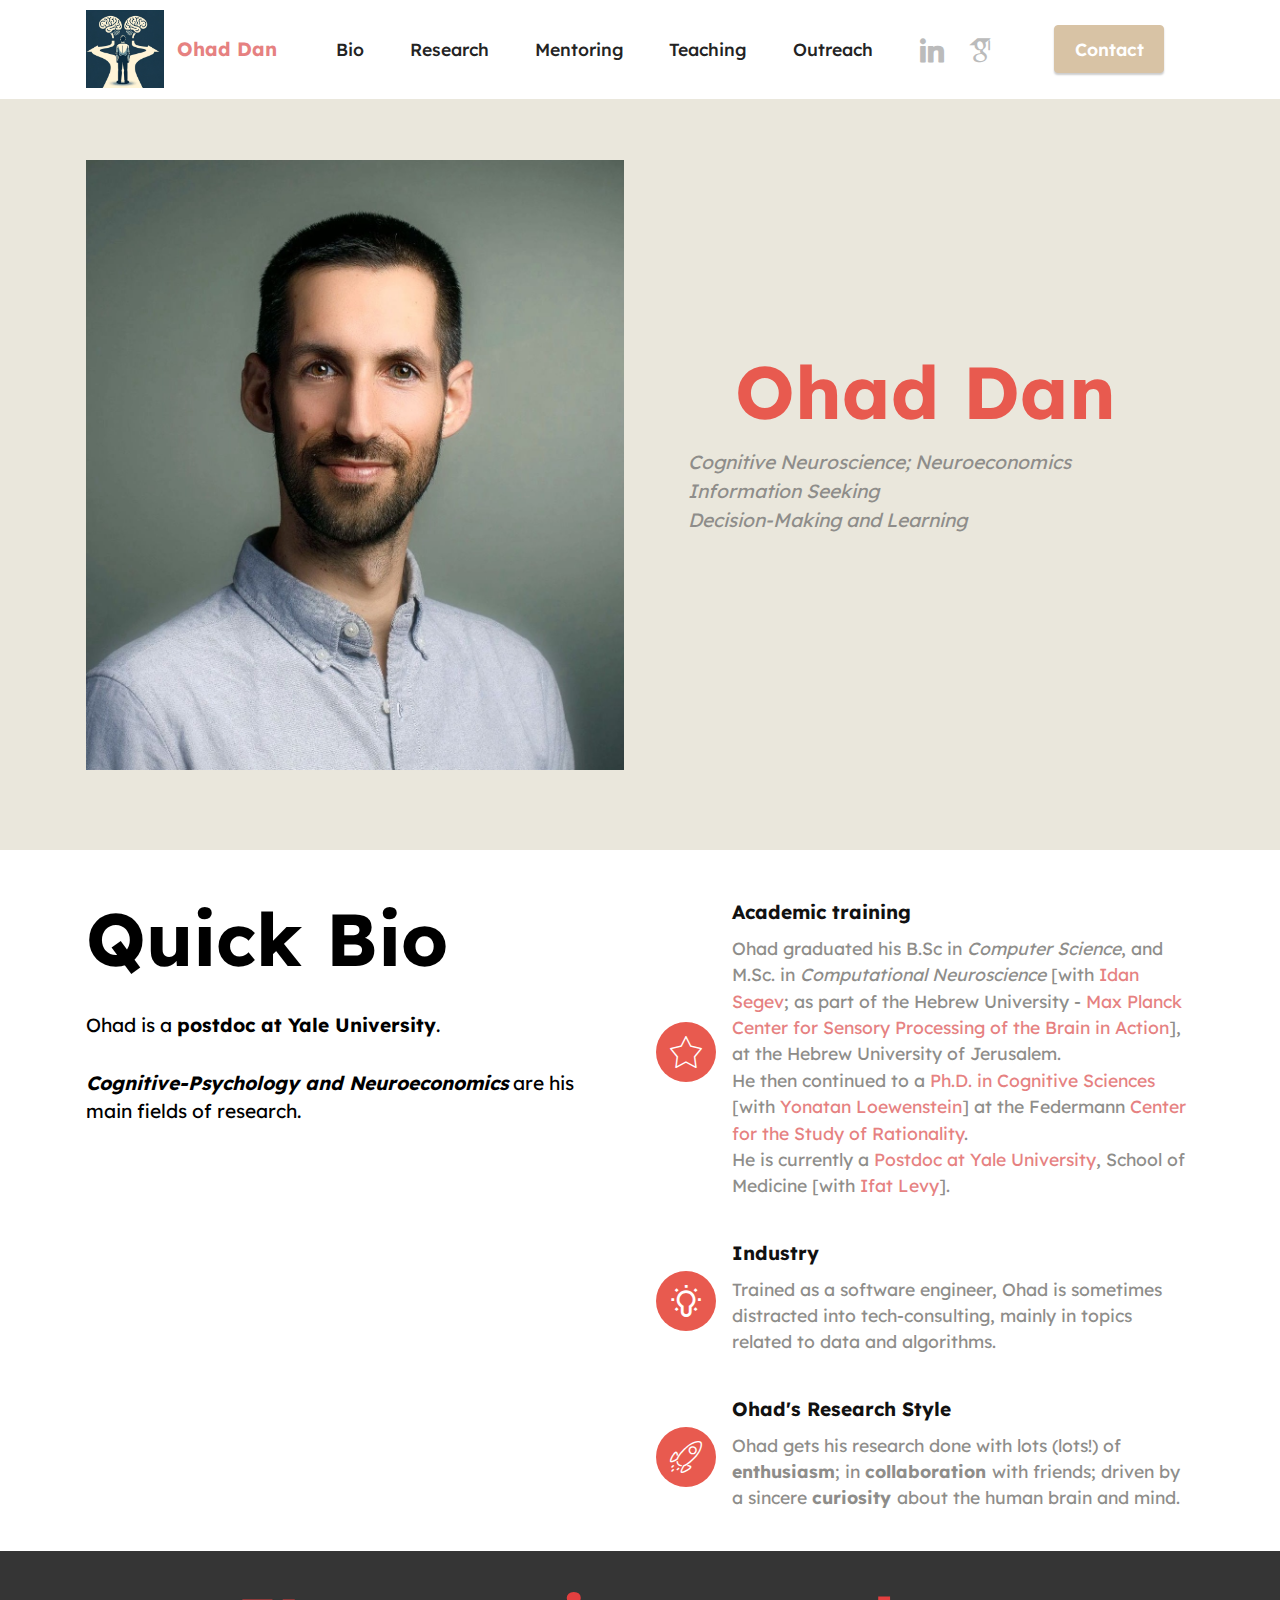
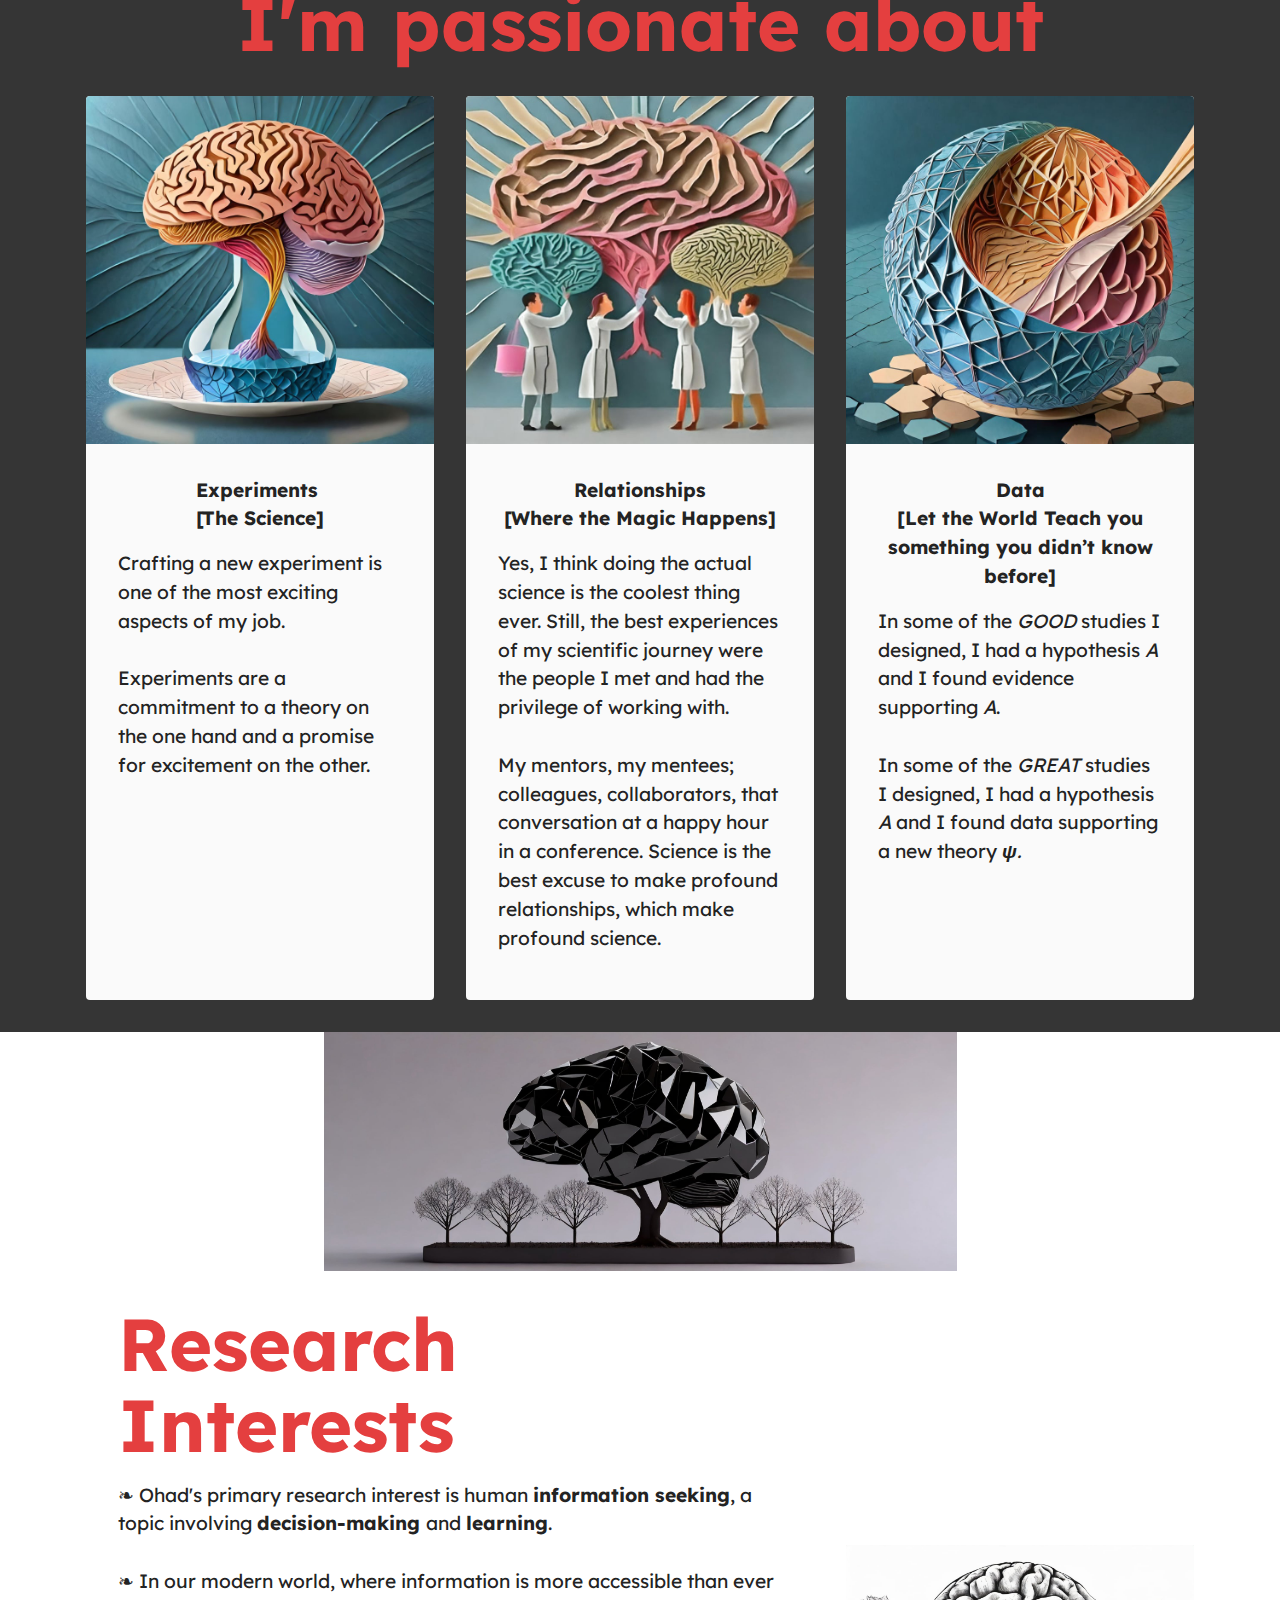
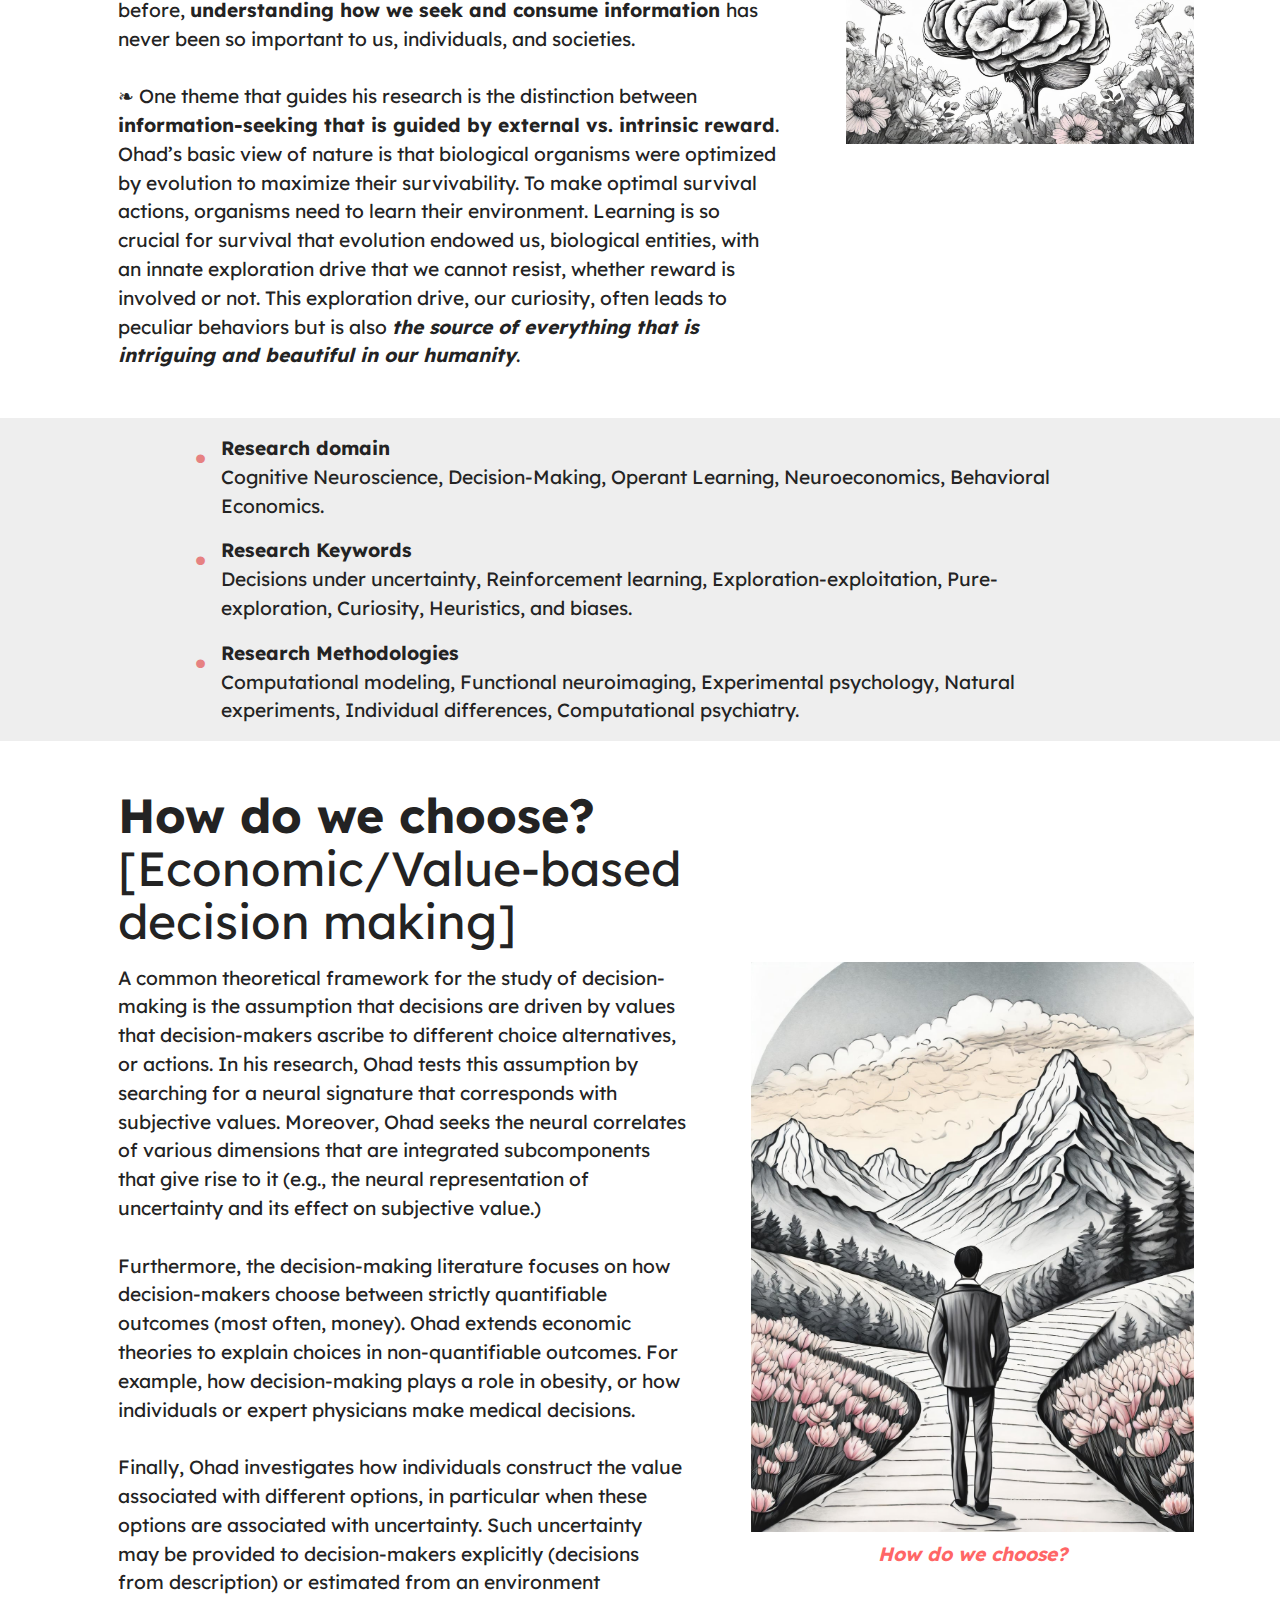
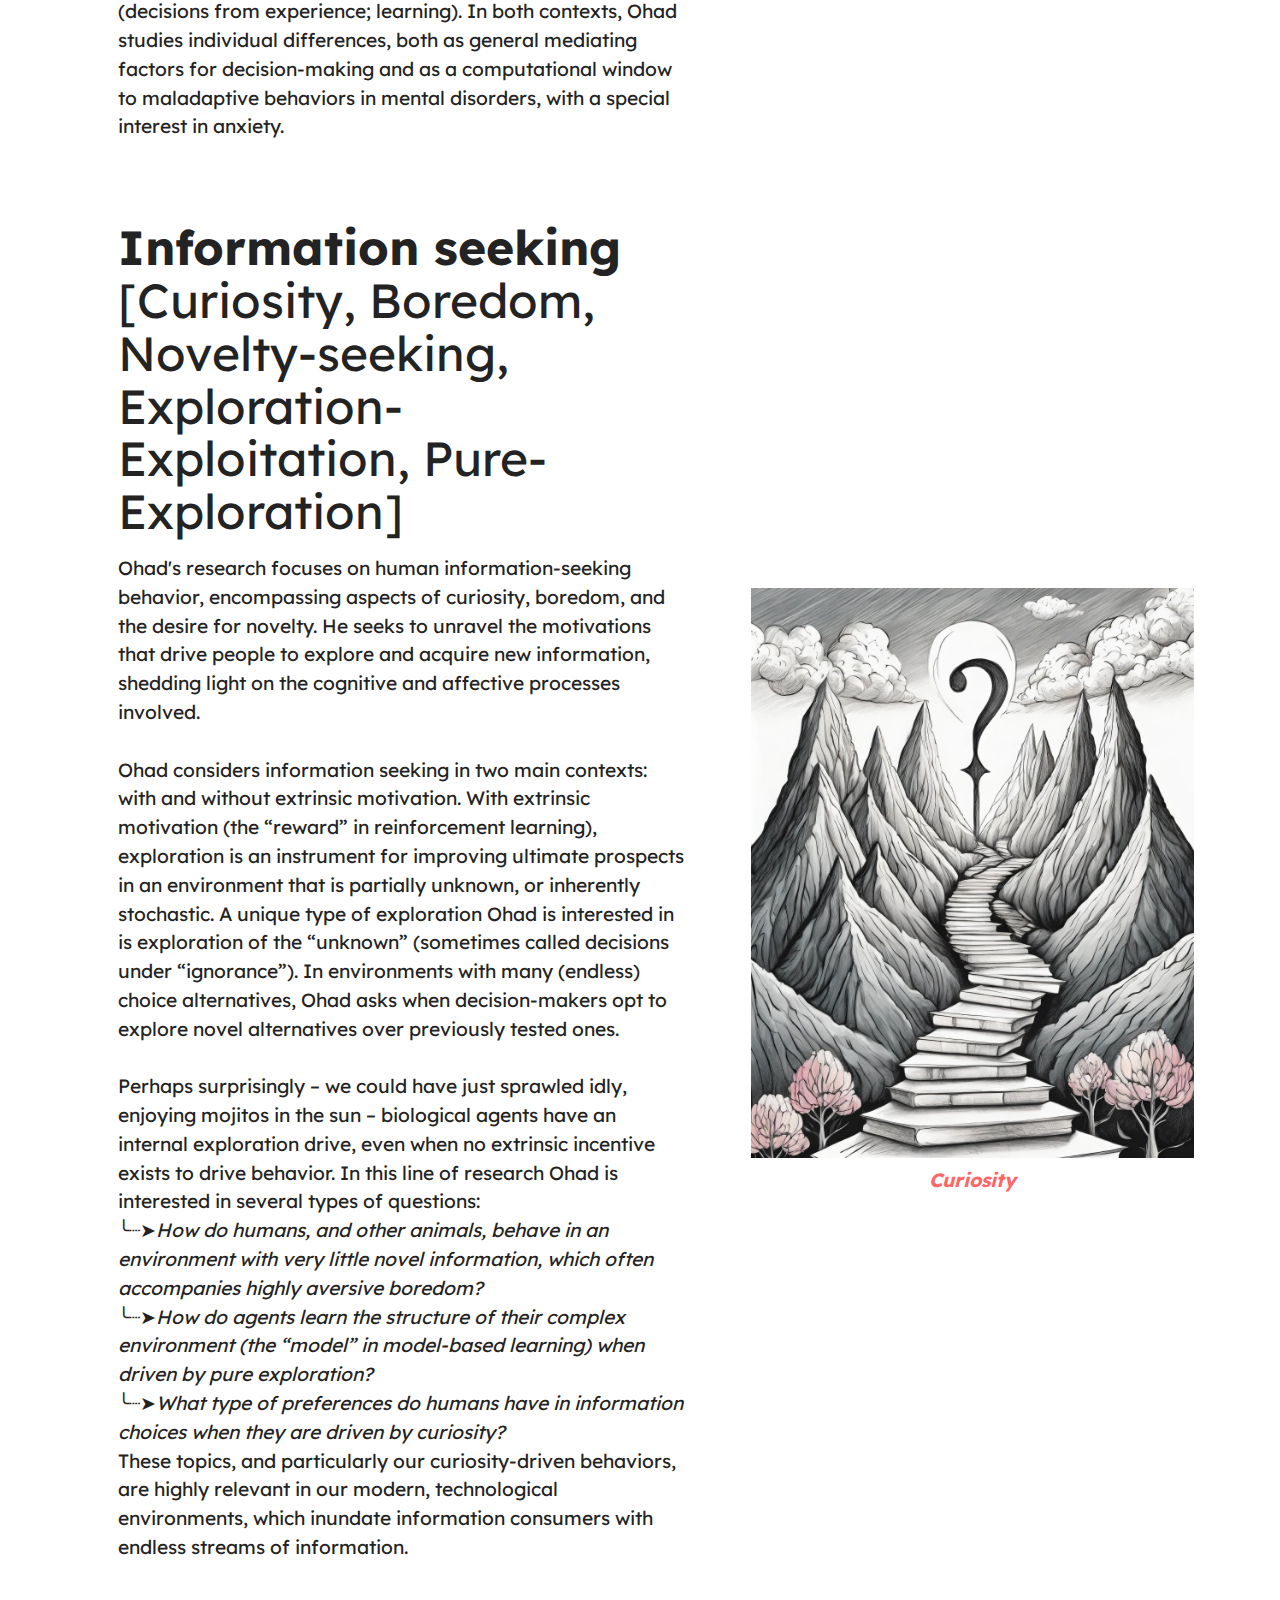
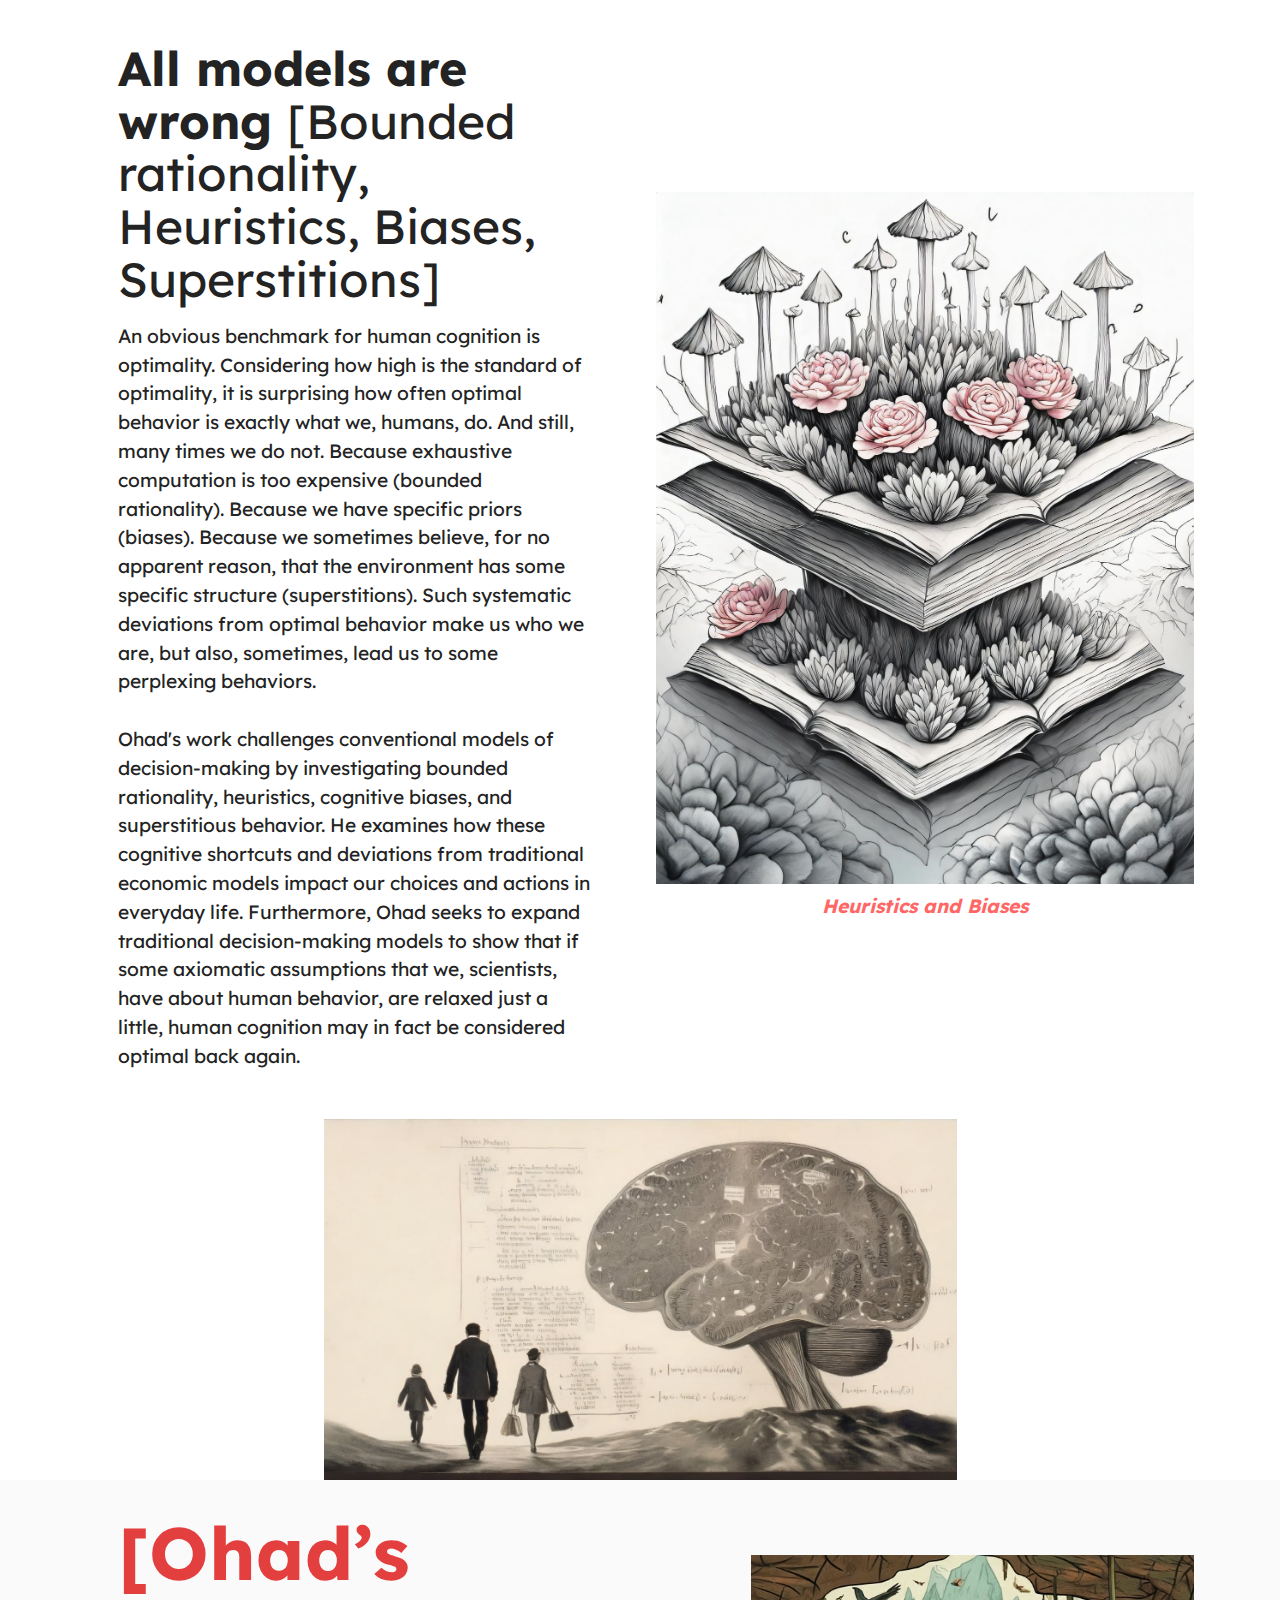
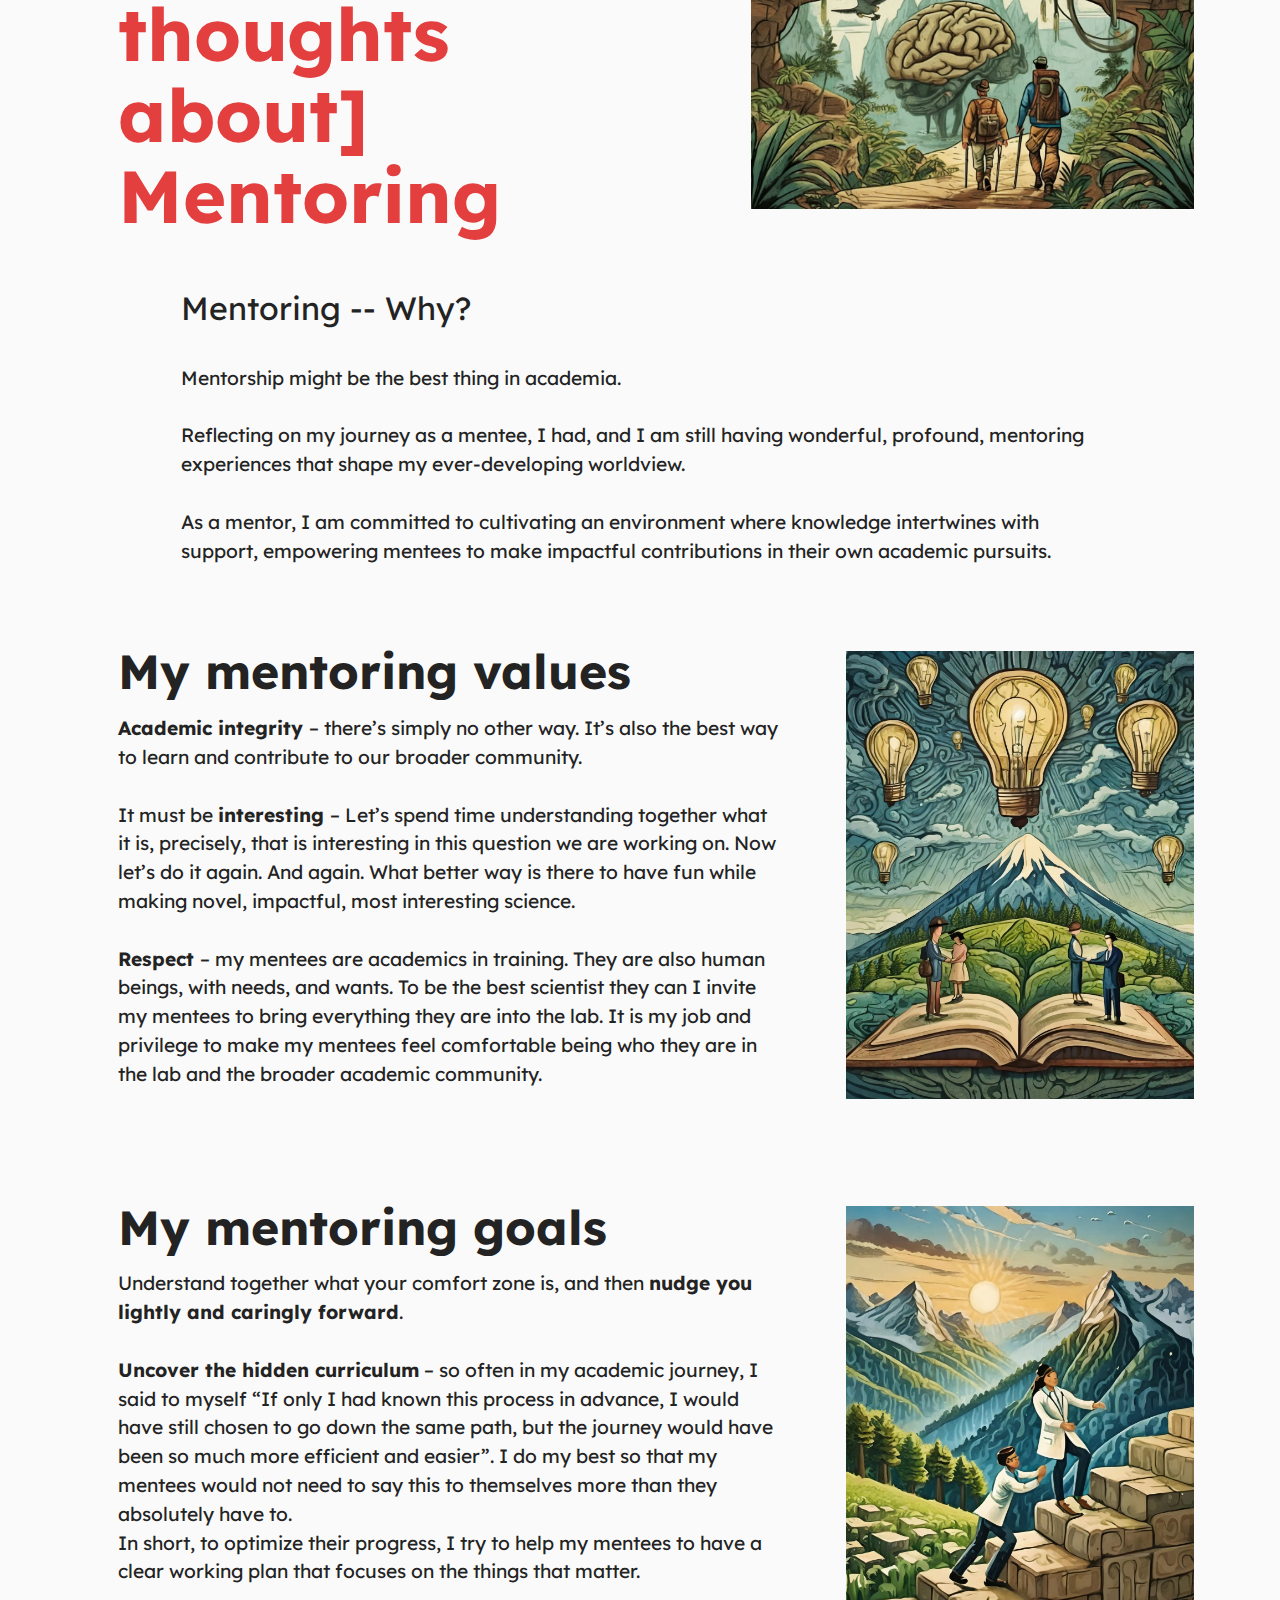
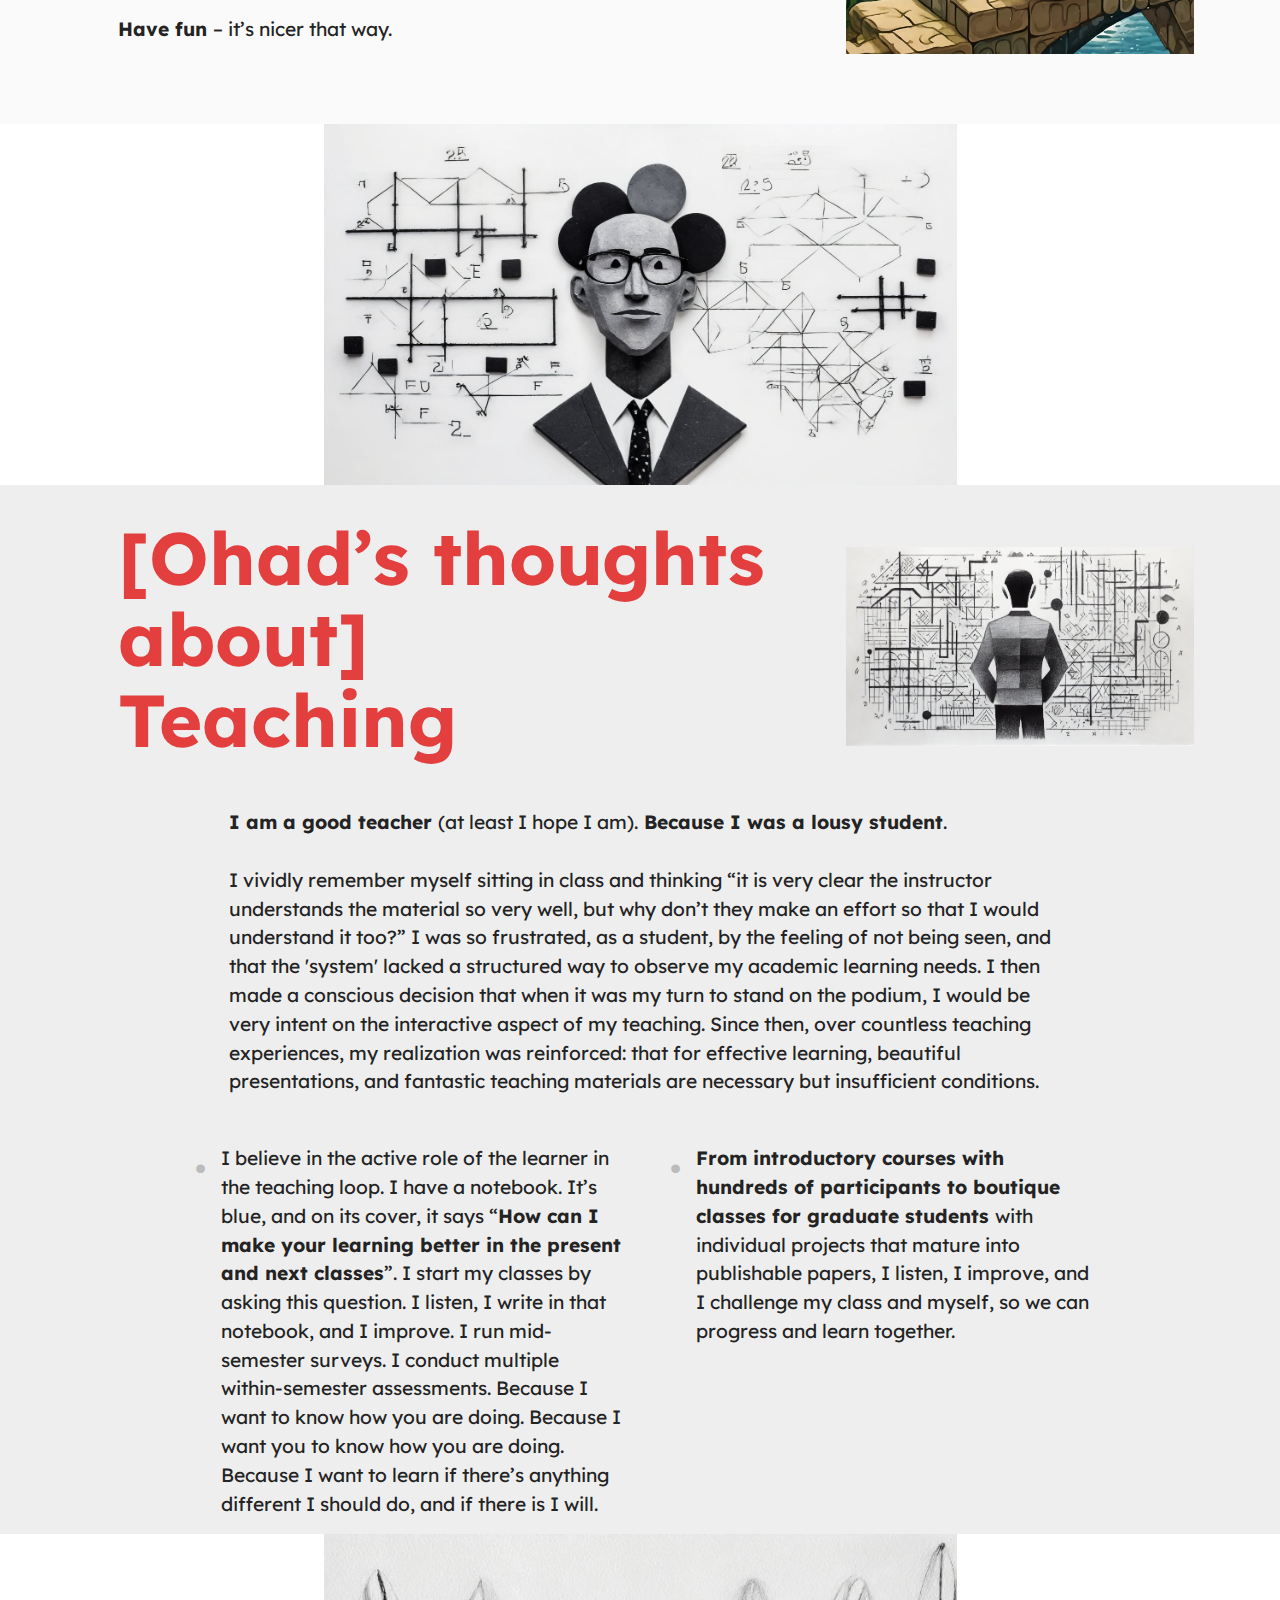
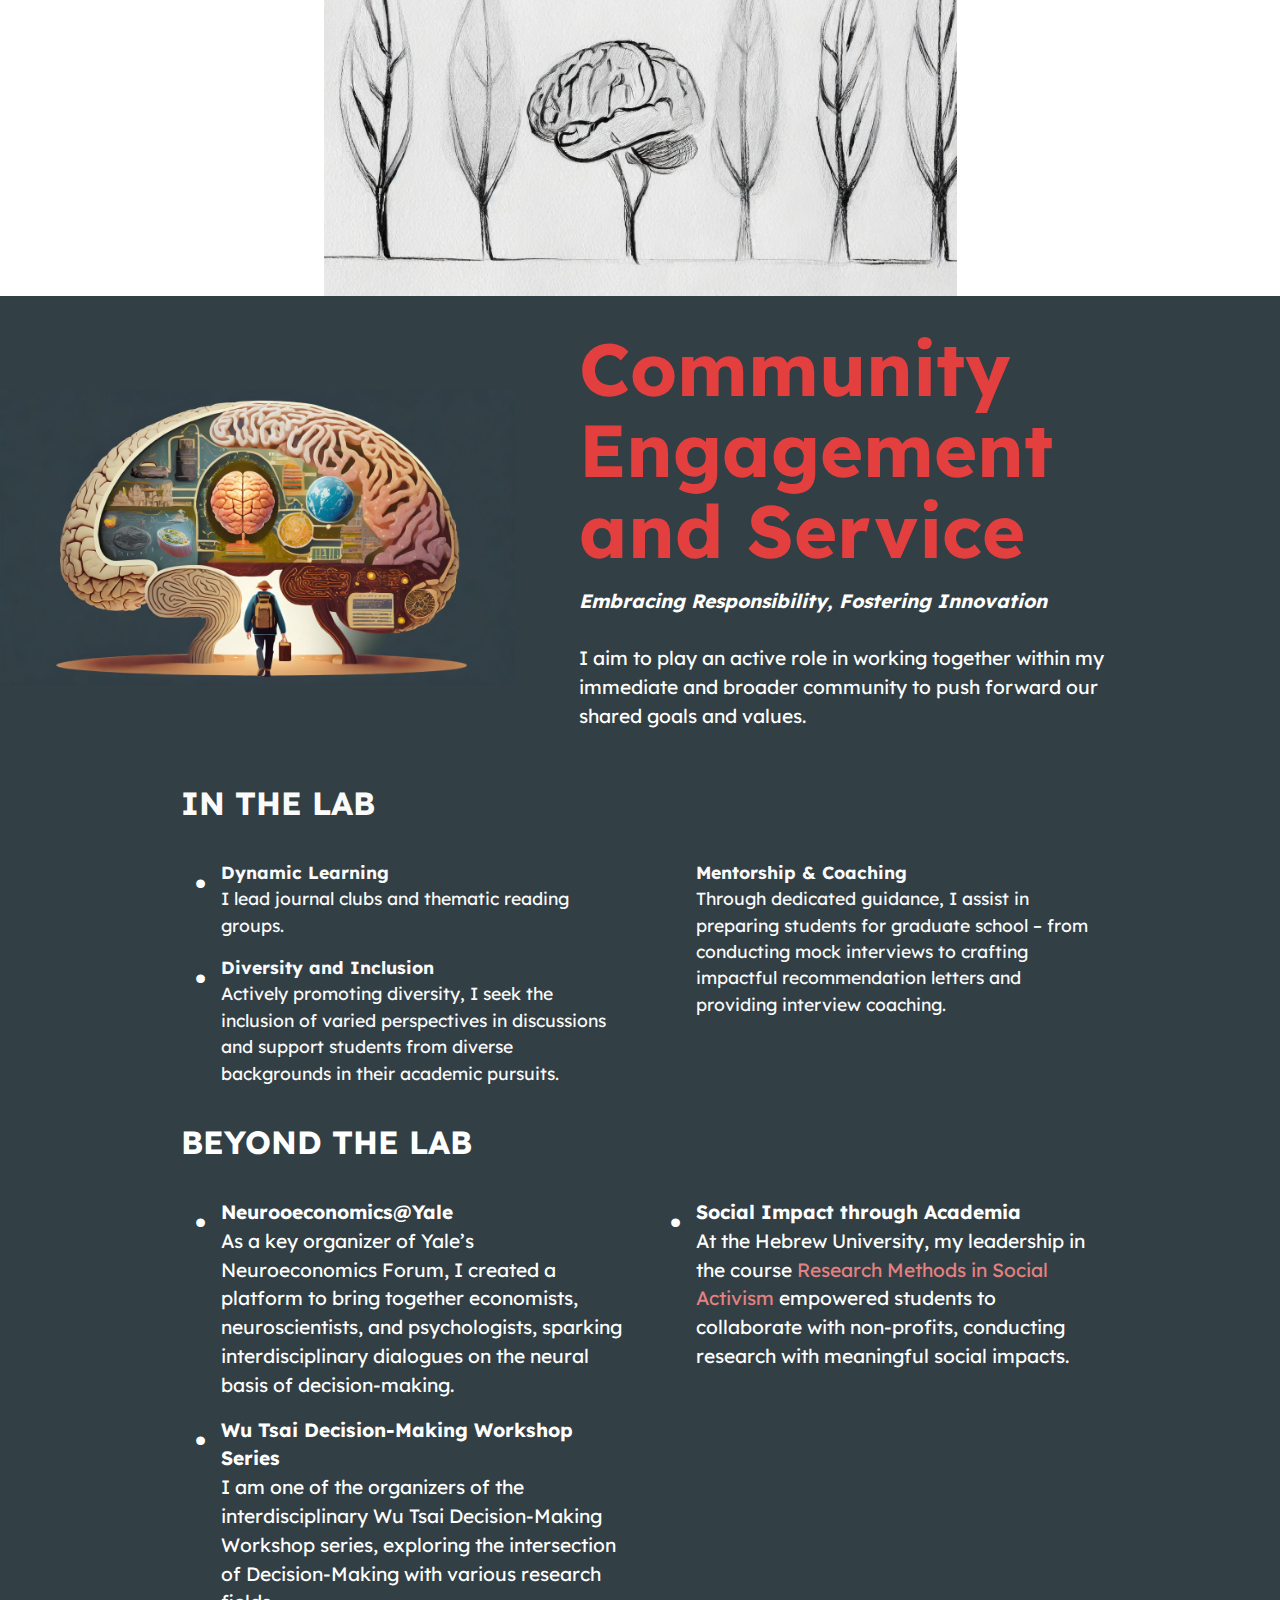
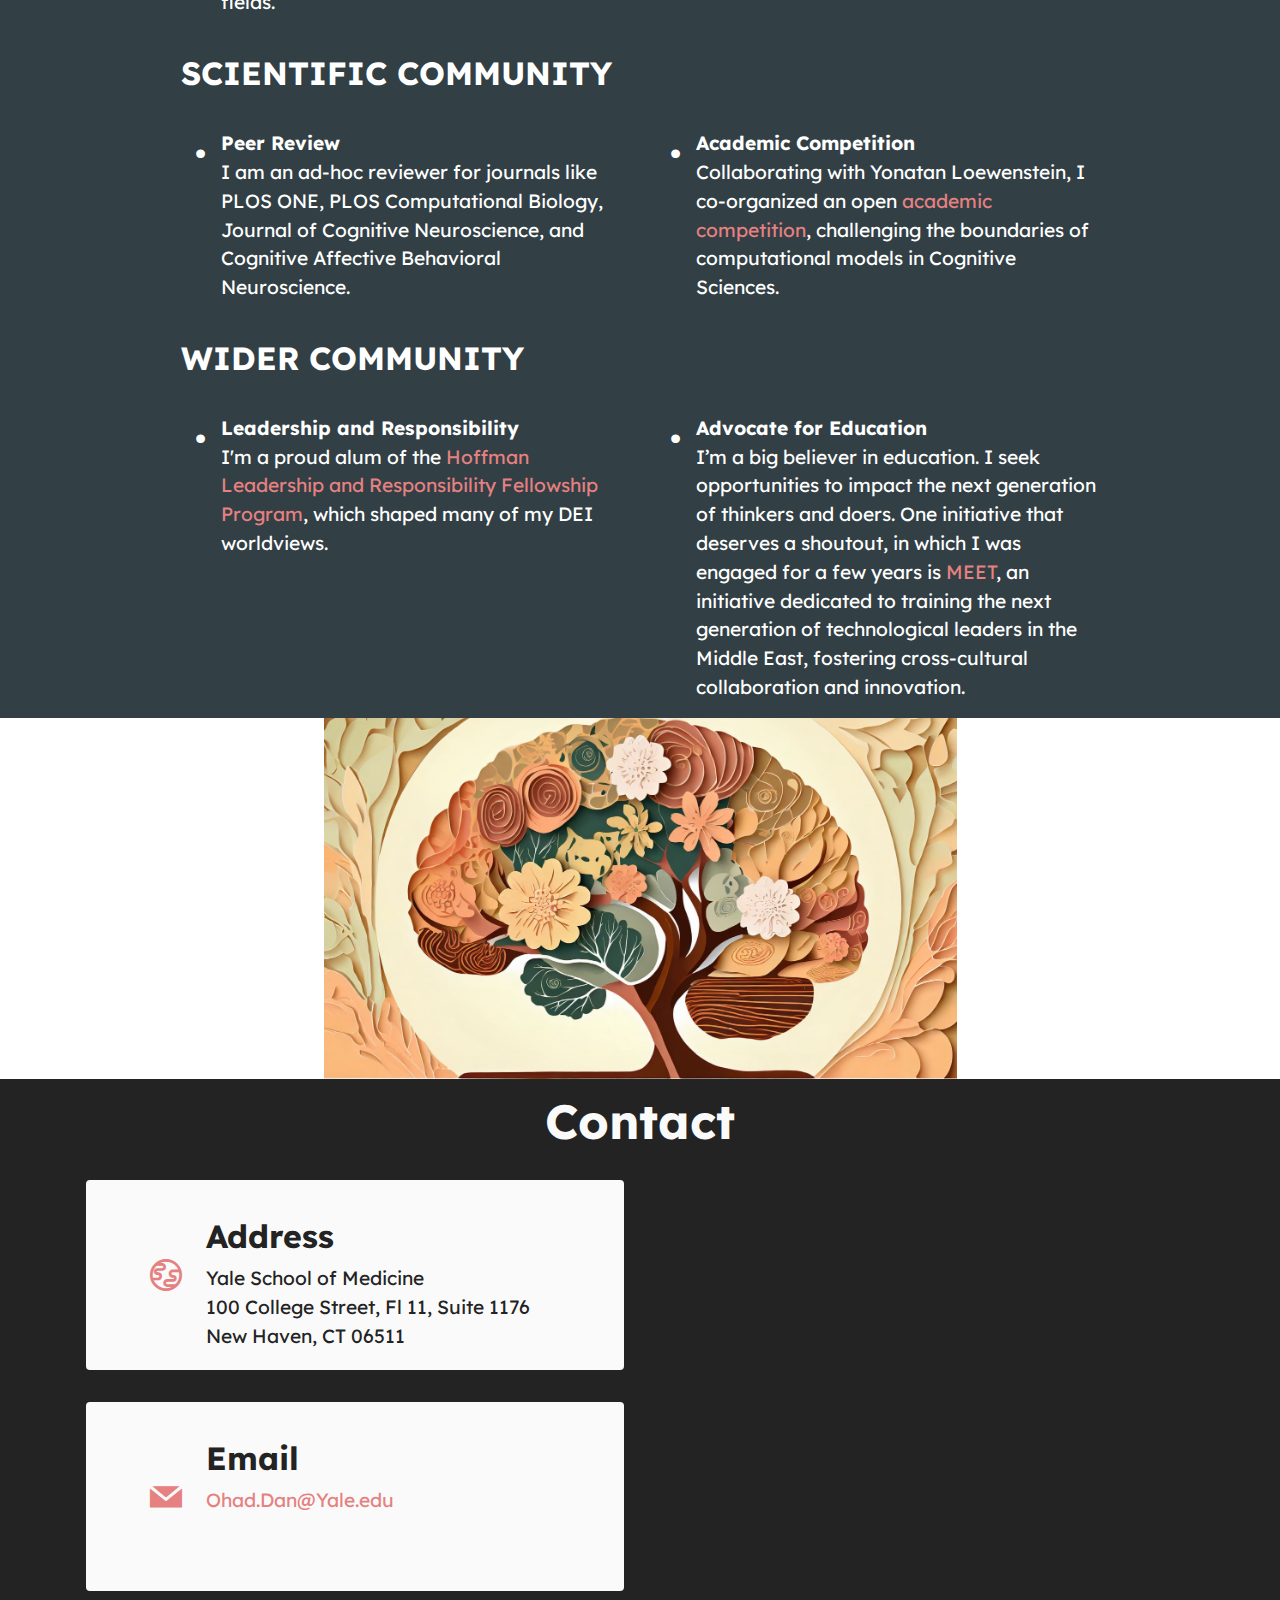
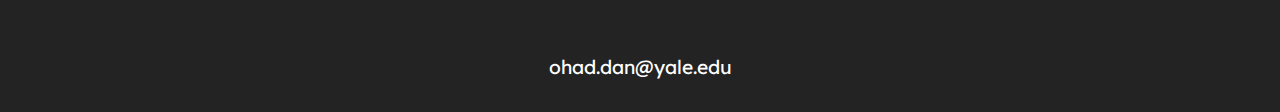
<file: index.html>
<!DOCTYPE html>
<html  >
<head>
  <!-- Site made with Mobirise Website Builder v5.9.13, https://mobirise.com -->
  <meta charset="UTF-8">
  <meta http-equiv="X-UA-Compatible" content="IE=edge">
  <meta name="generator" content="Mobirise v5.9.13, mobirise.com">
  <meta name="viewport" content="width=device-width, initial-scale=1, minimum-scale=1">
  <link rel="shortcut icon" href="assets/images/925545-99926c830a11432c9d2bb8ce30340dd9mv2.webp" type="image/x-icon">
  <meta name="description" content="">
  <script type="application/ld+json">
    {
      "@context": "https://schema.org",
      "@type": "Person",
      "name": "Ohad Dan",
      "jobTitle": "Postdoctoral Researcher",
      "affiliation": {
        "@type": "Organization",
        "name": "Yale University",
        "department": "School of Medicine"
      },
      "alumniOf": "Hebrew University of Jerusalem",
      "knowsAbout": ["Neuroscience", "Decision Making", "Curiosity", "Exploration", "Cognitive Science"],
      "url": "https://ohaddan.github.io/"
    }
  </script>
  <!-- Google tag (gtag.js) -->
<script async src="https://www.googletagmanager.com/gtag/js?id=G-YDSCG181F8"></script>
<script>
  window.dataLayer = window.dataLayer || [];
  function gtag(){dataLayer.push(arguments);}
  gtag('js', new Date());

  gtag('config', 'G-YDSCG181F8');
</script>

  <!-- Hotjar Tracking Code for https://ohaddan.github.io/ -->
<script>
    (function(h,o,t,j,a,r){
        h.hj=h.hj||function(){(h.hj.q=h.hj.q||[]).push(arguments)};
        h._hjSettings={hjid:3877574,hjsv:6};
        a=o.getElementsByTagName('head')[0];
        r=o.createElement('script');r.async=1;
        r.src=t+h._hjSettings.hjid+j+h._hjSettings.hjsv;
        a.appendChild(r);
    })(window,document,'https://static.hotjar.com/c/hotjar-','.js?sv=');
</script>
  <meta name="google-site-verification" content="OlQKPBH_n4v_BdZBJglXzwySgJCZiPhiGTxHLg3f7Nk" />

  
  
  <title>Ohad Dan</title>
  <link rel="stylesheet" href="assets/web/assets/mobirise-icons2/mobirise2.css">
  <link rel="stylesheet" href="assets/web/assets/mobirise-icons/mobirise-icons.css">
  <link rel="stylesheet" href="assets/bootstrap/css/bootstrap.min.css">
  <link rel="stylesheet" href="assets/bootstrap/css/bootstrap-grid.min.css">
  <link rel="stylesheet" href="assets/bootstrap/css/bootstrap-reboot.min.css">
  <link rel="stylesheet" href="assets/parallax/jarallax.css">
  <link rel="stylesheet" href="assets/dropdown/css/style.css">
  <link rel="stylesheet" href="assets/socicon/css/styles.css">
  <link rel="stylesheet" href="assets/theme/css/style.css">
  <link rel="preload" href="https://fonts.googleapis.com/css?family=Lexend:100,200,300,400,500,600,700,800,900&display=swap" as="style" onload="this.onload=null;this.rel='stylesheet'">
  <noscript><link rel="stylesheet" href="https://fonts.googleapis.com/css?family=Lexend:100,200,300,400,500,600,700,800,900&display=swap"></noscript>
  <link rel="preload" as="style" href="assets/mobirise/css/mbr-additional.css?v=sRua9E"><link rel="stylesheet" href="assets/mobirise/css/mbr-additional.css?v=sRua9E" type="text/css">

  
  
  
</head>
<body>
  
  <section data-bs-version="5.1" class="menu menu2 cid-sFF0ciwnEL" once="menu" id="menu2-0">
    
    <nav class="navbar navbar-dropdown navbar-fixed-top navbar-expand-lg">
        <div class="container">
            <div class="navbar-brand">
                <span class="navbar-logo">
                    
                        <a href="index.html#top"><img src="assets/images/925545-99926c830a11432c9d2bb8ce30340dd9mv2.webp" alt="Ohad Dan - Decision making in the brain" style="height: 4.9rem;"></a>
                    
                </span>
                <span class="navbar-caption-wrap"><a class="navbar-caption text-primary display-7" href="index.html#top">Ohad Dan</a></span>
            </div>
            <button class="navbar-toggler" type="button" data-toggle="collapse" data-bs-toggle="collapse" data-target="#navbarSupportedContent" data-bs-target="#navbarSupportedContent" aria-controls="navbarNavAltMarkup" aria-expanded="false" aria-label="Toggle navigation">
                <div class="hamburger">
                    <span></span>
                    <span></span>
                    <span></span>
                    <span></span>
                </div>
            </button>
            <div class="collapse navbar-collapse" id="navbarSupportedContent">
                <ul class="navbar-nav nav-dropdown" data-app-modern-menu="true"><li class="nav-item"><a class="nav-link link text-black text-primary display-4" href="index.html#features13-2">Bio</a></li><li class="nav-item"><a class="nav-link link text-black text-primary display-4" href="index.html#image2-11">Research</a></li>
                    <li class="nav-item"><a class="nav-link link text-black text-primary display-4" href="index.html#image2-13">Mentoring</a>
                    </li><li class="nav-item"><a class="nav-link link text-black text-primary display-4" href="index.html#image2-v">Teaching</a></li><li class="nav-item"><a class="nav-link link text-black text-primary display-4" href="index.html#image1-k">Outreach</a></li></ul>
                <div class="icons-menu">
                    <a class="iconfont-wrapper" href="https://www.linkedin.com/in/ohad-dan/" target="_blank">
                        <span class="p-2 mbr-iconfont socicon-linkedin socicon"></span>
                    </a>
                    <a class="iconfont-wrapper" href="https://scholar.google.com/citations?hl=en&user=xExLloIAAAAJ" target="_blank">
                        <span class="p-2 mbr-iconfont socicon-googlescholar socicon"></span>
                    </a>
                    
                    
                </div>
                <div class="navbar-buttons mbr-section-btn"><a class="btn btn-secondary display-4" href="index.html#contacts3-n">
                        Contact</a></div>
            </div>
        </div>
    </nav>
</section>

<section data-bs-version="5.1" class="header11 cid-sFF0SGinka" id="header11-1">

    

    

    <div class="container">
        <div class="row justify-content-center">
            <div class="col-12 col-md-6 image-wrapper">
                <img class="w-100" src="assets/images/925545-4e7557c0f2654e718600e9ceca4c1c92mv2-1212x1360.jpeg" alt="Ohad Da">
            </div>
            <div class="col-12 col-md">
                <div class="text-wrapper text-center">
                    <h1 class="mbr-section-title mbr-fonts-style mb-3 display-1">
                        <strong>
</strong><div><strong>Ohad Dan</strong><br></div></h1>
                    <p class="mbr-text mbr-fonts-style display-7"><em>Cognitive Neuroscience; Neuroeconomics</em><br><em>Information Seeking</em><br><em>Decision-Making and Learning<br></em><br></p>
                    
                </div>
            </div>
        </div>
    </div>
</section>
  
<!-- job market section
  <section data-bs-version="5.1" class="content5 cid-u7FGVVgQch" id="content5-14" style="background-color: #FFB6C1;">  
    <div class="container">
        <div class="row justify-content-center">
            <div class="col-md-12 col-lg-11">
                
                
                <p class="mbr-text mbr-fonts-style display-7"><strong>Job Market 2024-2025</strong>: I am entering the job market for academic positions in the 2024-2025 cycle. Should you have, or know of, an opening that aligns with my expertise, I would be happy to connect!<br></p>
            </div>
        </div>
    </div>
</section>
  -->
  
<section data-bs-version="5.1" class="features12 cid-sFF3eJNZDT" id="features13-2">

    
    
    <div class="container">
        <div class="row justify-content-center">
            <div class="col-12 col-lg-6">
                <div class="card-wrapper">
                    <div class="card-box align-left">
                        <h4 class="card-title mbr-fonts-style mb-4 display-1"><strong>Quick Bio</strong></h4>
                        <p class="mbr-text mbr-fonts-style mb-4 display-7">Ohad is a <strong>postdoc at Yale University</strong>.<br><br><em><strong>Cognitive-Psychology and Neuroeconomics</strong></em> are his main fields of research.</p>
                        
                    </div>
                </div>
            </div>
            <div class="col-12 col-lg-6">
                <div class="item mbr-flex">
                    <div class="icon-box">
                        <span class="mbr-iconfont mbri-star"></span>
                    </div>
                    <div class="text-box">
                        <h4 class="icon-title mbr-black mbr-fonts-style display-7">
                            <strong>Academic training</strong></h4>
                        <h5 class="icon-text mbr-black mbr-fonts-style display-4">Ohad graduated his B.Sc in <em>Computer Science</em>, and M.Sc. in <em>Computational Neuroscience </em>[with <a href="https://elsc.huji.ac.il/people-directory/faculty-members/idan-segev/" class="text-primary" target="_blank">Idan Segev</a>; as part of the Hebrew University - <a href="https://www.mpg.de/6778953/max_planck_center_in_jerusalem_inaugurated" class="text-primary" target="_blank">Max Planck Center for Sensory Processing of the Brain in Action</a>], at the Hebrew University of Jerusalem.<br> He then continued to a&nbsp;<a href="https://ohaddan.weebly.com" class="text-primary" target="_blank">Ph.D. in </a><em><a href="https://ohaddan.weebly.com" class="text-primary" target="_blank">Cognitive Sciences</a></em> [with <a href="https://elsc.huji.ac.il/people-directory/faculty-members/yonatan-loewenstein/" class="text-primary" target="_blank">Yonatan Loewenstein</a>] at the Federmann <a href="https://ratio.huji.ac.il/" class="text-primary" target="_blank">Center for the Study of Rationality</a>. <br>He is currently a <a href="https://medicine.yale.edu/profile/ohad-dan/" class="text-primary" target="_blank">Postdoc at Yale University</a>, School of Medicine [with <a href="https://medicine.yale.edu/profile/ifat-levy/" class="text-primary" target="_blank">Ifat Levy</a>].</h5>
                    </div>
                </div>
                <div class="item mbr-flex">
                    <div class="icon-box">
                        <span class="mbr-iconfont mobi-mbri-idea mobi-mbri"></span>
                    </div>
                    <div class="text-box">
                        <h4 class="icon-title mbr-black mbr-fonts-style display-7">
                            <strong>Industry</strong></h4>
                        <h5 class="icon-text mbr-black mbr-fonts-style display-4">Trained as a software engineer, Ohad is sometimes distracted into tech-consulting, mainly in topics related to data and algorithms.</h5>
                    </div>
                </div>
                <div class="item mbr-flex">
                    <div class="icon-box">
                        <span class="mbr-iconfont mbri-rocket"></span>
                    </div>
                    <div class="text-box">
                        <h4 class="icon-title mbr-black mbr-fonts-style display-7"><strong>Ohad's Research Style</strong></h4>
                        <h5 class="icon-text mbr-black mbr-fonts-style display-4">Ohad gets his research done with lots (lots!) of <strong>enthusiasm</strong>; in <strong>collaboration </strong>with friends; driven by a sincere <strong>curiosity </strong>about the human brain and mind.</h5>
                    </div>
                </div>
            </div>
        </div>
    </div>
</section>

<section data-bs-version="5.1" class="features3 cid-u1JYRb44Xg" id="features3-5">
    
    
    <div class="container">
        <div class="mbr-section-head">
            <h4 class="mbr-section-title mbr-fonts-style align-center mb-0 display-1">
                <strong>I'm passionate about</strong></h4>
            
        </div>
        <div class="row mt-4">
            <div class="item features-image сol-12 col-md-6 col-lg-4">
                <div class="item-wrapper">
                    <div class="item-img">
                        <img src="assets/images/firefly-experiment-optimistic-theme-science-brain-84494-816x816.jpg" alt="Ohad Dan - Experiments">
                    </div>
                    <div class="item-content">
                        <h5 class="item-title mbr-fonts-style display-7"><strong>Experiments&nbsp;</strong><br><strong>[The Science]</strong></h5>
                        
                        <p class="mbr-text mbr-fonts-style mt-3 display-7">Crafting a new experiment is one of the most exciting aspects of my job. &nbsp;<br><br>Experiments are a commitment to a theory on the one hand and a promise for excitement on the other.&nbsp;</p>
                    </div>
                    
                </div>
            </div>
            <div class="item features-image сol-12 col-md-6 col-lg-4">
                <div class="item-wrapper">
                    <div class="item-img">
                        <img src="assets/images/firefly-relationships-happy-scientists-working-as-a-group-optimistic-theme-science-brain-28484-816x816.jpg" alt="Ohad Dan - Relationships ">
                    </div>
                    <div class="item-content">
                        <h5 class="item-title mbr-fonts-style display-7"><strong>Relationships</strong><br><strong>[Where the Magic Happens]</strong></h5>
                        
                        <p class="mbr-text mbr-fonts-style mt-3 display-7">Yes, I think doing the actual science is the coolest thing ever. Still, the best experiences of my scientific journey were the people I met and had the privilege of working with. <br><br>My mentors, my mentees; colleagues, collaborators, that conversation at a happy hour in a conference. Science is the best excuse to make profound relationships, which make profound science.&nbsp;<br></p>
                    </div>
                    
                </div>
            </div>
            <div class="item features-image сol-12 col-md-6 col-lg-4">
                <div class="item-wrapper">
                    <div class="item-img">
                        <img src="assets/images/firefly-big-data-computational-math-calculation-84494-816x816.jpg" alt="Ohad Dan - Data">
                    </div>
                    <div class="item-content">
                        <h5 class="item-title mbr-fonts-style display-7"><strong>Data</strong><br><strong>[Let the World Teach you something you didn’t know before]</strong></h5>
                        
                        <p class="mbr-text mbr-fonts-style mt-3 display-7">In some of the <em>GOOD&nbsp;</em>studies I designed, I had a hypothesis <em>A</em> and I found evidence supporting&nbsp;<em>A</em>. <br><br>In some of the <em>GREAT </em>studies I designed, I had a hypothesis <em>A</em> and I found data supporting a new theory&nbsp;<em><strong>ψ</strong>.</em><br></p>
                    </div>
                    
                </div>
            </div>
        </div>
    </div>
</section>

<section data-bs-version="5.1" class="image3 cid-u1JV0WuXAo mbr-parallax-background" id="image3-4">
    

    
    <div class="mbr-overlay" style="opacity: 0.3; background-color: rgb(255, 255, 255);">
    </div>

    <div class="container">
        <div class="row justify-content-center">
            <div class="col-12 col-lg-7">
                <div class="image-wrapper">
                    <img src="assets/images/firefly-a-long-strip-of-trees-one-of-the-trees-off-center-is-a-tree-made-of-a-human-brain-40856-2136x1221.jpeg" alt="Research">
                    
                </div>
            </div>
        </div>
    </div>
</section>

<section data-bs-version="5.1" class="image2 cid-u2ZrML1Dkl" id="image2-11">
    

    
    

    <div class="container">
        <div class="row align-items-center">
            <div class="col-12 col-lg-4">
                <div class="image-wrapper">
                    <img src="assets/images/firefly-a-field-of-flowers-in-it-there-is-a-human-brain-optical-illlusion-40856-1256x718.jpg" alt="Research">
                    
                </div>
            </div>
            <div class="col-12 col-lg">
                <div class="text-wrapper">
                    <h3 class="mbr-section-title mbr-fonts-style mb-3 display-1"><strong>Research Interests</strong></h3>
                    <p class="mbr-text mbr-fonts-style display-7">❧ Ohad's primary research interest is human <strong>information seeking</strong>, a topic involving <strong>decision-making </strong>and <strong>learning</strong>.
<br>
<br>❧ In our modern world, where information is more accessible than ever before, <strong>understanding how we seek and consume information </strong>has never been so important to us, individuals, and societies.
<br>
<br>❧ One theme that guides his research is the distinction between <strong>information-seeking that is guided by external vs. intrinsic reward</strong>. Ohad’s basic view of nature is that biological organisms were optimized by evolution to maximize their survivability. To make optimal survival actions, organisms need to learn their environment. Learning is so crucial for survival that evolution endowed us, biological entities, with an innate exploration drive that we cannot resist, whether reward is involved or not. This exploration drive, our curiosity, often leads to peculiar behaviors but is also <strong><em>the source of everything that is intriguing and beautiful in our humanity</em></strong>.</p>
                </div>
            </div>
        </div>
    </div>
</section>

<section data-bs-version="5.1" class="content14 cid-u2ZemX1Ke7" id="content14-q">
    

    
    
    
    <div class="container">
        <div class="row justify-content-center">
            <div class="col-md-12 col-lg-10">
                    
                <ul class="list mbr-fonts-style display-7">
                    <li><strong>Research domain</strong><br>Cognitive Neuroscience, Decision-Making, Operant Learning, Neuroeconomics, Behavioral Economics.</li>
                    <li><strong>Research Keywords</strong><br>Decisions under uncertainty, Reinforcement learning, Exploration-exploitation, Pure-exploration, Curiosity, Heuristics, and biases.</li>
                    <li><strong>Research Methodologies&nbsp;</strong><br>Computational modeling, Functional neuroimaging, Experimental psychology, Natural experiments, Individual differences, Computational psychiatry.</li>
                </ul>
            </div>
        </div>
    </div>
</section>

<section data-bs-version="5.1" class="image2 cid-u1QfffkJXR" id="image2-8">
    

    
    

    <div class="container">
        <div class="row align-items-center">
            <div class="col-12 col-lg-5">
                <div class="image-wrapper">
                    <img src="assets/images/firefly-an-abstract-person-seen-from-back-deliberating-which-path-to-take-50913-1256x1615.jpg" alt="Ohad Dan - Research Interest - How do we choose?">
                    <p class="mbr-description mbr-fonts-style mt-2 align-center display-7"><strong><em>
                        How do we choose?</em></strong></p>
                </div>
            </div>
            <div class="col-12 col-lg">
                <div class="text-wrapper">
                    <h3 class="mbr-section-title mbr-fonts-style mb-3 display-2"><strong>How do we choose? </strong>[Economic/Value-based decision making]</h3>
                    <p class="mbr-text mbr-fonts-style display-7">A common theoretical framework for the study of decision-making is the assumption that decisions are driven by values that decision-makers ascribe to different choice alternatives, or actions. In his research, Ohad tests this assumption by searching for a neural signature that corresponds with subjective values. Moreover, Ohad seeks the neural correlates of various dimensions that are integrated subcomponents that give rise to it (e.g., the neural representation of uncertainty and its effect on subjective value.)<br> 
<br>Furthermore, the decision-making literature focuses on how decision-makers choose between strictly quantifiable outcomes (most often, money). Ohad extends economic theories to explain choices in non-quantifiable outcomes. For example, how decision-making plays a role in obesity, or how individuals or expert physicians make medical decisions.<br> 
<br>Finally, Ohad investigates how individuals construct the value associated with different options, in particular when these options are associated with uncertainty. Such uncertainty may be provided to decision-makers explicitly (decisions from description) or estimated from an environment (decisions from experience; learning). In both contexts, Ohad studies individual differences, both as general mediating factors for decision-making and as a computational window to maladaptive behaviors in mental disorders, with a special interest in anxiety.&nbsp;&nbsp;<br></p>
                </div>
            </div>
        </div>
    </div>
</section>

<section data-bs-version="5.1" class="image2 cid-u1QGmFoznk" id="image2-a">
    

    
    

    <div class="container">
        <div class="row align-items-center">
            <div class="col-12 col-lg-5">
                <div class="image-wrapper">
                    <img src="assets/images/firefly-a-pathway-leading-through-a-fantastical-landscape-of-towering-book-stacks-and-digital-tablet-1-1036x1332.jpg" alt="Ohad Dan - Research Interest - How do we choose?">
                    <p class="mbr-description mbr-fonts-style mt-2 align-center display-7"><strong><em>
                        Curiosity</em></strong></p>
                </div>
            </div>
            <div class="col-12 col-lg">
                <div class="text-wrapper">
                    <h3 class="mbr-section-title mbr-fonts-style mb-3 display-2"><strong>Information seeking </strong>[Curiosity, Boredom, Novelty-seeking, Exploration-Exploitation, Pure-Exploration]</h3>
                    <p class="mbr-text mbr-fonts-style display-7">Ohad's research focuses on human information-seeking behavior, encompassing aspects of curiosity, boredom, and the desire for novelty. He seeks to unravel the motivations that drive people to explore and acquire new information, shedding light on the cognitive and affective processes involved.<br>
<br>Ohad considers information seeking in two main contexts: with and without extrinsic motivation. With extrinsic motivation (the “reward” in reinforcement learning), exploration is an instrument for improving ultimate prospects in an environment that is partially unknown, or inherently stochastic. A unique type of exploration Ohad is interested in is exploration of the “unknown” (sometimes called decisions under “ignorance”). In environments with many (endless) choice alternatives, Ohad asks when decision-makers opt to explore novel alternatives over previously tested ones.<br> 
<br>Perhaps surprisingly – we could have just sprawled idly, enjoying mojitos in the sun – biological agents have an internal exploration drive, even when no extrinsic incentive exists to drive behavior. In this line of research Ohad is interested in several types of questions:&nbsp;<br>╰┈➤<em>How do humans, and other animals, behave in an environment with very little novel information, which often accompanies highly aversive boredom? <br></em>╰┈➤<em>How do agents learn the structure of their complex environment (the “model” in model-based learning) when driven by pure exploration?</em><br>╰┈➤<em>What type of preferences do humans have in information choices when they are driven by curiosity? </em><br>These topics, and particularly our curiosity-driven behaviors, are highly relevant in our modern, technological environments, which inundate information consumers with endless streams of information.&nbsp;&nbsp;<br></p>
                </div>
            </div>
        </div>
    </div>
</section>

<section data-bs-version="5.1" class="image2 cid-u1QHXGWWiF" id="image2-c">
    

    
    

    <div class="container">
        <div class="row align-items-center">
            <div class="col-12 col-lg-6">
                <div class="image-wrapper">
                    <img src="assets/images/firefly-mathematical-model-heuristics-and-biases-abstract-12977-1256x1615.jpg" alt="Ohad Dan - Research Interest - Heuristics and biases">
                    <p class="mbr-description mbr-fonts-style mt-2 align-center display-7"><strong><em>
                        Heuristics and Biases</em></strong></p>
                </div>
            </div>
            <div class="col-12 col-lg">
                <div class="text-wrapper">
                    <h3 class="mbr-section-title mbr-fonts-style mb-3 display-2"><strong>All models are wrong </strong>[Bounded rationality, Heuristics, Biases, Superstitions]</h3>
                    <p class="mbr-text mbr-fonts-style display-7">An obvious benchmark for human cognition is optimality. Considering how high is the standard of optimality, it is surprising how often optimal behavior is exactly what we, humans, do. And still, many times we do not. Because exhaustive computation is too expensive (bounded rationality). Because we have specific priors (biases). Because we sometimes believe, for no apparent reason, that the environment has some specific structure (superstitions). Such systematic deviations from optimal behavior make us who we are, but also, sometimes, lead us to some perplexing behaviors. 
<br><br>Ohad's work challenges conventional models of decision-making by investigating bounded rationality, heuristics, cognitive biases, and superstitious behavior. He examines how these cognitive shortcuts and deviations from traditional economic models impact our choices and actions in everyday life. Furthermore, Ohad seeks to expand traditional decision-making models to show that if some axiomatic assumptions that we, scientists, have about human behavior, are relaxed just a little, human cognition may in fact be considered optimal back again.&nbsp;&nbsp;<br></p>
                </div>
            </div>
        </div>
    </div>
</section>

<section data-bs-version="5.1" class="image3 cid-u1QU8q4mdO mbr-parallax-background" id="image3-f">
    

    
    <div class="mbr-overlay" style="opacity: 0.3; background-color: rgb(255, 255, 255);">
    </div>

    <div class="container">
        <div class="row justify-content-center">
            <div class="col-12 col-lg-7">
                <div class="image-wrapper">
                    <img src="assets/images/firefly-math-equations-exploration-expedition-walking-inside-a-huge-human-brain-8773-1476x843.jpg" alt="Ohad Dan - Mentoring">
                    
                </div>
            </div>
        </div>
    </div>
</section>

<section data-bs-version="5.1" class="image2 cid-u2Zt5slCzj" id="image2-13">
    

    
    

    <div class="container">
        <div class="row align-items-center">
            <div class="col-12 col-lg-5">
                <div class="image-wrapper">
                    <img src="assets/images/firefly-expedition-exploring-walking-inside-a-cave-the-cave-is-a-huge-brain-adventure-fiction-9658-1256x718.jpg" alt="Mentoring">
                    
                </div>
            </div>
            <div class="col-12 col-lg">
                <div class="text-wrapper">
                    <h3 class="mbr-section-title mbr-fonts-style mb-3 display-1"><strong>[Ohad’s thoughts about] 
</strong><div><strong>Mentoring</strong></div></h3>
                    
                </div>
            </div>
        </div>
    </div>
</section>

<section data-bs-version="5.1" class="content5 cid-u2ZsLSDOvO" id="content5-12">
    
    <div class="container">
        <div class="row justify-content-center">
            <div class="col-md-12 col-lg-10">
                
                <h4 class="mbr-section-subtitle mbr-fonts-style mb-4 display-5">Mentoring -- Why?</h4>
                <p class="mbr-text mbr-fonts-style display-7">Mentorship might be the best thing in academia.
<br>
<br>Reflecting on my journey as a mentee, I had, and I am still having wonderful, profound, mentoring experiences that shape my ever-developing worldview.
<br>
<br>As a mentor, I am committed to cultivating an environment where knowledge intertwines with support, empowering mentees to make impactful contributions in their own academic pursuits.&nbsp;</p>
            </div>
        </div>
    </div>
</section>

<section data-bs-version="5.1" class="image2 cid-u20Pb54RbT" id="image2-h">
    

    
    

    <div class="container">
        <div class="row align-items-center">
            <div class="col-12 col-lg-4">
                <div class="image-wrapper">
                    <img src="assets/images/firefly-an-open-book-with-pages-that-transform-into-a-soaring-academic-cap-surrounded-by-symbols-of-1256x1615.jpg" alt="Ohad Dan - Mentoring - Values">
                    
                </div>
            </div>
            <div class="col-12 col-lg">
                <div class="text-wrapper">
                    <h3 class="mbr-section-title mbr-fonts-style mb-3 display-2"><strong>My mentoring values</strong></h3>
                    <p class="mbr-text mbr-fonts-style display-7"><strong>Academic integrity </strong>– there’s simply no other way. It’s also the best way to learn and contribute to our broader community.<br>
<br>It must be <strong>interesting </strong>– Let’s spend time understanding together what it is, precisely, that is interesting in this question we are working on. Now let’s do it again. And again. What better way is there to have fun while making novel, impactful, most interesting science.<br> 
<br><strong>Respect </strong>– my mentees are academics in training. They are also human beings, with needs, and wants. To be the best scientist they can I invite my mentees to bring everything they are into the lab. It is my job and privilege to make my mentees feel comfortable being who they are in the lab and the broader academic community.&nbsp; &nbsp;<br></p>
                </div>
            </div>
        </div>
    </div>
</section>

<section data-bs-version="5.1" class="image2 cid-u2e1aKFNVz" id="image2-i">
    

    
    

    <div class="container">
        <div class="row align-items-center">
            <div class="col-12 col-lg-4">
                <div class="image-wrapper">
                    <img src="assets/images/firefly-one-scientist-is-pushing-another-scientist-helping-the-climb-up-the-path.-in-the-background-1256x1615.jpg" alt="Ohad Dan - Mentoring - Goals">
                    
                </div>
            </div>
            <div class="col-12 col-lg">
                <div class="text-wrapper">
                    <h3 class="mbr-section-title mbr-fonts-style mb-3 display-2"><strong>My mentoring goals</strong></h3>
                    <p class="mbr-text mbr-fonts-style display-7">Understand together what your comfort zone is, and then <strong>nudge you lightly and caringly forward</strong>.<br>
<br><strong>Uncover the hidden curriculum</strong> – so often in my academic journey, I said to myself “If only I had known this process in advance, I would have still chosen to go down the same path, but the journey would have been so much more efficient and easier”. I do my best so that my mentees would not need to say this to themselves more than they absolutely have to. <br>In short, to optimize their progress, I try to help my mentees to have a clear working plan that focuses on the things that matter. 
<br><br><strong>Have fun </strong>– it’s nicer that way.&nbsp;&nbsp;<br></p>
                </div>
            </div>
        </div>
    </div>
</section>

<section data-bs-version="5.1" class="image3 cid-u2ixwYFCPs mbr-parallax-background" id="image3-l">
    

    
    <div class="mbr-overlay" style="opacity: 0.3; background-color: rgb(255, 255, 255);">
    </div>

    <div class="container">
        <div class="row justify-content-center">
            <div class="col-12 col-lg-7">
                <div class="image-wrapper">
                    <img src="assets/images/firefly-many-math-formulas-an-abstract-human-thinking-18562-1476x843.jpg" alt="Ohad Dan - Teaching">
                    
                </div>
            </div>
        </div>
    </div>
</section>

<section data-bs-version="5.1" class="image2 cid-u2Zl482VqD" id="image2-v">
    

    
    

    <div class="container">
        <div class="row align-items-center">
            <div class="col-12 col-lg-4">
                <div class="image-wrapper">
                    <img src="assets/images/firefly-many-math-formulas-an-abstract-human-thinking-in-the-distance-35739-815x466.jpg" alt="Mobirise Website Builder">
                    
                </div>
            </div>
            <div class="col-12 col-lg">
                <div class="text-wrapper">
                    <h3 class="mbr-section-title mbr-fonts-style mb-3 display-1"><strong>[Ohad’s thoughts about]
</strong><div><strong>Teaching</strong></div></h3>
                    
                </div>
            </div>
        </div>
    </div>
</section>

<section data-bs-version="5.1" class="content5 cid-u2ZlI0PDqW" id="content5-w">
    
    <div class="container">
        <div class="row justify-content-center">
            <div class="col-md-12 col-lg-9">
                
                
                <p class="mbr-text mbr-fonts-style display-7"><strong>
                    I am a good teacher </strong>(at least I hope I am).<strong> Because I was a lousy student</strong>.<br><br>I vividly remember myself sitting in class and thinking “it is very clear the instructor understands the material so very well, but why don’t they make an effort so that I would understand it too?” I was so frustrated, as a student, by the feeling of not being seen, and that the 'system' lacked a structured way to observe my academic learning needs. I then made a conscious decision that when it was my turn to stand on the podium, I would be very intent on the interactive aspect of my teaching. Since then, over countless teaching experiences, my realization was reinforced: that for effective learning, beautiful presentations, and fantastic teaching materials are necessary but insufficient conditions.</p>
            </div>
        </div>
    </div>
</section>

<section data-bs-version="5.1" class="content13 cid-u2ZghSt4cL" id="content13-r">
    

    
    
    <div class="container">
        <div class="row justify-content-center">
            
        </div>
        <div class="row justify-content-center">
            <div class="col-md-12 col-lg-10">
                <div class="row justify-content-center">
                    <div class="col-12 col-lg-6">
                        <ul class="list mbr-fonts-style display-7">
                            <li>I believe in the active role of the learner in the teaching loop. I have a notebook. It’s blue, and on its cover, it says “<strong>How can I make your learning better in the present and next classes</strong>”. I start my classes by asking this question. I listen, I write in that notebook, and I improve. I run mid-semester surveys. I conduct multiple within-semester assessments. Because I want to know how you are doing. Because I want you to know how you are doing. Because I want to learn if there’s anything different I should do, and if there is I will.</li>
                        </ul>
                    </div>
                    <div class="col-12 col-lg-6">
                        <ul class="list mbr-fonts-style display-7">
                            <li><strong>From introductory courses with hundreds of participants to boutique classes for graduate students </strong>with individual projects that mature into publishable papers, I listen, I improve, and I challenge my class and myself, so we can progress and learn together.</li>
                        </ul>
                    </div>
                </div>
            </div>
        </div>
    </div>
</section>

<section data-bs-version="5.1" class="image3 cid-u1QTbiLZ5T mbr-parallax-background" id="image3-d">
    

    
    <div class="mbr-overlay" style="opacity: 0.3; background-color: rgb(255, 255, 255);">
    </div>

    <div class="container">
        <div class="row justify-content-center">
            <div class="col-12 col-lg-7">
                <div class="image-wrapper">
                    <img src="assets/images/firefly-a-long-strip-of-trees-one-of-them-of-center-is-a-tree-made-of-a-human-brain-minimalist-art-1476x843.jpg" alt="Ohad Dan - Outreach">
                    
                </div>
            </div>
        </div>
    </div>
</section>

<section data-bs-version="5.1" class="image1 cid-u2ehgDuGUt" id="image1-k">
    

    
    

    <div>
        <div class="row align-items-center">
            <div class="col-12 col-lg-5">
                <div class="image-wrapper">
                    <img src="assets/images/firefly-exploration-expedition-walking-inside-a-huge-human-brain-98924-1256x718.jpg" alt="Ohad Dan - Outreach">
                    
                </div>
            </div>
            <div class="col-12 col-lg-6">
                <div class="text-wrapper">
                    <h3 class="mbr-section-title mbr-fonts-style mb-3 display-1"><strong>Community Engagement and Service</strong></h3>
                    <p class="mbr-text mbr-fonts-style display-7"><strong><em>Embracing Responsibility, Fostering Innovation</em><br></strong><br>I aim to play an active role in working together within my immediate and broader community to push forward our shared goals and values.&nbsp;<br></p>
                </div>
            </div>
        </div>
    </div>
</section>

<section data-bs-version="5.1" class="content13 cid-u2ZhOiEs2C" id="content13-t">
    

    
    
    <div class="container">
        <div class="row justify-content-center">
            <div class="col-md-12 col-lg-10">
                <h3 class="mbr-section-title mbr-fonts-style mb-4 display-5"><strong>IN THE LAB</strong></h3>
            </div>
        </div>
        <div class="row justify-content-center">
            <div class="col-md-12 col-lg-10">
                <div class="row justify-content-center">
                    <div class="col-12 col-lg-6">
                        <ul class="list mbr-fonts-style display-4">
                            <li><strong>Dynamic Learning</strong><br>I lead journal clubs and thematic reading groups.</li>
                            <li><strong>Diversity and Inclusion</strong><br>Actively promoting diversity, I seek the inclusion of varied perspectives in discussions and support students from diverse backgrounds in their academic pursuits.</li>
                        </ul>
                    </div>
                    <div class="col-12 col-lg-6">
                        <ul class="list mbr-fonts-style display-4"><strong>Mentorship &amp; Coaching
</strong><div>Through dedicated guidance, I assist in preparing students for graduate school – from conducting mock interviews to crafting impactful recommendation letters and providing interview coaching.</div><div><br></div></ul>
                    </div>
                </div>
            </div>
        </div>
    </div>
</section>

<section data-bs-version="5.1" class="content13 cid-u2ZokniUNV" id="content13-y">
    

    
    
    <div class="container">
        <div class="row justify-content-center">
            <div class="col-md-12 col-lg-10">
                <h3 class="mbr-section-title mbr-fonts-style mb-4 display-5"><strong>BEYOND THE LAB</strong></h3>
            </div>
        </div>
        <div class="row justify-content-center">
            <div class="col-md-12 col-lg-10">
                <div class="row justify-content-center">
                    <div class="col-12 col-lg-6">
                        <ul class="list mbr-fonts-style display-7">
                            <li><strong>Neurooeconomics@Yale</strong><br>As a key organizer of Yale’s Neuroeconomics Forum, I created a platform to bring together economists, neuroscientists, and psychologists, sparking interdisciplinary dialogues on the neural basis of decision-making.</li>
                            <li><strong>Wu Tsai Decision-Making Workshop Series</strong><br>I am one of the organizers of the interdisciplinary Wu Tsai Decision-Making Workshop series, exploring the intersection of Decision-Making with various research fields.</li>
                        </ul>
                    </div>
                    <div class="col-12 col-lg-6">
                        <ul class="list mbr-fonts-style display-7">
                            <li><strong>Social Impact through Academia</strong><br>At the Hebrew University, my leadership in the course <a href="https://sites.google.com/mail.huji.ac.il/gsgc/projects/2018?authuser=2" class="text-primary" target="_blank">Research Methods in Social Activism</a> empowered students to collaborate with non-profits, conducting research with meaningful social impacts.&nbsp;</li>
                        </ul>
                    </div>
                </div>
            </div>
        </div>
    </div>
</section>

<section data-bs-version="5.1" class="content13 cid-u2Zps4saws" id="content13-z">
    

    
    
    <div class="container">
        <div class="row justify-content-center">
            <div class="col-md-12 col-lg-10">
                <h3 class="mbr-section-title mbr-fonts-style mb-4 display-5">
                    <strong>SCIENTIFIC COMMUNITY</strong></h3>
            </div>
        </div>
        <div class="row justify-content-center">
            <div class="col-md-12 col-lg-10">
                <div class="row justify-content-center">
                    <div class="col-12 col-lg-6">
                        <ul class="list mbr-fonts-style display-7">
                            <li><strong>Peer Review</strong><br>I am an ad-hoc reviewer for journals like PLOS ONE, PLOS Computational Biology, Journal of Cognitive Neuroscience, and Cognitive Affective Behavioral Neuroscience.</li>
                        </ul>
                    </div>
                    <div class="col-12 col-lg-6">
                        <ul class="list mbr-fonts-style display-7">
                            <li><strong>Academic Competition</strong><br>Collaborating with Yonatan Loewenstein, I co-organized an open <a href="https://www.nature.com/articles/s41467-019-10825-6" class="text-primary" target="_blank">academic competition</a>, challenging the boundaries of computational models in Cognitive Sciences.&nbsp;</li>
                        </ul>
                    </div>
                </div>
            </div>
        </div>
    </div>
</section>

<section data-bs-version="5.1" class="content13 cid-u2Zq9AQTdy" id="content13-10">
    

    
    
    <div class="container">
        <div class="row justify-content-center">
            <div class="col-md-12 col-lg-10">
                <h3 class="mbr-section-title mbr-fonts-style mb-4 display-5">
                    <strong>WIDER COMMUNITY</strong></h3>
            </div>
        </div>
        <div class="row justify-content-center">
            <div class="col-md-12 col-lg-10">
                <div class="row justify-content-center">
                    <div class="col-12 col-lg-6">
                        <ul class="list mbr-fonts-style display-7">
                            <li><strong>Leadership and Responsibility</strong><br>I'm a proud alum of the <a href="http://hoffman-program.huji.ac.il/" class="text-primary" target="_blank">Hoffman Leadership and Responsibility Fellowship Program</a>, which shaped many of my DEI worldviews.</li>
                        </ul>
                    </div>
                    <div class="col-12 col-lg-6">
                        <ul class="list mbr-fonts-style display-7">
                            <li><strong>Advocate for Education</strong><br>I’m a big believer in education. I seek opportunities to impact the next generation of thinkers and doers. One initiative that deserves a shoutout, in which I was engaged for a few years is <a href="https://www.meet.mit.edu/" class="text-primary" target="_blank">MEET</a>, an initiative dedicated to training the next generation of technological leaders in the Middle East, fostering cross-cultural collaboration and innovation.&nbsp;</li>
                        </ul>
                    </div>
                </div>
            </div>
        </div>
    </div>
</section>

<section data-bs-version="5.1" class="image3 cid-u1QTJ1WKdM mbr-parallax-background" id="image3-e">
    

    
    <div class="mbr-overlay" style="opacity: 0.3; background-color: rgb(255, 255, 255);">
    </div>

    <div class="container">
        <div class="row justify-content-center">
            <div class="col-12 col-lg-7">
                <div class="image-wrapper">
                    <img src="assets/images/firefly-brain-made-of-trees-and-flowers-flow-computational-41727-1476x843.jpg" alt="Ohad Dan - my academic passion">
                    
                </div>
            </div>
        </div>
    </div>
</section>

<section data-bs-version="5.1" class="contacts3 map1 cid-u2iB937RKc" id="contacts3-n">

    

    
    
    <div class="container">
        <div class="mbr-section-head">
            <h3 class="mbr-section-title mbr-fonts-style align-center mb-0 display-2">
                <strong>Contact</strong></h3>
            
        </div>
        <div class="row justify-content-center mt-4">
            <div class="card col-12 col-md-6">
                <div class="card-wrapper">
                    <div class="image-wrapper">
                        <span class="mbr-iconfont mobi-mbri-globe mobi-mbri"></span>
                    </div>
                    <div class="text-wrapper">
                        <h6 class="card-title mbr-fonts-style mb-1 display-5">
                            <strong>Address</strong></h6>
                        <p class="mbr-text mbr-fonts-style display-7">Yale School of Medicine<br>100 College Street, Fl 11, Suite 1176
<br>New Haven, CT 06511&nbsp;<br></p>
                    </div>
                </div>
                <div class="card-wrapper">
                    <div class="image-wrapper">
                        <span class="mbr-iconfont socicon-mail socicon"></span>
                    </div>
                    <div class="text-wrapper">
                        <h6 class="card-title mbr-fonts-style mb-1 display-5">
                            <strong>Email</strong><br></h6>
                        <p class="mbr-text mbr-fonts-style display-7">
                            <a href="mailto:Ohad.Dan@Yale.edu" class="text-primary">Ohad.Dan@Yale.edu</a>
                        </p>
                    </div>
                </div>
            </div>
            <div class="map-wrapper col-12 col-md-6">
                <div class="google-map"><iframe frameborder="0" style="border:0" src="https://www.google.com/maps/embed/v1/place?key=AIzaSyBQ55g-IgRRgXrd803PTWDTb7kd6aAitNQ&amp;q=100 college street, new have" allowfullscreen=""></iframe></div>
            </div>
        </div>
    </div>
</section>

<section data-bs-version="5.1" class="footer7 cid-sFF3CYc3p7" once="footers" id="footer7-9">

    

    

    <div class="container">
        <div class="media-container-row align-center mbr-white">
            <div class="col-12">
                <p class="mbr-text mb-0 mbr-fonts-style display-7">ohad.dan@yale.edu</p>
            </div>
        </div>
    </div>
</section>
<script src="assets/bootstrap/js/bootstrap.bundle.min.js"></script>  <script src="assets/parallax/jarallax.js"></script>  <script src="assets/smoothscroll/smooth-scroll.js"></script>  <script src="assets/ytplayer/index.js"></script>  <script src="assets/dropdown/js/navbar-dropdown.js"></script>  <script src="assets/theme/js/script.js"></script>
  
  
</body>
</html>
</file>
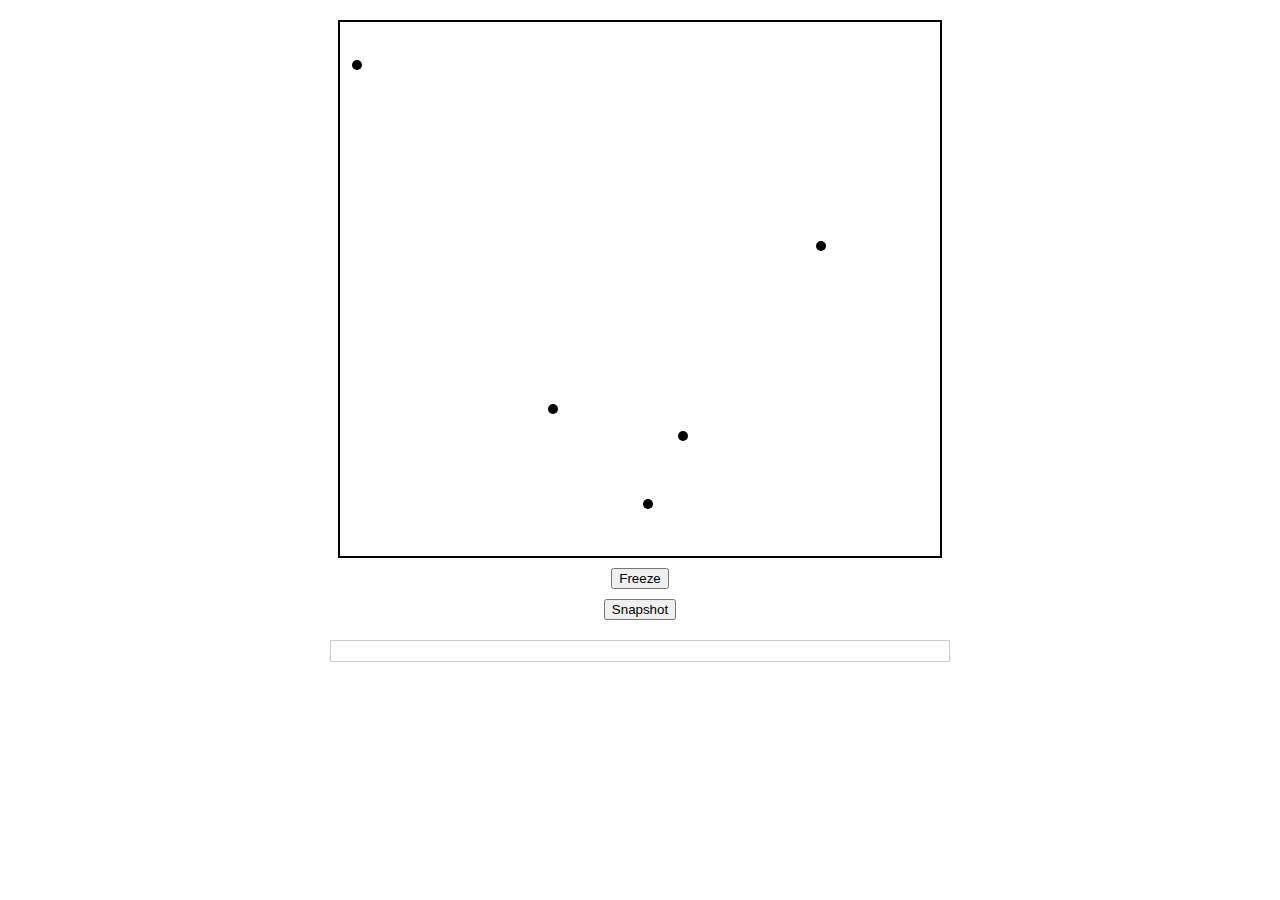
<file: bouncing_dots.html>
<!DOCTYPE html>
<html lang="en">
<head>
    <meta charset="UTF-8">
    <meta name="viewport" content="width=device-width, initial-scale=1.0">
    <title>Bouncing Dots</title>
    <style>
        #container {
            position: relative;
            width: 600px; /* Increased size of the board */
            height: 600px; /* Increased size of the board */
            margin: 20px auto;
            display: flex;
            flex-direction: column;
            align-items: center;
        }

        #square {
            width: 100%;
            height: 100%;
            background-color: white;
            border: 2px solid black;
            position: relative;
            overflow: hidden;
        }

        .dot {
            width: 10px;
            height: 10px;
            border-radius: 50%;
            background-color: black;
            position: absolute;
        }

        button {
            margin-top: 10px;
        }

        #gallery {
            width: 620px;
            display: flex;
            overflow-x: auto;
            margin: 20px auto;
            border: 1px solid #ccc;
            padding: 10px 0;
            box-sizing: border-box;
        }

        .snapshot {
            flex-shrink: 0;
            width: 120px;
            height: 120px;
            margin-right: 10px;
            border: 1px solid #ccc;
            background-color: #f0f0f0;
            display: flex;
            justify-content: center;
            align-items: center;
        }

        .snapshot img {
            max-width: 100%;
            max-height: 100%;
        }
    </style>
</head>
<body>
    <div id="container">
        <div id="square"></div>
        <button id="toggle">Freeze</button>
        <button id="add" style="display: none;">Add</button>
        <button id="snapshot">Snapshot</button>
    </div>
    <div id="gallery"></div>

    <script>
        const square = document.getElementById('square');
        const toggleBtn = document.getElementById('toggle');
        const addBtn = document.getElementById('add');
        const snapshotBtn = document.getElementById('snapshot');
        const gallery = document.getElementById('gallery');
        let freeze = false;
        let dotsGroup = [];
        let movableDots = [];
        const NUMBER_OF_DOTS = 5;

        function generateGaussian(mean, sd) {
            let u = 0, v = 0;
            while (u === 0) u = Math.random(); //Converting [0,1) to (0,1)
            while (v === 0) v = Math.random();
            let num = Math.sqrt(-2.0 * Math.log(u)) * Math.cos(2.0 * Math.PI * v);
            num = num * sd + mean; // Adjust for mean and standard deviation
            return Math.abs(num); // Use absolute value to avoid negative speeds
        }

        function createDot(movable) {
            const dot = document.createElement('div');
            dot.className = 'dot';
            dot.style.left = `${Math.random() * (square.offsetWidth - 10)}px`;
            dot.style.top = `${Math.random() * (square.offsetHeight - 10)}px`;
            const speed = generateGaussian(1.5, 0.5); // Mean speed = 1, SD = 0.2
            dot.dataset.dx = (Math.random() < 0.5 ? 1 : -1) * speed;
            dot.dataset.dy = (Math.random() < 0.5 ? 1 : -1) * speed;
            square.appendChild(dot);
            dotsGroup.push(dot);
            if (movable) {
                movableDots.push(dot);
            }
            if (movableDots.length > NUMBER_OF_DOTS) {
                const oldDot = movableDots.shift();
                oldDot.dataset.movable = 'false';
            }
        }

        function moveDots() {
            movableDots.forEach(dot => {
                let x = parseInt(dot.style.left);
                let y = parseInt(dot.style.top);
                const dx = parseFloat(dot.dataset.dx);
                const dy = parseFloat(dot.dataset.dy);

                if (x + dx < 0 || x + dx > square.offsetWidth - 10) dot.dataset.dx = -dx;
                if (y + dy < 0 || y + dy > square.offsetHeight - 10) dot.dataset.dy = -dy;

                dot.style.left = x + dx + 'px';
                dot.style.top = y + dy + 'px';
            });
            if (!freeze) {
                requestAnimationFrame(moveDots);
            }
        }

        for (let i = 0; i < NUMBER_OF_DOTS; i++) {
            createDot(true);
        }

        toggleBtn.addEventListener('click', () => {
            freeze = !freeze;
            toggleBtn.textContent = freeze ? 'Resume' : 'Freeze';
            addBtn.style.display = freeze ? 'inline-block' : 'none';
            if (!freeze) moveDots();
        });

        addBtn.addEventListener('click', () => {
            freeze = false;
            toggleBtn.textContent = 'Freeze';
            addBtn.style.display = 'none';
            for (let i = 0; i < NUMBER_OF_DOTS; i++) {
                createDot(true);
            }
            moveDots();
        });

        snapshotBtn.addEventListener('click', () => {
            const canvas = document.createElement('canvas');
            canvas.width = square.offsetWidth;
            canvas.height = square.offsetHeight;
            const ctx = canvas.getContext('2d');
            ctx.fillStyle = 'white';
            ctx.fillRect(0, 0, canvas.width, canvas.height);
            dotsGroup.forEach(dot => {
                ctx.beginPath();
                ctx.arc(parseFloat(dot.style.left) + 5, parseFloat(dot.style.top) + 5, 5, 0, 2 * Math.PI);
                ctx.fillStyle = 'black';
                ctx.fill();
            });
            const img = document.createElement('img');
            img.src = canvas.toDataURL();
            const snapshot = document.createElement('div');
            snapshot.className = 'snapshot';
            snapshot.appendChild(img);
            gallery.appendChild(snapshot);
        });

        moveDots();
    </script>
</body>
</html>
</file>
<file: assets/web/assets/mobirise-icons2/mobirise2.css>
@font-face {
  font-family: 'Moririse2';
  font-display: swap;
  src:  url('mobirise2.eot?f2bix4');
  src:  url('mobirise2.eot?f2bix4#iefix') format('embedded-opentype'),
    url('mobirise2.ttf?f2bix4') format('truetype'),
    url('mobirise2.woff?f2bix4') format('woff'),
    url('mobirise2.svg?f2bix4#mobirise2') format('svg');
  font-weight: normal;
  font-style: normal;
}

[class^="mobi-"], [class*=" mobi-"] {
  /* use !important to prevent issues with browser extensions that change fonts */
  font-family: 'Moririse2' !important;
  speak: none;
  font-style: normal;
  font-weight: normal;
  font-variant: normal;
  text-transform: none;
  line-height: 1;

  /* Better Font Rendering =========== */
  -webkit-font-smoothing: antialiased;
  -moz-osx-font-smoothing: grayscale;
}

.mobi-mbri-add-submenu:before {
  content: "\e900";
}
.mobi-mbri-alert:before {
  content: "\e901";
}
.mobi-mbri-align-center:before {
  content: "\e902";
}
.mobi-mbri-align-justify:before {
  content: "\e903";
}
.mobi-mbri-align-left:before {
  content: "\e904";
}
.mobi-mbri-align-right:before {
  content: "\e905";
}
.mobi-mbri-android:before {
  content: "\e906";
}
.mobi-mbri-apple:before {
  content: "\e907";
}
.mobi-mbri-arrow-down:before {
  content: "\e908";
}
.mobi-mbri-arrow-next:before {
  content: "\e909";
}
.mobi-mbri-arrow-prev:before {
  content: "\e90a";
}
.mobi-mbri-arrow-up:before {
  content: "\e90b";
}
.mobi-mbri-bold:before {
  content: "\e90c";
}
.mobi-mbri-bookmark:before {
  content: "\e90d";
}
.mobi-mbri-bootstrap:before {
  content: "\e90e";
}
.mobi-mbri-briefcase:before {
  content: "\e90f";
}
.mobi-mbri-browse:before {
  content: "\e910";
}
.mobi-mbri-bulleted-list:before {
  content: "\e911";
}
.mobi-mbri-calendar:before {
  content: "\e912";
}
.mobi-mbri-camera:before {
  content: "\e913";
}
.mobi-mbri-cart-add:before {
  content: "\e914";
}
.mobi-mbri-cart-full:before {
  content: "\e915";
}
.mobi-mbri-cash:before {
  content: "\e916";
}
.mobi-mbri-change-style:before {
  content: "\e917";
}
.mobi-mbri-chat:before {
  content: "\e918";
}
.mobi-mbri-clock:before {
  content: "\e919";
}
.mobi-mbri-close:before {
  content: "\e91a";
}
.mobi-mbri-cloud:before {
  content: "\e91b";
}
.mobi-mbri-code:before {
  content: "\e91c";
}
.mobi-mbri-contact-form:before {
  content: "\e91d";
}
.mobi-mbri-credit-card:before {
  content: "\e91e";
}
.mobi-mbri-cursor-click:before {
  content: "\e91f";
}
.mobi-mbri-cust-feedback:before {
  content: "\e920";
}
.mobi-mbri-database:before {
  content: "\e921";
}
.mobi-mbri-delivery:before {
  content: "\e922";
}
.mobi-mbri-desktop:before {
  content: "\e923";
}
.mobi-mbri-devices:before {
  content: "\e924";
}
.mobi-mbri-down:before {
  content: "\e925";
}
.mobi-mbri-download-2:before {
  content: "\e926";
}
.mobi-mbri-download:before {
  content: "\e927";
}
.mobi-mbri-drag-n-drop-2:before {
  content: "\e928";
}
.mobi-mbri-drag-n-drop:before {
  content: "\e929";
}
.mobi-mbri-edit-2:before {
  content: "\e92a";
}
.mobi-mbri-edit:before {
  content: "\e92b";
}
.mobi-mbri-error:before {
  content: "\e92c";
}
.mobi-mbri-extension:before {
  content: "\e92d";
}
.mobi-mbri-features:before {
  content: "\e92e";
}
.mobi-mbri-file:before {
  content: "\e92f";
}
.mobi-mbri-flag:before {
  content: "\e930";
}
.mobi-mbri-folder:before {
  content: "\e931";
}
.mobi-mbri-gift:before {
  content: "\e932";
}
.mobi-mbri-github:before {
  content: "\e933";
}
.mobi-mbri-globe-2:before {
  content: "\e934";
}
.mobi-mbri-globe:before {
  content: "\e935";
}
.mobi-mbri-growing-chart:before {
  content: "\e936";
}
.mobi-mbri-hearth:before {
  content: "\e937";
}
.mobi-mbri-help:before {
  content: "\e938";
}
.mobi-mbri-home:before {
  content: "\e939";
}
.mobi-mbri-hot-cup:before {
  content: "\e93a";
}
.mobi-mbri-idea:before {
  content: "\e93b";
}
.mobi-mbri-image-gallery:before {
  content: "\e93c";
}
.mobi-mbri-image-slider:before {
  content: "\e93d";
}
.mobi-mbri-info:before {
  content: "\e93e";
}
.mobi-mbri-italic:before {
  content: "\e93f";
}
.mobi-mbri-key:before {
  content: "\e940";
}
.mobi-mbri-laptop:before {
  content: "\e941";
}
.mobi-mbri-layers:before {
  content: "\e942";
}
.mobi-mbri-left-right:before {
  content: "\e943";
}
.mobi-mbri-left:before {
  content: "\e944";
}
.mobi-mbri-letter:before {
  content: "\e945";
}
.mobi-mbri-like:before {
  content: "\e946";
}
.mobi-mbri-link:before {
  content: "\e947";
}
.mobi-mbri-lock:before {
  content: "\e948";
}
.mobi-mbri-login:before {
  content: "\e949";
}
.mobi-mbri-logout:before {
  content: "\e94a";
}
.mobi-mbri-magic-stick:before {
  content: "\e94b";
}
.mobi-mbri-map-pin:before {
  content: "\e94c";
}
.mobi-mbri-menu:before {
  content: "\e94d";
}
.mobi-mbri-mobile-2:before {
  content: "\e94e";
}
.mobi-mbri-mobile-horizontal:before {
  content: "\e94f";
}
.mobi-mbri-mobile:before {
  content: "\e950";
}
.mobi-mbri-mobirise:before {
  content: "\e951";
}
.mobi-mbri-more-horizontal:before {
  content: "\e952";
}
.mobi-mbri-more-vertical:before {
  content: "\e953";
}
.mobi-mbri-music:before {
  content: "\e954";
}
.mobi-mbri-new-file:before {
  content: "\e955";
}
.mobi-mbri-numbered-list:before {
  content: "\e956";
}
.mobi-mbri-opened-folder:before {
  content: "\e957";
}
.mobi-mbri-pages:before {
  content: "\e958";
}
.mobi-mbri-paper-plane:before {
  content: "\e959";
}
.mobi-mbri-paperclip:before {
  content: "\e95a";
}
.mobi-mbri-phone:before {
  content: "\e95b";
}
.mobi-mbri-photo:before {
  content: "\e95c";
}
.mobi-mbri-photos:before {
  content: "\e95d";
}
.mobi-mbri-pin:before {
  content: "\e95e";
}
.mobi-mbri-play:before {
  content: "\e95f";
}
.mobi-mbri-plus:before {
  content: "\e960";
}
.mobi-mbri-preview:before {
  content: "\e961";
}
.mobi-mbri-print:before {
  content: "\e962";
}
.mobi-mbri-protect:before {
  content: "\e963";
}
.mobi-mbri-question:before {
  content: "\e964";
}
.mobi-mbri-quote-left:before {
  content: "\e965";
}
.mobi-mbri-quote-right:before {
  content: "\e966";
}
.mobi-mbri-redo:before {
  content: "\e967";
}
.mobi-mbri-refresh:before {
  content: "\e968";
}
.mobi-mbri-responsive-2:before {
  content: "\e969";
}
.mobi-mbri-responsive:before {
  content: "\e96a";
}
.mobi-mbri-right:before {
  content: "\e96b";
}
.mobi-mbri-rocket:before {
  content: "\e96c";
}
.mobi-mbri-sad-face:before {
  content: "\e96d";
}
.mobi-mbri-sale:before {
  content: "\e96e";
}
.mobi-mbri-save:before {
  content: "\e96f";
}
.mobi-mbri-search:before {
  content: "\e970";
}
.mobi-mbri-setting-2:before {
  content: "\e971";
}
.mobi-mbri-setting-3:before {
  content: "\e972";
}
.mobi-mbri-setting:before {
  content: "\e973";
}
.mobi-mbri-share:before {
  content: "\e974";
}
.mobi-mbri-shopping-bag:before {
  content: "\e975";
}
.mobi-mbri-shopping-basket:before {
  content: "\e976";
}
.mobi-mbri-shopping-cart:before {
  content: "\e977";
}
.mobi-mbri-sites:before {
  content: "\e978";
}
.mobi-mbri-smile-face:before {
  content: "\e979";
}
.mobi-mbri-speed:before {
  content: "\e97a";
}
.mobi-mbri-star:before {
  content: "\e97b";
}
.mobi-mbri-success:before {
  content: "\e97c";
}
.mobi-mbri-sun:before {
  content: "\e97d";
}
.mobi-mbri-sun2:before {
  content: "\e97e";
}
.mobi-mbri-tablet-vertical:before {
  content: "\e97f";
}
.mobi-mbri-tablet:before {
  content: "\e980";
}
.mobi-mbri-target:before {
  content: "\e981";
}
.mobi-mbri-timer:before {
  content: "\e982";
}
.mobi-mbri-to-ftp:before {
  content: "\e983";
}
.mobi-mbri-to-local-drive:before {
  content: "\e984";
}
.mobi-mbri-touch-swipe:before {
  content: "\e985";
}
.mobi-mbri-touch:before {
  content: "\e986";
}
.mobi-mbri-trash:before {
  content: "\e987";
}
.mobi-mbri-underline:before {
  content: "\e988";
}
.mobi-mbri-undo:before {
  content: "\e989";
}
.mobi-mbri-unlink:before {
  content: "\e98a";
}
.mobi-mbri-unlock:before {
  content: "\e98b";
}
.mobi-mbri-up-down:before {
  content: "\e98c";
}
.mobi-mbri-up:before {
  content: "\e98d";
}
.mobi-mbri-update:before {
  content: "\e98e";
}
.mobi-mbri-upload-2:before {
  content: "\e98f";
}
.mobi-mbri-upload:before {
  content: "\e990";
}
.mobi-mbri-user-2:before {
  content: "\e991";
}
.mobi-mbri-user:before {
  content: "\e992";
}
.mobi-mbri-users:before {
  content: "\e993";
}
.mobi-mbri-video-play:before {
  content: "\e994";
}
.mobi-mbri-video:before {
  content: "\e995";
}
.mobi-mbri-watch:before {
  content: "\e996";
}
.mobi-mbri-website-theme-2:before {
  content: "\e997";
}
.mobi-mbri-website-theme:before {
  content: "\e998";
}
.mobi-mbri-wifi:before {
  content: "\e999";
}
.mobi-mbri-windows:before {
  content: "\e99a";
}
.mobi-mbri-zoom-in:before {
  content: "\e99b";
}
.mobi-mbri-zoom-out:before {
  content: "\e99c";
}
</file>
<file: assets/web/assets/mobirise-icons/mobirise-icons.css>
@font-face {
  font-family: 'MobiriseIcons';
  src:  url('mobirise-icons.eot?spat4u');
  src:  url('mobirise-icons.eot?spat4u#iefix') format('embedded-opentype'),
    url('mobirise-icons.ttf?spat4u') format('truetype'),
    url('mobirise-icons.woff?spat4u') format('woff'),
    url('mobirise-icons.svg?spat4u#MobiriseIcons') format('svg');
  font-weight: normal;
  font-style: normal;
  font-display: swap;
}

[class^="mbri-"], [class*=" mbri-"] {
  /* use !important to prevent issues with browser extensions that change fonts */
  font-family: MobiriseIcons !important;
  speak: none;
  font-style: normal;
  font-weight: normal;
  font-variant: normal;
  text-transform: none;
  line-height: 1;

  /* Better Font Rendering =========== */
  -webkit-font-smoothing: antialiased;
  -moz-osx-font-smoothing: grayscale;
}

.mbri-add-submenu:before {
  content: "\e900";
}
.mbri-alert:before {
  content: "\e901";
}
.mbri-align-center:before {
  content: "\e902";
}
.mbri-align-justify:before {
  content: "\e903";
}
.mbri-align-left:before {
  content: "\e904";
}
.mbri-align-right:before {
  content: "\e905";
}
.mbri-android:before {
  content: "\e906";
}
.mbri-apple:before {
  content: "\e907";
}
.mbri-arrow-down:before {
  content: "\e908";
}
.mbri-arrow-next:before {
  content: "\e909";
}
.mbri-arrow-prev:before {
  content: "\e90a";
}
.mbri-arrow-up:before {
  content: "\e90b";
}
.mbri-bold:before {
  content: "\e90c";
}
.mbri-bookmark:before {
  content: "\e90d";
}
.mbri-bootstrap:before {
  content: "\e90e";
}
.mbri-briefcase:before {
  content: "\e90f";
}
.mbri-browse:before {
  content: "\e910";
}
.mbri-bulleted-list:before {
  content: "\e911";
}
.mbri-calendar:before {
  content: "\e912";
}
.mbri-camera:before {
  content: "\e913";
}
.mbri-cart-add:before {
  content: "\e914";
}
.mbri-cart-full:before {
  content: "\e915";
}
.mbri-cash:before {
  content: "\e916";
}
.mbri-change-style:before {
  content: "\e917";
}
.mbri-chat:before {
  content: "\e918";
}
.mbri-clock:before {
  content: "\e919";
}
.mbri-close:before {
  content: "\e91a";
}
.mbri-cloud:before {
  content: "\e91b";
}
.mbri-code:before {
  content: "\e91c";
}
.mbri-contact-form:before {
  content: "\e91d";
}
.mbri-credit-card:before {
  content: "\e91e";
}
.mbri-cursor-click:before {
  content: "\e91f";
}
.mbri-cust-feedback:before {
  content: "\e920";
}
.mbri-database:before {
  content: "\e921";
}
.mbri-delivery:before {
  content: "\e922";
}
.mbri-desktop:before {
  content: "\e923";
}
.mbri-devices:before {
  content: "\e924";
}
.mbri-down:before {
  content: "\e925";
}
.mbri-download:before {
  content: "\e989";
}
.mbri-drag-n-drop:before {
  content: "\e927";
}
.mbri-drag-n-drop2:before {
  content: "\e928";
}
.mbri-edit:before {
  content: "\e929";
}
.mbri-edit2:before {
  content: "\e92a";
}
.mbri-error:before {
  content: "\e92b";
}
.mbri-extension:before {
  content: "\e92c";
}
.mbri-features:before {
  content: "\e92d";
}
.mbri-file:before {
  content: "\e92e";
}
.mbri-flag:before {
  content: "\e92f";
}
.mbri-folder:before {
  content: "\e930";
}
.mbri-gift:before {
  content: "\e931";
}
.mbri-github:before {
  content: "\e932";
}
.mbri-globe:before {
  content: "\e933";
}
.mbri-globe-2:before {
  content: "\e934";
}
.mbri-growing-chart:before {
  content: "\e935";
}
.mbri-hearth:before {
  content: "\e936";
}
.mbri-help:before {
  content: "\e937";
}
.mbri-home:before {
  content: "\e938";
}
.mbri-hot-cup:before {
  content: "\e939";
}
.mbri-idea:before {
  content: "\e93a";
}
.mbri-image-gallery:before {
  content: "\e93b";
}
.mbri-image-slider:before {
  content: "\e93c";
}
.mbri-info:before {
  content: "\e93d";
}
.mbri-italic:before {
  content: "\e93e";
}
.mbri-key:before {
  content: "\e93f";
}
.mbri-laptop:before {
  content: "\e940";
}
.mbri-layers:before {
  content: "\e941";
}
.mbri-left-right:before {
  content: "\e942";
}
.mbri-left:before {
  content: "\e943";
}
.mbri-letter:before {
  content: "\e944";
}
.mbri-like:before {
  content: "\e945";
}
.mbri-link:before {
  content: "\e946";
}
.mbri-lock:before {
  content: "\e947";
}
.mbri-login:before {
  content: "\e948";
}
.mbri-logout:before {
  content: "\e949";
}
.mbri-magic-stick:before {
  content: "\e94a";
}
.mbri-map-pin:before {
  content: "\e94b";
}
.mbri-menu:before {
  content: "\e94c";
}
.mbri-mobile:before {
  content: "\e94d";
}
.mbri-mobile2:before {
  content: "\e94e";
}
.mbri-mobirise:before {
  content: "\e94f";
}
.mbri-more-horizontal:before {
  content: "\e950";
}
.mbri-more-vertical:before {
  content: "\e951";
}
.mbri-music:before {
  content: "\e952";
}
.mbri-new-file:before {
  content: "\e953";
}
.mbri-numbered-list:before {
  content: "\e954";
}
.mbri-opened-folder:before {
  content: "\e955";
}
.mbri-pages:before {
  content: "\e956";
}
.mbri-paper-plane:before {
  content: "\e957";
}
.mbri-paperclip:before {
  content: "\e958";
}
.mbri-photo:before {
  content: "\e959";
}
.mbri-photos:before {
  content: "\e95a";
}
.mbri-pin:before {
  content: "\e95b";
}
.mbri-play:before {
  content: "\e95c";
}
.mbri-plus:before {
  content: "\e95d";
}
.mbri-preview:before {
  content: "\e95e";
}
.mbri-print:before {
  content: "\e95f";
}
.mbri-protect:before {
  content: "\e960";
}
.mbri-question:before {
  content: "\e961";
}
.mbri-quote-left:before {
  content: "\e962";
}
.mbri-quote-right:before {
  content: "\e963";
}
.mbri-refresh:before {
  content: "\e964";
}
.mbri-responsive:before {
  content: "\e965";
}
.mbri-right:before {
  content: "\e966";
}
.mbri-rocket:before {
  content: "\e967";
}
.mbri-sad-face:before {
  content: "\e968";
}
.mbri-sale:before {
  content: "\e969";
}
.mbri-save:before {
  content: "\e96a";
}
.mbri-search:before {
  content: "\e96b";
}
.mbri-setting:before {
  content: "\e96c";
}
.mbri-setting2:before {
  content: "\e96d";
}
.mbri-setting3:before {
  content: "\e96e";
}
.mbri-share:before {
  content: "\e96f";
}
.mbri-shopping-bag:before {
  content: "\e970";
}
.mbri-shopping-basket:before {
  content: "\e971";
}
.mbri-shopping-cart:before {
  content: "\e972";
}
.mbri-sites:before {
  content: "\e973";
}
.mbri-smile-face:before {
  content: "\e974";
}
.mbri-speed:before {
  content: "\e975";
}
.mbri-star:before {
  content: "\e976";
}
.mbri-success:before {
  content: "\e977";
}
.mbri-sun:before {
  content: "\e978";
}
.mbri-sun2:before {
  content: "\e979";
}
.mbri-tablet:before {
  content: "\e97a";
}
.mbri-tablet-vertical:before {
  content: "\e97b";
}
.mbri-target:before {
  content: "\e97c";
}
.mbri-timer:before {
  content: "\e97d";
}
.mbri-to-ftp:before {
  content: "\e97e";
}
.mbri-to-local-drive:before {
  content: "\e97f";
}
.mbri-touch-swipe:before {
  content: "\e980";
}
.mbri-touch:before {
  content: "\e981";
}
.mbri-trash:before {
  content: "\e982";
}
.mbri-underline:before {
  content: "\e983";
}
.mbri-unlink:before {
  content: "\e984";
}
.mbri-unlock:before {
  content: "\e985";
}
.mbri-up-down:before {
  content: "\e986";
}
.mbri-up:before {
  content: "\e987";
}
.mbri-update:before {
  content: "\e988";
}
.mbri-upload:before {
 content: "\e926"; 
}
.mbri-user:before {
  content: "\e98a";
}
.mbri-user2:before {
  content: "\e98b";
}
.mbri-users:before {
  content: "\e98c";
}
.mbri-video:before {
  content: "\e98d";
}
.mbri-video-play:before {
  content: "\e98e";
}
.mbri-watch:before {
  content: "\e98f";
}
.mbri-website-theme:before {
  content: "\e990";
}
.mbri-wifi:before {
  content: "\e991";
}
.mbri-windows:before {
  content: "\e992";
}
.mbri-zoom-out:before {
  content: "\e993";
}
.mbri-redo:before {
  content: "\e994";
}
.mbri-undo:before {
  content: "\e995";
}
</file>
<file: assets/parallax/jarallax.css>
.jarallax {
    position: relative;
    z-index: 0;
}
.jarallax > .jarallax-img {
    position: absolute;
    object-fit: cover;
    /* support for plugin https://github.com/bfred-it/object-fit-images */
    font-family: 'object-fit: cover;';
    top: 0;
    left: 0;
    width: 100%;
    height: 100%;
    z-index: -1;
}
</file>
<file: assets/dropdown/css/style.css>
.navbar-dropdown {
  left: 0;
  padding: 0;
  position: absolute;
  right: 0;
  top: 0;
  transition: all 0.45s ease;
  z-index: 1030;
  background: #282828; }
  .navbar-dropdown .navbar-logo {
    margin-right: 0.8rem;
    transition: margin 0.3s ease-in-out;
    vertical-align: middle; }
    .navbar-dropdown .navbar-logo img {
      height: 3.125rem;
      transition: all 0.3s ease-in-out; }
    .navbar-dropdown .navbar-logo.mbr-iconfont {
      font-size: 3.125rem;
      line-height: 3.125rem; }
  .navbar-dropdown .navbar-caption {
    font-weight: 700;
    white-space: normal;
    vertical-align: -4px;
    line-height: 3.125rem !important; }
    .navbar-dropdown .navbar-caption, .navbar-dropdown .navbar-caption:hover {
      color: inherit;
      text-decoration: none; }
  .navbar-dropdown .mbr-iconfont + .navbar-caption {
    vertical-align: -1px; }
  .navbar-dropdown.navbar-fixed-top {
    position: fixed; }
  .navbar-dropdown .navbar-brand span {
    vertical-align: -4px; }
  .navbar-dropdown.bg-color.transparent {
    background: none; }
  .navbar-dropdown.navbar-short .navbar-brand {
    padding: 0.625rem 0; }
    .navbar-dropdown.navbar-short .navbar-brand span {
      vertical-align: -1px; }
  .navbar-dropdown.navbar-short .navbar-caption {
    line-height: 2.375rem !important;
    vertical-align: -2px; }
  .navbar-dropdown.navbar-short .navbar-logo {
    margin-right: 0.5rem; }
    .navbar-dropdown.navbar-short .navbar-logo img {
      height: 2.375rem; }
    .navbar-dropdown.navbar-short .navbar-logo.mbr-iconfont {
      font-size: 2.375rem;
      line-height: 2.375rem; }
  .navbar-dropdown.navbar-short .mbr-table-cell {
    height: 3.625rem; }
  .navbar-dropdown .navbar-close {
    left: 0.6875rem;
    position: fixed;
    top: 0.75rem;
    z-index: 1000; }
  .navbar-dropdown .hamburger-icon {
    content: "";
    display: inline-block;
    vertical-align: middle;
    width: 16px;
    -webkit-box-shadow: 0 -6px 0 1px #282828,0 0 0 1px #282828,0 6px 0 1px #282828;
    -moz-box-shadow: 0 -6px 0 1px #282828,0 0 0 1px #282828,0 6px 0 1px #282828;
    box-shadow: 0 -6px 0 1px #282828,0 0 0 1px #282828,0 6px 0 1px #282828; }

.dropdown-menu .dropdown-toggle[data-toggle="dropdown-submenu"]::after {
  border-bottom: 0.35em solid transparent;
  border-left: 0.35em solid;
  border-right: 0;
  border-top: 0.35em solid transparent;
  margin-left: 0.3rem; }

.dropdown-menu .dropdown-item:focus {
  outline: 0; }

.nav-dropdown {
  font-size: 0.75rem;
  font-weight: 500;
  height: auto !important; }
  .nav-dropdown .nav-btn {
    padding-left: 1rem; }
  .nav-dropdown .link {
    margin: .667em 1.667em;
    font-weight: 500;
    padding: 0;
    transition: color .2s ease-in-out; }
    .nav-dropdown .link.dropdown-toggle {
      margin-right: 2.583em; }
      .nav-dropdown .link.dropdown-toggle::after {
        margin-left: .25rem;
        border-top: 0.35em solid;
        border-right: 0.35em solid transparent;
        border-left: 0.35em solid transparent;
        border-bottom: 0; }
      .nav-dropdown .link.dropdown-toggle[aria-expanded="true"] {
        margin: 0;
        padding: 0.667em 3.263em  0.667em 1.667em; }
  .nav-dropdown .link::after,
  .nav-dropdown .dropdown-item::after {
    color: inherit; }
  .nav-dropdown .btn {
    font-size: 0.75rem;
    font-weight: 700;
    letter-spacing: 0;
    margin-bottom: 0;
    padding-left: 1.25rem;
    padding-right: 1.25rem; }
  .nav-dropdown .dropdown-menu {
    border-radius: 0;
    border: 0;
    left: 0;
    margin: 0;
    padding-bottom: 1.25rem;
    padding-top: 1.25rem;
    position: relative; }
  .nav-dropdown .dropdown-submenu {
    margin-left: 0.125rem;
    top: 0; }
  .nav-dropdown .dropdown-item {
    font-weight: 500;
    line-height: 2;
    padding: 0.3846em 4.615em 0.3846em 1.5385em;
    position: relative;
    transition: color .2s ease-in-out, background-color .2s ease-in-out; }
    .nav-dropdown .dropdown-item::after {
      margin-top: -0.3077em;
      position: absolute;
      right: 1.1538em;
      top: 50%; }
    .nav-dropdown .dropdown-item:focus, .nav-dropdown .dropdown-item:hover {
      background: none; }

@media (max-width: 767px) {
  .nav-dropdown.navbar-toggleable-sm {
    bottom: 0;
    display: none;
    left: 0;
    overflow-x: hidden;
    position: fixed;
    top: 0;
    transform: translateX(-100%);
    -ms-transform: translateX(-100%);
    -webkit-transform: translateX(-100%);
    width: 18.75rem;
    z-index: 999; } }
.nav-dropdown.navbar-toggleable-xl {
  bottom: 0;
  display: none;
  left: 0;
  overflow-x: hidden;
  position: fixed;
  top: 0;
  transform: translateX(-100%);
  -ms-transform: translateX(-100%);
  -webkit-transform: translateX(-100%);
  width: 18.75rem;
  z-index: 999; }

.nav-dropdown-sm {
  display: block !important;
  overflow-x: hidden;
  overflow: auto;
  padding-top: 3.875rem; }
  .nav-dropdown-sm::after {
    content: "";
    display: block;
    height: 3rem;
    width: 100%; }
  .nav-dropdown-sm.collapse.in ~ .navbar-close {
    display: block !important; }
  .nav-dropdown-sm.collapsing, .nav-dropdown-sm.collapse.in {
    transform: translateX(0);
    -ms-transform: translateX(0);
    -webkit-transform: translateX(0);
    transition: all 0.25s ease-out;
    -webkit-transition: all 0.25s ease-out;
    background: #282828; }
  .nav-dropdown-sm.collapsing[aria-expanded="false"] {
    transform: translateX(-100%);
    -ms-transform: translateX(-100%);
    -webkit-transform: translateX(-100%); }
  .nav-dropdown-sm .nav-item {
    display: block;
    margin-left: 0 !important;
    padding-left: 0; }
  .nav-dropdown-sm .link,
  .nav-dropdown-sm .dropdown-item {
    border-top: 1px dotted rgba(255, 255, 255, 0.1);
    font-size: 0.8125rem;
    line-height: 1.6;
    margin: 0 !important;
    padding: 0.875rem 2.4rem 0.875rem 1.5625rem !important;
    position: relative;
    white-space: normal; }
    .nav-dropdown-sm .link:focus, .nav-dropdown-sm .link:hover,
    .nav-dropdown-sm .dropdown-item:focus,
    .nav-dropdown-sm .dropdown-item:hover {
      background: rgba(0, 0, 0, 0.2) !important;
      color: #c0a375; }
  .nav-dropdown-sm .nav-btn {
    position: relative;
    padding: 1.5625rem 1.5625rem 0 1.5625rem; }
    .nav-dropdown-sm .nav-btn::before {
      border-top: 1px dotted rgba(255, 255, 255, 0.1);
      content: "";
      left: 0;
      position: absolute;
      top: 0;
      width: 100%; }
    .nav-dropdown-sm .nav-btn + .nav-btn {
      padding-top: 0.625rem; }
      .nav-dropdown-sm .nav-btn + .nav-btn::before {
        display: none; }
  .nav-dropdown-sm .btn {
    padding: 0.625rem 0; }
  .nav-dropdown-sm .dropdown-toggle[data-toggle="dropdown-submenu"]::after {
    margin-left: .25rem;
    border-top: 0.35em solid;
    border-right: 0.35em solid transparent;
    border-left: 0.35em solid transparent;
    border-bottom: 0; }
  .nav-dropdown-sm .dropdown-toggle[data-toggle="dropdown-submenu"][aria-expanded="true"]::after {
    border-top: 0;
    border-right: 0.35em solid transparent;
    border-left: 0.35em solid transparent;
    border-bottom: 0.35em solid; }
  .nav-dropdown-sm .dropdown-menu {
    margin: 0;
    padding: 0;
    position: relative;
    top: 0;
    left: 0;
    width: 100%;
    border: 0;
    float: none;
    border-radius: 0;
    background: none; }
  .nav-dropdown-sm .dropdown-submenu {
    left: 100%;
    margin-left: 0.125rem;
    margin-top: -1.25rem;
    top: 0; }

.navbar-toggleable-sm .nav-dropdown .dropdown-menu {
  position: absolute; }

.navbar-toggleable-sm .nav-dropdown .dropdown-submenu {
  left: 100%;
  margin-left: 0.125rem;
  margin-top: -1.25rem;
  top: 0; }

.navbar-toggleable-sm.opened .nav-dropdown .dropdown-menu {
  position: relative; }

.navbar-toggleable-sm.opened .nav-dropdown .dropdown-submenu {
  left: 0;
  margin-left: 00rem;
  margin-top: 0rem;
  top: 0; }

.is-builder .nav-dropdown.collapsing {
  transition: none !important; }
</file>
<file: assets/socicon/css/styles.css>
@charset "UTF-8";

@font-face {
  font-family: 'Socicon';
  src:  url('../fonts/socicon.eot');
  src:  url('../fonts/socicon.eot?#iefix') format('embedded-opentype'),
    url('../fonts/socicon.woff2') format('woff2'),
    url('../fonts/socicon.ttf') format('truetype'),
    url('../fonts/socicon.woff') format('woff'),
    url('../fonts/socicon.svg#socicon') format('svg');
  font-weight: normal;
  font-style: normal;
  font-display: swap;
}

[data-icon]:before {
  font-family: "socicon" !important;
  content: attr(data-icon);
  font-style: normal !important;
  font-weight: normal !important;
  font-variant: normal !important;
  text-transform: none !important;
  speak: none;
  line-height: 1;
  -webkit-font-smoothing: antialiased;
  -moz-osx-font-smoothing: grayscale;
}

[class^="socicon-"], [class*=" socicon-"] {
  /* use !important to prevent issues with browser extensions that change fonts */
  font-family: 'Socicon' !important;
  speak: none;
  font-style: normal;
  font-weight: normal;
  font-variant: normal;
  text-transform: none;
  line-height: 1;

  /* Better Font Rendering =========== */
  -webkit-font-smoothing: antialiased;
  -moz-osx-font-smoothing: grayscale;
}

.socicon-eitaa:before {
  content: "\e97c";
}
.socicon-soroush:before {
  content: "\e97d";
}
.socicon-bale:before {
  content: "\e97e";
}
.socicon-zazzle:before {
  content: "\e97b";
}
.socicon-society6:before {
  content: "\e97a";
}
.socicon-redbubble:before {
  content: "\e979";
}
.socicon-avvo:before {
  content: "\e978";
}
.socicon-stitcher:before {
  content: "\e977";
}
.socicon-googlehangouts:before {
  content: "\e974";
}
.socicon-dlive:before {
  content: "\e975";
}
.socicon-vsco:before {
  content: "\e976";
}
.socicon-flipboard:before {
  content: "\e973";
}
.socicon-ubuntu:before {
  content: "\e958";
}
.socicon-artstation:before {
  content: "\e959";
}
.socicon-invision:before {
  content: "\e95a";
}
.socicon-torial:before {
  content: "\e95b";
}
.socicon-collectorz:before {
  content: "\e95c";
}
.socicon-seenthis:before {
  content: "\e95d";
}
.socicon-googleplaymusic:before {
  content: "\e95e";
}
.socicon-debian:before {
  content: "\e95f";
}
.socicon-filmfreeway:before {
  content: "\e960";
}
.socicon-gnome:before {
  content: "\e961";
}
.socicon-itchio:before {
  content: "\e962";
}
.socicon-jamendo:before {
  content: "\e963";
}
.socicon-mix:before {
  content: "\e964";
}
.socicon-sharepoint:before {
  content: "\e965";
}
.socicon-tinder:before {
  content: "\e966";
}
.socicon-windguru:before {
  content: "\e967";
}
.socicon-cdbaby:before {
  content: "\e968";
}
.socicon-elementaryos:before {
  content: "\e969";
}
.socicon-stage32:before {
  content: "\e96a";
}
.socicon-tiktok:before {
  content: "\e96b";
}
.socicon-gitter:before {
  content: "\e96c";
}
.socicon-letterboxd:before {
  content: "\e96d";
}
.socicon-threema:before {
  content: "\e96e";
}
.socicon-splice:before {
  content: "\e96f";
}
.socicon-metapop:before {
  content: "\e970";
}
.socicon-naver:before {
  content: "\e971";
}
.socicon-remote:before {
  content: "\e972";
}
.socicon-internet:before {
  content: "\e957";
}
.socicon-moddb:before {
  content: "\e94b";
}
.socicon-indiedb:before {
  content: "\e94c";
}
.socicon-traxsource:before {
  content: "\e94d";
}
.socicon-gamefor:before {
  content: "\e94e";
}
.socicon-pixiv:before {
  content: "\e94f";
}
.socicon-myanimelist:before {
  content: "\e950";
}
.socicon-blackberry:before {
  content: "\e951";
}
.socicon-wickr:before {
  content: "\e952";
}
.socicon-spip:before {
  content: "\e953";
}
.socicon-napster:before {
  content: "\e954";
}
.socicon-beatport:before {
  content: "\e955";
}
.socicon-hackerone:before {
  content: "\e956";
}
.socicon-hackernews:before {
  content: "\e946";
}
.socicon-smashwords:before {
  content: "\e947";
}
.socicon-kobo:before {
  content: "\e948";
}
.socicon-bookbub:before {
  content: "\e949";
}
.socicon-mailru:before {
  content: "\e94a";
}
.socicon-gitlab:before {
  content: "\e945";
}
.socicon-instructables:before {
  content: "\e944";
}
.socicon-portfolio:before {
  content: "\e943";
}
.socicon-codered:before {
  content: "\e940";
}
.socicon-origin:before {
  content: "\e941";
}
.socicon-nextdoor:before {
  content: "\e942";
}
.socicon-udemy:before {
  content: "\e93f";
}
.socicon-livemaster:before {
  content: "\e93e";
}
.socicon-crunchbase:before {
  content: "\e93b";
}
.socicon-homefy:before {
  content: "\e93c";
}
.socicon-calendly:before {
  content: "\e93d";
}
.socicon-realtor:before {
  content: "\e90f";
}
.socicon-tidal:before {
  content: "\e910";
}
.socicon-qobuz:before {
  content: "\e911";
}
.socicon-natgeo:before {
  content: "\e912";
}
.socicon-mastodon:before {
  content: "\e913";
}
.socicon-unsplash:before {
  content: "\e914";
}
.socicon-homeadvisor:before {
  content: "\e915";
}
.socicon-angieslist:before {
  content: "\e916";
}
.socicon-codepen:before {
  content: "\e917";
}
.socicon-slack:before {
  content: "\e918";
}
.socicon-openaigym:before {
  content: "\e919";
}
.socicon-logmein:before {
  content: "\e91a";
}
.socicon-fiverr:before {
  content: "\e91b";
}
.socicon-gotomeeting:before {
  content: "\e91c";
}
.socicon-aliexpress:before {
  content: "\e91d";
}
.socicon-guru:before {
  content: "\e91e";
}
.socicon-appstore:before {
  content: "\e91f";
}
.socicon-homes:before {
  content: "\e920";
}
.socicon-zoom:before {
  content: "\e921";
}
.socicon-alibaba:before {
  content: "\e922";
}
.socicon-craigslist:before {
  content: "\e923";
}
.socicon-wix:before {
  content: "\e924";
}
.socicon-redfin:before {
  content: "\e925";
}
.socicon-googlecalendar:before {
  content: "\e926";
}
.socicon-shopify:before {
  content: "\e927";
}
.socicon-freelancer:before {
  content: "\e928";
}
.socicon-seedrs:before {
  content: "\e929";
}
.socicon-bing:before {
  content: "\e92a";
}
.socicon-doodle:before {
  content: "\e92b";
}
.socicon-bonanza:before {
  content: "\e92c";
}
.socicon-squarespace:before {
  content: "\e92d";
}
.socicon-toptal:before {
  content: "\e92e";
}
.socicon-gust:before {
  content: "\e92f";
}
.socicon-ask:before {
  content: "\e930";
}
.socicon-trulia:before {
  content: "\e931";
}
.socicon-loomly:before {
  content: "\e932";
}
.socicon-ghost:before {
  content: "\e933";
}
.socicon-upwork:before {
  content: "\e934";
}
.socicon-fundable:before {
  content: "\e935";
}
.socicon-booking:before {
  content: "\e936";
}
.socicon-googlemaps:before {
  content: "\e937";
}
.socicon-zillow:before {
  content: "\e938";
}
.socicon-niconico:before {
  content: "\e939";
}
.socicon-toneden:before {
  content: "\e93a";
}
.socicon-augment:before {
  content: "\e908";
}
.socicon-bitbucket:before {
  content: "\e909";
}
.socicon-fyuse:before {
  content: "\e90a";
}
.socicon-yt-gaming:before {
  content: "\e90b";
}
.socicon-sketchfab:before {
  content: "\e90c";
}
.socicon-mobcrush:before {
  content: "\e90d";
}
.socicon-microsoft:before {
  content: "\e90e";
}
.socicon-pandora:before {
  content: "\e907";
}
.socicon-messenger:before {
  content: "\e906";
}
.socicon-gamewisp:before {
  content: "\e905";
}
.socicon-bloglovin:before {
  content: "\e904";
}
.socicon-tunein:before {
  content: "\e903";
}
.socicon-gamejolt:before {
  content: "\e901";
}
.socicon-trello:before {
  content: "\e902";
}
.socicon-spreadshirt:before {
  content: "\e900";
}
.socicon-500px:before {
  content: "\e000";
}
.socicon-8tracks:before {
  content: "\e001";
}
.socicon-airbnb:before {
  content: "\e002";
}
.socicon-alliance:before {
  content: "\e003";
}
.socicon-amazon:before {
  content: "\e004";
}
.socicon-amplement:before {
  content: "\e005";
}
.socicon-android:before {
  content: "\e006";
}
.socicon-angellist:before {
  content: "\e007";
}
.socicon-apple:before {
  content: "\e008";
}
.socicon-appnet:before {
  content: "\e009";
}
.socicon-baidu:before {
  content: "\e00a";
}
.socicon-bandcamp:before {
  content: "\e00b";
}
.socicon-battlenet:before {
  content: "\e00c";
}
.socicon-mixer:before {
  content: "\e00d";
}
.socicon-bebee:before {
  content: "\e00e";
}
.socicon-bebo:before {
  content: "\e00f";
}
.socicon-behance:before {
  content: "\e010";
}
.socicon-blizzard:before {
  content: "\e011";
}
.socicon-blogger:before {
  content: "\e012";
}
.socicon-buffer:before {
  content: "\e013";
}
.socicon-chrome:before {
  content: "\e014";
}
.socicon-coderwall:before {
  content: "\e015";
}
.socicon-curse:before {
  content: "\e016";
}
.socicon-dailymotion:before {
  content: "\e017";
}
.socicon-deezer:before {
  content: "\e018";
}
.socicon-delicious:before {
  content: "\e019";
}
.socicon-deviantart:before {
  content: "\e01a";
}
.socicon-diablo:before {
  content: "\e01b";
}
.socicon-digg:before {
  content: "\e01c";
}
.socicon-discord:before {
  content: "\e01d";
}
.socicon-disqus:before {
  content: "\e01e";
}
.socicon-douban:before {
  content: "\e01f";
}
.socicon-draugiem:before {
  content: "\e020";
}
.socicon-dribbble:before {
  content: "\e021";
}
.socicon-drupal:before {
  content: "\e022";
}
.socicon-ebay:before {
  content: "\e023";
}
.socicon-ello:before {
  content: "\e024";
}
.socicon-endomodo:before {
  content: "\e025";
}
.socicon-envato:before {
  content: "\e026";
}
.socicon-etsy:before {
  content: "\e027";
}
.socicon-facebook:before {
  content: "\e028";
}
.socicon-feedburner:before {
  content: "\e029";
}
.socicon-filmweb:before {
  content: "\e02a";
}
.socicon-firefox:before {
  content: "\e02b";
}
.socicon-flattr:before {
  content: "\e02c";
}
.socicon-flickr:before {
  content: "\e02d";
}
.socicon-formulr:before {
  content: "\e02e";
}
.socicon-forrst:before {
  content: "\e02f";
}
.socicon-foursquare:before {
  content: "\e030";
}
.socicon-friendfeed:before {
  content: "\e031";
}
.socicon-github:before {
  content: "\e032";
}
.socicon-goodreads:before {
  content: "\e033";
}
.socicon-google:before {
  content: "\e034";
}
.socicon-googlescholar:before {
  content: "\e035";
}
.socicon-googlegroups:before {
  content: "\e036";
}
.socicon-googlephotos:before {
  content: "\e037";
}
.socicon-googleplus:before {
  content: "\e038";
}
.socicon-grooveshark:before {
  content: "\e039";
}
.socicon-hackerrank:before {
  content: "\e03a";
}
.socicon-hearthstone:before {
  content: "\e03b";
}
.socicon-hellocoton:before {
  content: "\e03c";
}
.socicon-heroes:before {
  content: "\e03d";
}
.socicon-smashcast:before {
  content: "\e03e";
}
.socicon-horde:before {
  content: "\e03f";
}
.socicon-houzz:before {
  content: "\e040";
}
.socicon-icq:before {
  content: "\e041";
}
.socicon-identica:before {
  content: "\e042";
}
.socicon-imdb:before {
  content: "\e043";
}
.socicon-instagram:before {
  content: "\e044";
}
.socicon-issuu:before {
  content: "\e045";
}
.socicon-istock:before {
  content: "\e046";
}
.socicon-itunes:before {
  content: "\e047";
}
.socicon-keybase:before {
  content: "\e048";
}
.socicon-lanyrd:before {
  content: "\e049";
}
.socicon-lastfm:before {
  content: "\e04a";
}
.socicon-line:before {
  content: "\e04b";
}
.socicon-linkedin:before {
  content: "\e04c";
}
.socicon-livejournal:before {
  content: "\e04d";
}
.socicon-lyft:before {
  content: "\e04e";
}
.socicon-macos:before {
  content: "\e04f";
}
.socicon-mail:before {
  content: "\e050";
}
.socicon-medium:before {
  content: "\e051";
}
.socicon-meetup:before {
  content: "\e052";
}
.socicon-mixcloud:before {
  content: "\e053";
}
.socicon-modelmayhem:before {
  content: "\e054";
}
.socicon-mumble:before {
  content: "\e055";
}
.socicon-myspace:before {
  content: "\e056";
}
.socicon-newsvine:before {
  content: "\e057";
}
.socicon-nintendo:before {
  content: "\e058";
}
.socicon-npm:before {
  content: "\e059";
}
.socicon-odnoklassniki:before {
  content: "\e05a";
}
.socicon-openid:before {
  content: "\e05b";
}
.socicon-opera:before {
  content: "\e05c";
}
.socicon-outlook:before {
  content: "\e05d";
}
.socicon-overwatch:before {
  content: "\e05e";
}
.socicon-patreon:before {
  content: "\e05f";
}
.socicon-paypal:before {
  content: "\e060";
}
.socicon-periscope:before {
  content: "\e061";
}
.socicon-persona:before {
  content: "\e062";
}
.socicon-pinterest:before {
  content: "\e063";
}
.socicon-play:before {
  content: "\e064";
}
.socicon-player:before {
  content: "\e065";
}
.socicon-playstation:before {
  content: "\e066";
}
.socicon-pocket:before {
  content: "\e067";
}
.socicon-qq:before {
  content: "\e068";
}
.socicon-quora:before {
  content: "\e069";
}
.socicon-raidcall:before {
  content: "\e06a";
}
.socicon-ravelry:before {
  content: "\e06b";
}
.socicon-reddit:before {
  content: "\e06c";
}
.socicon-renren:before {
  content: "\e06d";
}
.socicon-researchgate:before {
  content: "\e06e";
}
.socicon-residentadvisor:before {
  content: "\e06f";
}
.socicon-reverbnation:before {
  content: "\e070";
}
.socicon-rss:before {
  content: "\e071";
}
.socicon-sharethis:before {
  content: "\e072";
}
.socicon-skype:before {
  content: "\e073";
}
.socicon-slideshare:before {
  content: "\e074";
}
.socicon-smugmug:before {
  content: "\e075";
}
.socicon-snapchat:before {
  content: "\e076";
}
.socicon-songkick:before {
  content: "\e077";
}
.socicon-soundcloud:before {
  content: "\e078";
}
.socicon-spotify:before {
  content: "\e079";
}
.socicon-stackexchange:before {
  content: "\e07a";
}
.socicon-stackoverflow:before {
  content: "\e07b";
}
.socicon-starcraft:before {
  content: "\e07c";
}
.socicon-stayfriends:before {
  content: "\e07d";
}
.socicon-steam:before {
  content: "\e07e";
}
.socicon-storehouse:before {
  content: "\e07f";
}
.socicon-strava:before {
  content: "\e080";
}
.socicon-streamjar:before {
  content: "\e081";
}
.socicon-stumbleupon:before {
  content: "\e082";
}
.socicon-swarm:before {
  content: "\e083";
}
.socicon-teamspeak:before {
  content: "\e084";
}
.socicon-teamviewer:before {
  content: "\e085";
}
.socicon-technorati:before {
  content: "\e086";
}
.socicon-telegram:before {
  content: "\e087";
}
.socicon-tripadvisor:before {
  content: "\e088";
}
.socicon-tripit:before {
  content: "\e089";
}
.socicon-triplej:before {
  content: "\e08a";
}
.socicon-tumblr:before {
  content: "\e08b";
}
.socicon-twitch:before {
  content: "\e08c";
}
.socicon-twitter:before {
  content: "\e08d";
}
.socicon-uber:before {
  content: "\e08e";
}
.socicon-ventrilo:before {
  content: "\e08f";
}
.socicon-viadeo:before {
  content: "\e090";
}
.socicon-viber:before {
  content: "\e091";
}
.socicon-viewbug:before {
  content: "\e092";
}
.socicon-vimeo:before {
  content: "\e093";
}
.socicon-vine:before {
  content: "\e094";
}
.socicon-vkontakte:before {
  content: "\e095";
}
.socicon-warcraft:before {
  content: "\e096";
}
.socicon-wechat:before {
  content: "\e097";
}
.socicon-weibo:before {
  content: "\e098";
}
.socicon-whatsapp:before {
  content: "\e099";
}
.socicon-wikipedia:before {
  content: "\e09a";
}
.socicon-windows:before {
  content: "\e09b";
}
.socicon-wordpress:before {
  content: "\e09c";
}
.socicon-wykop:before {
  content: "\e09d";
}
.socicon-xbox:before {
  content: "\e09e";
}
.socicon-xing:before {
  content: "\e09f";
}
.socicon-yahoo:before {
  content: "\e0a0";
}
.socicon-yammer:before {
  content: "\e0a1";
}
.socicon-yandex:before {
  content: "\e0a2";
}
.socicon-yelp:before {
  content: "\e0a3";
}
.socicon-younow:before {
  content: "\e0a4";
}
.socicon-youtube:before {
  content: "\e0a5";
}
.socicon-zapier:before {
  content: "\e0a6";
}
.socicon-zerply:before {
  content: "\e0a7";
}
.socicon-zomato:before {
  content: "\e0a8";
}
.socicon-zynga:before {
  content: "\e0a9";
}
</file>
<file: assets/theme/css/style.css>
@charset "UTF-8";
section {
  background-color: #ffffff;
}

body {
  font-style: normal;
  line-height: 1.5;
  font-weight: 400;
  color: #232323;
  position: relative;
}

button {
  background-color: transparent;
  border-color: transparent;
}

section,
.container,
.container-fluid {
  position: relative;
  word-wrap: break-word;
}

a.mbr-iconfont:hover {
  text-decoration: none;
}

.article .lead p,
.article .lead ul,
.article .lead ol,
.article .lead pre,
.article .lead blockquote {
  margin-bottom: 0;
}

a {
  font-style: normal;
  font-weight: 400;
  cursor: pointer;
}
a, a:hover {
  text-decoration: none;
}

.mbr-section-title {
  font-style: normal;
  line-height: 1.3;
}

.mbr-section-subtitle {
  line-height: 1.3;
}

.mbr-text {
  font-style: normal;
  line-height: 1.7;
}

h1,
h2,
h3,
h4,
h5,
h6,
.display-1,
.display-2,
.display-4,
.display-5,
.display-7,
span,
p,
a {
  line-height: 1;
  word-break: break-word;
  word-wrap: break-word;
  font-weight: 400;
}

b,
strong {
  font-weight: bold;
}

input:-webkit-autofill, input:-webkit-autofill:hover, input:-webkit-autofill:focus, input:-webkit-autofill:active {
  transition-delay: 9999s;
  -webkit-transition-property: background-color, color;
  transition-property: background-color, color;
}

textarea[type=hidden] {
  display: none;
}

section {
  background-position: 50% 50%;
  background-repeat: no-repeat;
  background-size: cover;
}
section .mbr-background-video,
section .mbr-background-video-preview {
  position: absolute;
  bottom: 0;
  left: 0;
  right: 0;
  top: 0;
}

.hidden {
  visibility: hidden;
}

.mbr-z-index20 {
  z-index: 20;
}

/*! Base colors */
.mbr-white {
  color: #ffffff;
}

.mbr-black {
  color: #111111;
}

.mbr-bg-white {
  background-color: #ffffff;
}

.mbr-bg-black {
  background-color: #000000;
}

/*! Text-aligns */
.align-left {
  text-align: left;
}

.align-center {
  text-align: center;
}

.align-right {
  text-align: right;
}

/*! Font-weight  */
.mbr-light {
  font-weight: 300;
}

.mbr-regular {
  font-weight: 400;
}

.mbr-semibold {
  font-weight: 500;
}

.mbr-bold {
  font-weight: 700;
}

/*! Media  */
.media-content {
  flex-basis: 100%;
}

.media-container-row {
  display: flex;
  flex-direction: row;
  flex-wrap: wrap;
  justify-content: center;
  align-content: center;
  align-items: start;
}
.media-container-row .media-size-item {
  width: 400px;
}

.media-container-column {
  display: flex;
  flex-direction: column;
  flex-wrap: wrap;
  justify-content: center;
  align-content: center;
  align-items: stretch;
}
.media-container-column > * {
  width: 100%;
}

@media (min-width: 992px) {
  .media-container-row {
    flex-wrap: nowrap;
  }
}
figure {
  margin-bottom: 0;
  overflow: hidden;
}

figure[mbr-media-size] {
  transition: width 0.1s;
}

img,
iframe {
  display: block;
  width: 100%;
}

.card {
  background-color: transparent;
  border: none;
}

.card-box {
  width: 100%;
}

.card-img {
  text-align: center;
  flex-shrink: 0;
  -webkit-flex-shrink: 0;
}

.media {
  max-width: 100%;
  margin: 0 auto;
}

.mbr-figure {
  align-self: center;
}

.media-container > div {
  max-width: 100%;
}

.mbr-figure img,
.card-img img {
  width: 100%;
}

@media (max-width: 991px) {
  .media-size-item {
    width: auto !important;
  }

  .media {
    width: auto;
  }

  .mbr-figure {
    width: 100% !important;
  }
}
/*! Buttons */
.mbr-section-btn {
  margin-left: -0.6rem;
  margin-right: -0.6rem;
  font-size: 0;
}

.btn {
  font-weight: 600;
  border-width: 1px;
  font-style: normal;
  margin: 0.6rem 0.6rem;
  white-space: normal;
  transition: all 0.2s ease-in-out;
  display: inline-flex;
  align-items: center;
  justify-content: center;
  word-break: break-word;
}

.btn-sm {
  font-weight: 600;
  letter-spacing: 0px;
  transition: all 0.3s ease-in-out;
}

.btn-md {
  font-weight: 600;
  letter-spacing: 0px;
  transition: all 0.3s ease-in-out;
}

.btn-lg {
  font-weight: 600;
  letter-spacing: 0px;
  transition: all 0.3s ease-in-out;
}

.btn-form {
  margin: 0;
}
.btn-form:hover {
  cursor: pointer;
}

nav .mbr-section-btn {
  margin-left: 0rem;
  margin-right: 0rem;
}

/*! Btn icon margin */
.btn .mbr-iconfont,
.btn.btn-sm .mbr-iconfont {
  order: 1;
  cursor: pointer;
  margin-left: 0.5rem;
  vertical-align: sub;
}

.btn.btn-md .mbr-iconfont,
.btn.btn-md .mbr-iconfont {
  margin-left: 0.8rem;
}

.mbr-regular {
  font-weight: 400;
}

.mbr-semibold {
  font-weight: 500;
}

.mbr-bold {
  font-weight: 700;
}

[type=submit] {
  -webkit-appearance: none;
}

/*! Full-screen */
.mbr-fullscreen .mbr-overlay {
  min-height: 100vh;
}

.mbr-fullscreen {
  display: flex;
  display: -moz-flex;
  display: -ms-flex;
  display: -o-flex;
  align-items: center;
  min-height: 100vh;
  padding-top: 3rem;
  padding-bottom: 3rem;
}

/*! Map */
.map {
  height: 25rem;
  position: relative;
}
.map iframe {
  width: 100%;
  height: 100%;
}

/*! Scroll to top arrow */
.mbr-arrow-up {
  bottom: 25px;
  right: 90px;
  position: fixed;
  text-align: right;
  z-index: 5000;
  color: #ffffff;
  font-size: 22px;
}

.mbr-arrow-up a {
  background: rgba(0, 0, 0, 0.2);
  border-radius: 50%;
  color: #fff;
  display: inline-block;
  height: 60px;
  width: 60px;
  border: 2px solid #fff;
  outline-style: none !important;
  position: relative;
  text-decoration: none;
  transition: all 0.3s ease-in-out;
  cursor: pointer;
  text-align: center;
}
.mbr-arrow-up a:hover {
  background-color: rgba(0, 0, 0, 0.4);
}
.mbr-arrow-up a i {
  line-height: 60px;
}

.mbr-arrow-up-icon {
  display: block;
  color: #fff;
}

.mbr-arrow-up-icon::before {
  content: "›";
  display: inline-block;
  font-family: serif;
  font-size: 22px;
  line-height: 1;
  font-style: normal;
  position: relative;
  top: 6px;
  left: -4px;
  transform: rotate(-90deg);
}

/*! Arrow Down */
.mbr-arrow {
  position: absolute;
  bottom: 45px;
  left: 50%;
  width: 60px;
  height: 60px;
  cursor: pointer;
  background-color: rgba(80, 80, 80, 0.5);
  border-radius: 50%;
  transform: translateX(-50%);
}
@media (max-width: 767px) {
  .mbr-arrow {
    display: none;
  }
}
.mbr-arrow > a {
  display: inline-block;
  text-decoration: none;
  outline-style: none;
  -webkit-animation: arrowdown 1.7s ease-in-out infinite;
          animation: arrowdown 1.7s ease-in-out infinite;
  color: #ffffff;
}
.mbr-arrow > a > i {
  position: absolute;
  top: -2px;
  left: 15px;
  font-size: 2rem;
}

#scrollToTop a i::before {
  content: "";
  position: absolute;
  display: block;
  border-bottom: 2.5px solid #fff;
  border-left: 2.5px solid #fff;
  width: 27.8%;
  height: 27.8%;
  left: 50%;
  top: 51%;
  transform: translateY(-30%) translateX(-50%) rotate(135deg);
}

@keyframes arrowdown {
  0% {
    transform: translateY(0px);
  }
  50% {
    transform: translateY(-5px);
  }
  100% {
    transform: translateY(0px);
  }
}
@-webkit-keyframes arrowdown {
  0% {
    transform: translateY(0px);
  }
  50% {
    transform: translateY(-5px);
  }
  100% {
    transform: translateY(0px);
  }
}
@media (max-width: 500px) {
  .mbr-arrow-up {
    left: 0;
    right: 0;
    text-align: center;
  }
}
/*Gradients animation*/
@keyframes gradient-animation {
  from {
    background-position: 0% 100%;
    -webkit-animation-timing-function: ease-in-out;
            animation-timing-function: ease-in-out;
  }
  to {
    background-position: 100% 0%;
    -webkit-animation-timing-function: ease-in-out;
            animation-timing-function: ease-in-out;
  }
}
@-webkit-keyframes gradient-animation {
  from {
    background-position: 0% 100%;
    -webkit-animation-timing-function: ease-in-out;
            animation-timing-function: ease-in-out;
  }
  to {
    background-position: 100% 0%;
    -webkit-animation-timing-function: ease-in-out;
            animation-timing-function: ease-in-out;
  }
}
.bg-gradient {
  background-size: 200% 200%;
  animation: gradient-animation 5s infinite alternate;
  -webkit-animation: gradient-animation 5s infinite alternate;
}

.menu .navbar-brand {
  display: -webkit-flex;
}
.menu .navbar-brand span {
  display: flex;
  display: -webkit-flex;
}
.menu .navbar-brand .navbar-caption-wrap {
  display: -webkit-flex;
}
.menu .navbar-brand .navbar-logo img {
  display: -webkit-flex;
  width: auto;
}
@media (min-width: 768px) and (max-width: 991px) {
  .menu .navbar-toggleable-sm .navbar-nav {
    display: -ms-flexbox;
  }
}
@media (max-width: 991px) {
  .menu .navbar-collapse {
    max-height: 93.5vh;
  }
  .menu .navbar-collapse.show {
    overflow: auto;
  }
}
@media (min-width: 992px) {
  .menu .navbar-nav.nav-dropdown {
    display: -webkit-flex;
  }
  .menu .navbar-toggleable-sm .navbar-collapse {
    display: -webkit-flex !important;
  }
  .menu .collapsed .navbar-collapse {
    max-height: 93.5vh;
  }
  .menu .collapsed .navbar-collapse.show {
    overflow: auto;
  }
}
@media (max-width: 767px) {
  .menu .navbar-collapse {
    max-height: 80vh;
  }
}

.nav-link .mbr-iconfont {
  margin-right: 0.5rem;
}

.navbar {
  display: -webkit-flex;
  -webkit-flex-wrap: wrap;
  -webkit-align-items: center;
  -webkit-justify-content: space-between;
}

.navbar-collapse {
  -webkit-flex-basis: 100%;
  -webkit-flex-grow: 1;
  -webkit-align-items: center;
}

.nav-dropdown .link {
  padding: 0.667em 1.667em !important;
  margin: 0 !important;
}

.nav {
  display: -webkit-flex;
  -webkit-flex-wrap: wrap;
}

.row {
  display: -webkit-flex;
  -webkit-flex-wrap: wrap;
}

.justify-content-center {
  -webkit-justify-content: center;
}

.form-inline {
  display: -webkit-flex;
}

.card-wrapper {
  -webkit-flex: 1;
}

.carousel-control {
  z-index: 10;
  display: -webkit-flex;
}

.carousel-controls {
  display: -webkit-flex;
}

.media {
  display: -webkit-flex;
}

.form-group:focus {
  outline: none;
}

.jq-selectbox__select {
  padding: 7px 0;
  position: relative;
}

.jq-selectbox__dropdown {
  overflow: hidden;
  border-radius: 10px;
  position: absolute;
  top: 100%;
  left: 0 !important;
  width: 100% !important;
}

.jq-selectbox__trigger-arrow {
  right: 0;
  transform: translateY(-50%);
}

.jq-selectbox li {
  padding: 1.07em 0.5em;
}

input[type=range] {
  padding-left: 0 !important;
  padding-right: 0 !important;
}

.modal-dialog,
.modal-content {
  height: 100%;
}

.modal-dialog .carousel-inner {
  height: calc(100vh - 1.75rem);
}
@media (max-width: 575px) {
  .modal-dialog .carousel-inner {
    height: calc(100vh - 1rem);
  }
}

.carousel-item {
  text-align: center;
}

.carousel-item img {
  margin: auto;
}

.navbar-toggler {
  align-self: flex-start;
  padding: 0.25rem 0.75rem;
  font-size: 1.25rem;
  line-height: 1;
  background: transparent;
  border: 1px solid transparent;
  border-radius: 0.25rem;
}

.navbar-toggler:focus,
.navbar-toggler:hover {
  text-decoration: none;
  box-shadow: none;
}

.navbar-toggler-icon {
  display: inline-block;
  width: 1.5em;
  height: 1.5em;
  vertical-align: middle;
  content: "";
  background: no-repeat center center;
  background-size: 100% 100%;
}

.navbar-toggler-left {
  position: absolute;
  left: 1rem;
}

.navbar-toggler-right {
  position: absolute;
  right: 1rem;
}

.card-img {
  width: auto;
}

.menu .navbar.collapsed:not(.beta-menu) {
  flex-direction: column;
}

.carousel-item.active,
.carousel-item-next,
.carousel-item-prev {
  display: flex;
}

.note-air-layout .dropup .dropdown-menu,
.note-air-layout .navbar-fixed-bottom .dropdown .dropdown-menu {
  bottom: initial !important;
}

html,
body {
  height: auto;
  min-height: 100vh;
}

.dropup .dropdown-toggle::after {
  display: none;
}

.form-asterisk {
  font-family: initial;
  position: absolute;
  top: -2px;
  font-weight: normal;
}

.form-control-label {
  position: relative;
  cursor: pointer;
  margin-bottom: 0.357em;
  padding: 0;
}

.alert {
  color: #ffffff;
  border-radius: 0;
  border: 0;
  font-size: 1.1rem;
  line-height: 1.5;
  margin-bottom: 1.875rem;
  padding: 1.25rem;
  position: relative;
  text-align: center;
}
.alert.alert-form::after {
  background-color: inherit;
  bottom: -7px;
  content: "";
  display: block;
  height: 14px;
  left: 50%;
  margin-left: -7px;
  position: absolute;
  transform: rotate(45deg);
  width: 14px;
}

.form-control {
  background-color: #ffffff;
  background-clip: border-box;
  color: #232323;
  line-height: 1rem !important;
  height: auto;
  padding: 0.6rem 1.2rem;
  transition: border-color 0.25s ease 0s;
  border: 1px solid transparent !important;
  border-radius: 4px;
  box-shadow: rgba(0, 0, 0, 0.07) 0px 1px 1px 0px, rgba(0, 0, 0, 0.07) 0px 1px 3px 0px, rgba(0, 0, 0, 0.03) 0px 0px 0px 1px;
}
.form-active .form-control:invalid {
  border-color: red;
}

form .row {
  margin-left: -0.6rem;
  margin-right: -0.6rem;
}
form .row [class*=col] {
  padding-left: 0.6rem;
  padding-right: 0.6rem;
}

form .mbr-section-btn {
  margin: 0;
  padding-left: 0.6rem;
  padding-right: 0.6rem;
}

form .btn {
  display: flex;
  padding: 0.6rem 1.2rem;
  margin: 0;
}

form .form-check-input {
  margin-top: 0.5;
}

textarea.form-control {
  line-height: 1.5rem !important;
}

.form-group {
  margin-bottom: 1.2rem;
}

.form-control,
form .btn {
  min-height: 48px;
}

.gdpr-block label span.textGDPR input[name=gdpr] {
  top: 7px;
}

.form-control:focus {
  box-shadow: none;
}

:focus {
  outline: none;
}

.mbr-overlay {
  background-color: #000;
  bottom: 0;
  left: 0;
  opacity: 0.5;
  position: absolute;
  right: 0;
  top: 0;
  z-index: 0;
  pointer-events: none;
}

blockquote {
  font-style: italic;
  padding: 3rem;
  font-size: 1.09rem;
  position: relative;
  border-left: 3px solid;
}

ul,
ol,
pre,
blockquote {
  margin-bottom: 2.3125rem;
}

.mt-4 {
  margin-top: 2rem !important;
}

.mb-4 {
  margin-bottom: 2rem !important;
}

@media (min-width: 992px) {
  .container {
    padding-left: 16px;
    padding-right: 16px;
  }

  .row {
    margin-left: -16px;
    margin-right: -16px;
  }
  .row > [class*=col] {
    padding-left: 16px;
    padding-right: 16px;
  }
}
@media (min-width: 768px) {
  .container-fluid {
    padding-left: 32px;
    padding-right: 32px;
  }
}
@media (min-width: 768px) and (max-width: 991px) {
  .mbr-container {
    padding-left: 32px;
    padding-right: 32px;
  }
}
@media (max-width: 767px) {
  .mbr-container {
    padding-left: 16px;
    padding-right: 16px;
  }
}
.card-wrapper,
.item-wrapper {
  overflow: hidden;
}

.app-video-wrapper > img {
  opacity: 1;
}

.item {
  position: relative;
}

.dropdown-menu .dropdown-menu {
  left: 100%;
}

.dropdown-item + .dropdown-menu {
  display: none;
}

.dropdown-item:hover + .dropdown-menu,
.dropdown-menu:hover {
  display: block;
}

@media (min-aspect-ratio: 16/9) {
  .mbr-video-foreground {
    height: 300% !important;
    top: -100% !important;
  }
}
@media (max-aspect-ratio: 16/9) {
  .mbr-video-foreground {
    width: 300% !important;
    left: -100% !important;
  }
}.engine {
	position: absolute;
	text-indent: -2400px;
	text-align: center;
	padding: 0;
	top: 0;
	left: -2400px;
}
</file>
<file: assets/mobirise/css/mbr-additional.css>
body {
  font-family: Jost;
}
.display-1 {
  font-family: 'Lexend', sans-serif;
  font-size: 4.6rem;
  line-height: 1.1;
}
.display-1 > .mbr-iconfont {
  font-size: 5.75rem;
}
.display-2 {
  font-family: 'Lexend', sans-serif;
  font-size: 3rem;
  line-height: 1.1;
}
.display-2 > .mbr-iconfont {
  font-size: 3.75rem;
}
.display-4 {
  font-family: 'Lexend', sans-serif;
  font-size: 1.1rem;
  line-height: 1.5;
}
.display-4 > .mbr-iconfont {
  font-size: 1.375rem;
}
.display-5 {
  font-family: 'Lexend', sans-serif;
  font-size: 2rem;
  line-height: 1.5;
}
.display-5 > .mbr-iconfont {
  font-size: 2.5rem;
}
.display-7 {
  font-family: 'Lexend', sans-serif;
  font-size: 1.2rem;
  line-height: 1.5;
}
.display-7 > .mbr-iconfont {
  font-size: 1.5rem;
}
/* ---- Fluid typography for mobile devices ---- */
/* 1.4 - font scale ratio ( bootstrap == 1.42857 ) */
/* 100vw - current viewport width */
/* (48 - 20)  48 == 48rem == 768px, 20 == 20rem == 320px(minimal supported viewport) */
/* 0.65 - min scale variable, may vary */
@media (max-width: 992px) {
  .display-1 {
    font-size: 3.68rem;
  }
}
@media (max-width: 768px) {
  .display-1 {
    font-size: 3.22rem;
    font-size: calc( 2.26rem + (4.6 - 2.26) * ((100vw - 20rem) / (48 - 20)));
    line-height: calc( 1.1 * (2.26rem + (4.6 - 2.26) * ((100vw - 20rem) / (48 - 20))));
  }
  .display-2 {
    font-size: 2.4rem;
    font-size: calc( 1.7rem + (3 - 1.7) * ((100vw - 20rem) / (48 - 20)));
    line-height: calc( 1.3 * (1.7rem + (3 - 1.7) * ((100vw - 20rem) / (48 - 20))));
  }
  .display-4 {
    font-size: 0.88rem;
    font-size: calc( 1.0350000000000001rem + (1.1 - 1.0350000000000001) * ((100vw - 20rem) / (48 - 20)));
    line-height: calc( 1.4 * (1.0350000000000001rem + (1.1 - 1.0350000000000001) * ((100vw - 20rem) / (48 - 20))));
  }
  .display-5 {
    font-size: 1.6rem;
    font-size: calc( 1.35rem + (2 - 1.35) * ((100vw - 20rem) / (48 - 20)));
    line-height: calc( 1.4 * (1.35rem + (2 - 1.35) * ((100vw - 20rem) / (48 - 20))));
  }
  .display-7 {
    font-size: 0.96rem;
    font-size: calc( 1.07rem + (1.2 - 1.07) * ((100vw - 20rem) / (48 - 20)));
    line-height: calc( 1.4 * (1.07rem + (1.2 - 1.07) * ((100vw - 20rem) / (48 - 20))));
  }
}
/* Buttons */
.btn {
  padding: 0.6rem 1.2rem;
  border-radius: 4px;
}
.btn-sm {
  padding: 0.6rem 1.2rem;
  border-radius: 4px;
}
.btn-md {
  padding: 0.6rem 1.2rem;
  border-radius: 4px;
}
.btn-lg {
  padding: 1rem 2.6rem;
  border-radius: 4px;
}
.bg-primary {
  background-color: #e68181 !important;
}
.bg-success {
  background-color: #40b0bf !important;
}
.bg-info {
  background-color: #47b5ed !important;
}
.bg-warning {
  background-color: #ffe161 !important;
}
.bg-danger {
  background-color: #ff9966 !important;
}
.btn-primary,
.btn-primary:active {
  background-color: #e68181 !important;
  border-color: #e68181 !important;
  color: #ffffff !important;
  box-shadow: 0 2px 2px 0 rgba(0, 0, 0, 0.2);
}
.btn-primary:hover,
.btn-primary:focus,
.btn-primary.focus,
.btn-primary.active {
  color: #ffffff !important;
  background-color: #d83939 !important;
  border-color: #d83939 !important;
  box-shadow: 0 2px 5px 0 rgba(0, 0, 0, 0.2);
}
.btn-primary.disabled,
.btn-primary:disabled {
  color: #ffffff !important;
  background-color: #d83939 !important;
  border-color: #d83939 !important;
}
.btn-secondary,
.btn-secondary:active {
  background-color: #d8c3a5 !important;
  border-color: #d8c3a5 !important;
  color: #ffffff !important;
  box-shadow: 0 2px 2px 0 rgba(0, 0, 0, 0.2);
}
.btn-secondary:hover,
.btn-secondary:focus,
.btn-secondary.focus,
.btn-secondary.active {
  color: #ffffff !important;
  background-color: #be9b69 !important;
  border-color: #be9b69 !important;
  box-shadow: 0 2px 5px 0 rgba(0, 0, 0, 0.2);
}
.btn-secondary.disabled,
.btn-secondary:disabled {
  color: #ffffff !important;
  background-color: #be9b69 !important;
  border-color: #be9b69 !important;
}
.btn-info,
.btn-info:active {
  background-color: #47b5ed !important;
  border-color: #47b5ed !important;
  color: #ffffff !important;
  box-shadow: 0 2px 2px 0 rgba(0, 0, 0, 0.2);
}
.btn-info:hover,
.btn-info:focus,
.btn-info.focus,
.btn-info.active {
  color: #ffffff !important;
  background-color: #148cca !important;
  border-color: #148cca !important;
  box-shadow: 0 2px 5px 0 rgba(0, 0, 0, 0.2);
}
.btn-info.disabled,
.btn-info:disabled {
  color: #ffffff !important;
  background-color: #148cca !important;
  border-color: #148cca !important;
}
.btn-success,
.btn-success:active {
  background-color: #40b0bf !important;
  border-color: #40b0bf !important;
  color: #ffffff !important;
  box-shadow: 0 2px 2px 0 rgba(0, 0, 0, 0.2);
}
.btn-success:hover,
.btn-success:focus,
.btn-success.focus,
.btn-success.active {
  color: #ffffff !important;
  background-color: #2a747e !important;
  border-color: #2a747e !important;
  box-shadow: 0 2px 5px 0 rgba(0, 0, 0, 0.2);
}
.btn-success.disabled,
.btn-success:disabled {
  color: #ffffff !important;
  background-color: #2a747e !important;
  border-color: #2a747e !important;
}
.btn-warning,
.btn-warning:active {
  background-color: #ffe161 !important;
  border-color: #ffe161 !important;
  color: #614f00 !important;
  box-shadow: 0 2px 2px 0 rgba(0, 0, 0, 0.2);
}
.btn-warning:hover,
.btn-warning:focus,
.btn-warning.focus,
.btn-warning.active {
  color: #0a0800 !important;
  background-color: #ffd10a !important;
  border-color: #ffd10a !important;
  box-shadow: 0 2px 5px 0 rgba(0, 0, 0, 0.2);
}
.btn-warning.disabled,
.btn-warning:disabled {
  color: #614f00 !important;
  background-color: #ffd10a !important;
  border-color: #ffd10a !important;
}
.btn-danger,
.btn-danger:active {
  background-color: #ff9966 !important;
  border-color: #ff9966 !important;
  color: #ffffff !important;
  box-shadow: 0 2px 2px 0 rgba(0, 0, 0, 0.2);
}
.btn-danger:hover,
.btn-danger:focus,
.btn-danger.focus,
.btn-danger.active {
  color: #ffffff !important;
  background-color: #ff5f0f !important;
  border-color: #ff5f0f !important;
  box-shadow: 0 2px 5px 0 rgba(0, 0, 0, 0.2);
}
.btn-danger.disabled,
.btn-danger:disabled {
  color: #ffffff !important;
  background-color: #ff5f0f !important;
  border-color: #ff5f0f !important;
}
.btn-white,
.btn-white:active {
  background-color: #fafafa !important;
  border-color: #fafafa !important;
  color: #7a7a7a !important;
  box-shadow: 0 2px 2px 0 rgba(0, 0, 0, 0.2);
}
.btn-white:hover,
.btn-white:focus,
.btn-white.focus,
.btn-white.active {
  color: #4f4f4f !important;
  background-color: #cfcfcf !important;
  border-color: #cfcfcf !important;
  box-shadow: 0 2px 5px 0 rgba(0, 0, 0, 0.2);
}
.btn-white.disabled,
.btn-white:disabled {
  color: #7a7a7a !important;
  background-color: #cfcfcf !important;
  border-color: #cfcfcf !important;
}
.btn-black,
.btn-black:active {
  background-color: #232323 !important;
  border-color: #232323 !important;
  color: #ffffff !important;
  box-shadow: 0 2px 2px 0 rgba(0, 0, 0, 0.2);
}
.btn-black:hover,
.btn-black:focus,
.btn-black.focus,
.btn-black.active {
  color: #ffffff !important;
  background-color: #000000 !important;
  border-color: #000000 !important;
  box-shadow: 0 2px 5px 0 rgba(0, 0, 0, 0.2);
}
.btn-black.disabled,
.btn-black:disabled {
  color: #ffffff !important;
  background-color: #000000 !important;
  border-color: #000000 !important;
}
.btn-primary-outline,
.btn-primary-outline:active {
  background-color: transparent !important;
  border-color: transparent;
  color: #e68181;
}
.btn-primary-outline:hover,
.btn-primary-outline:focus,
.btn-primary-outline.focus,
.btn-primary-outline.active {
  color: #d83939 !important;
  background-color: transparent!important;
  border-color: transparent!important;
  box-shadow: none!important;
}
.btn-primary-outline.disabled,
.btn-primary-outline:disabled {
  color: #ffffff !important;
  background-color: #e68181 !important;
  border-color: #e68181 !important;
}
.btn-secondary-outline,
.btn-secondary-outline:active {
  background-color: transparent !important;
  border-color: transparent;
  color: #d8c3a5;
}
.btn-secondary-outline:hover,
.btn-secondary-outline:focus,
.btn-secondary-outline.focus,
.btn-secondary-outline.active {
  color: #be9b69 !important;
  background-color: transparent!important;
  border-color: transparent!important;
  box-shadow: none!important;
}
.btn-secondary-outline.disabled,
.btn-secondary-outline:disabled {
  color: #ffffff !important;
  background-color: #d8c3a5 !important;
  border-color: #d8c3a5 !important;
}
.btn-info-outline,
.btn-info-outline:active {
  background-color: transparent !important;
  border-color: transparent;
  color: #47b5ed;
}
.btn-info-outline:hover,
.btn-info-outline:focus,
.btn-info-outline.focus,
.btn-info-outline.active {
  color: #148cca !important;
  background-color: transparent!important;
  border-color: transparent!important;
  box-shadow: none!important;
}
.btn-info-outline.disabled,
.btn-info-outline:disabled {
  color: #ffffff !important;
  background-color: #47b5ed !important;
  border-color: #47b5ed !important;
}
.btn-success-outline,
.btn-success-outline:active {
  background-color: transparent !important;
  border-color: transparent;
  color: #40b0bf;
}
.btn-success-outline:hover,
.btn-success-outline:focus,
.btn-success-outline.focus,
.btn-success-outline.active {
  color: #2a747e !important;
  background-color: transparent!important;
  border-color: transparent!important;
  box-shadow: none!important;
}
.btn-success-outline.disabled,
.btn-success-outline:disabled {
  color: #ffffff !important;
  background-color: #40b0bf !important;
  border-color: #40b0bf !important;
}
.btn-warning-outline,
.btn-warning-outline:active {
  background-color: transparent !important;
  border-color: transparent;
  color: #ffe161;
}
.btn-warning-outline:hover,
.btn-warning-outline:focus,
.btn-warning-outline.focus,
.btn-warning-outline.active {
  color: #ffd10a !important;
  background-color: transparent!important;
  border-color: transparent!important;
  box-shadow: none!important;
}
.btn-warning-outline.disabled,
.btn-warning-outline:disabled {
  color: #614f00 !important;
  background-color: #ffe161 !important;
  border-color: #ffe161 !important;
}
.btn-danger-outline,
.btn-danger-outline:active {
  background-color: transparent !important;
  border-color: transparent;
  color: #ff9966;
}
.btn-danger-outline:hover,
.btn-danger-outline:focus,
.btn-danger-outline.focus,
.btn-danger-outline.active {
  color: #ff5f0f !important;
  background-color: transparent!important;
  border-color: transparent!important;
  box-shadow: none!important;
}
.btn-danger-outline.disabled,
.btn-danger-outline:disabled {
  color: #ffffff !important;
  background-color: #ff9966 !important;
  border-color: #ff9966 !important;
}
.btn-black-outline,
.btn-black-outline:active {
  background-color: transparent !important;
  border-color: transparent;
  color: #232323;
}
.btn-black-outline:hover,
.btn-black-outline:focus,
.btn-black-outline.focus,
.btn-black-outline.active {
  color: #000000 !important;
  background-color: transparent!important;
  border-color: transparent!important;
  box-shadow: none!important;
}
.btn-black-outline.disabled,
.btn-black-outline:disabled {
  color: #ffffff !important;
  background-color: #232323 !important;
  border-color: #232323 !important;
}
.btn-white-outline,
.btn-white-outline:active {
  background-color: transparent !important;
  border-color: transparent;
  color: #fafafa;
}
.btn-white-outline:hover,
.btn-white-outline:focus,
.btn-white-outline.focus,
.btn-white-outline.active {
  color: #cfcfcf !important;
  background-color: transparent!important;
  border-color: transparent!important;
  box-shadow: none!important;
}
.btn-white-outline.disabled,
.btn-white-outline:disabled {
  color: #7a7a7a !important;
  background-color: #fafafa !important;
  border-color: #fafafa !important;
}
.text-primary {
  color: #e68181 !important;
}
.text-secondary {
  color: #d8c3a5 !important;
}
.text-success {
  color: #40b0bf !important;
}
.text-info {
  color: #47b5ed !important;
}
.text-warning {
  color: #ffe161 !important;
}
.text-danger {
  color: #ff9966 !important;
}
.text-white {
  color: #fafafa !important;
}
.text-black {
  color: #232323 !important;
}
a.text-primary:hover,
a.text-primary:focus,
a.text-primary.active {
  color: #d52c2c !important;
}
a.text-secondary:hover,
a.text-secondary:focus,
a.text-secondary.active {
  color: #b9945e !important;
}
a.text-success:hover,
a.text-success:focus,
a.text-success.active {
  color: #266a73 !important;
}
a.text-info:hover,
a.text-info:focus,
a.text-info.active {
  color: #1283bc !important;
}
a.text-warning:hover,
a.text-warning:focus,
a.text-warning.active {
  color: #facb00 !important;
}
a.text-danger:hover,
a.text-danger:focus,
a.text-danger.active {
  color: #ff5500 !important;
}
a.text-white:hover,
a.text-white:focus,
a.text-white.active {
  color: #c7c7c7 !important;
}
a.text-black:hover,
a.text-black:focus,
a.text-black.active {
  color: #000000 !important;
}
a[class*="text-"]:not(.nav-link):not(.dropdown-item):not([role]):not(.navbar-caption) {
  position: relative;
  background-image: transparent;
  background-size: 10000px 2px;
  background-repeat: no-repeat;
  background-position: 0px 1.2em;
  background-position: -10000px 1.2em;
}
a[class*="text-"]:not(.nav-link):not(.dropdown-item):not([role]):not(.navbar-caption):hover {
  transition: background-position 2s ease-in-out;
  background-image: linear-gradient(currentColor 50%, currentColor 50%);
  background-position: 0px 1.2em;
}
.nav-tabs .nav-link.active {
  color: #e68181;
}
.nav-tabs .nav-link:not(.active) {
  color: #232323;
}
.alert-success {
  background-color: #70c770;
}
.alert-info {
  background-color: #47b5ed;
}
.alert-warning {
  background-color: #ffe161;
}
.alert-danger {
  background-color: #ff9966;
}
.mbr-gallery-filter li.active .btn {
  background-color: #e68181;
  border-color: #e68181;
  color: #ffffff;
}
.mbr-gallery-filter li.active .btn:focus {
  box-shadow: none;
}
a,
a:hover {
  color: #e68181;
}
.mbr-plan-header.bg-primary .mbr-plan-subtitle,
.mbr-plan-header.bg-primary .mbr-plan-price-desc {
  color: #ffffff;
}
.mbr-plan-header.bg-success .mbr-plan-subtitle,
.mbr-plan-header.bg-success .mbr-plan-price-desc {
  color: #a0d8df;
}
.mbr-plan-header.bg-info .mbr-plan-subtitle,
.mbr-plan-header.bg-info .mbr-plan-price-desc {
  color: #ffffff;
}
.mbr-plan-header.bg-warning .mbr-plan-subtitle,
.mbr-plan-header.bg-warning .mbr-plan-price-desc {
  color: #ffffff;
}
.mbr-plan-header.bg-danger .mbr-plan-subtitle,
.mbr-plan-header.bg-danger .mbr-plan-price-desc {
  color: #ffffff;
}
/* Scroll to top button*/
.scrollToTop_wraper {
  display: none;
}
.form-control {
  font-family: 'Lexend', sans-serif;
  font-size: 1.1rem;
  line-height: 1.5;
  font-weight: 400;
}
.form-control > .mbr-iconfont {
  font-size: 1.375rem;
}
.form-control:hover,
.form-control:focus {
  box-shadow: rgba(0, 0, 0, 0.07) 0px 1px 1px 0px, rgba(0, 0, 0, 0.07) 0px 1px 3px 0px, rgba(0, 0, 0, 0.03) 0px 0px 0px 1px;
  border-color: #e68181 !important;
}
.form-control:-webkit-input-placeholder {
  font-family: 'Lexend', sans-serif;
  font-size: 1.1rem;
  line-height: 1.5;
  font-weight: 400;
}
.form-control:-webkit-input-placeholder > .mbr-iconfont {
  font-size: 1.375rem;
}
blockquote {
  border-color: #e68181;
}
/* Forms */
.jq-selectbox li:hover,
.jq-selectbox li.selected {
  background-color: #e68181;
  color: #ffffff;
}
.jq-number__spin {
  transition: 0.25s ease;
}
.jq-number__spin:hover {
  border-color: #e68181;
}
.jq-selectbox .jq-selectbox__trigger-arrow,
.jq-number__spin.minus:after,
.jq-number__spin.plus:after {
  transition: 0.4s;
  border-top-color: #353535;
  border-bottom-color: #353535;
}
.jq-selectbox:hover .jq-selectbox__trigger-arrow,
.jq-number__spin.minus:hover:after,
.jq-number__spin.plus:hover:after {
  border-top-color: #e68181;
  border-bottom-color: #e68181;
}
.xdsoft_datetimepicker .xdsoft_calendar td.xdsoft_default,
.xdsoft_datetimepicker .xdsoft_calendar td.xdsoft_current,
.xdsoft_datetimepicker .xdsoft_timepicker .xdsoft_time_box > div > div.xdsoft_current {
  color: #000000 !important;
  background-color: #e68181 !important;
  box-shadow: none !important;
}
.xdsoft_datetimepicker .xdsoft_calendar td:hover,
.xdsoft_datetimepicker .xdsoft_timepicker .xdsoft_time_box > div > div:hover {
  color: #000000 !important;
  background: #d8c3a5 !important;
  box-shadow: none !important;
}
.lazy-bg {
  background-image: none !important;
}
.lazy-placeholder:not(section),
.lazy-none {
  display: block;
  position: relative;
  padding-bottom: 56.25%;
  width: 100%;
  height: auto;
}
iframe.lazy-placeholder,
.lazy-placeholder:after {
  content: '';
  position: absolute;
  width: 200px;
  height: 200px;
  background: transparent no-repeat center;
  background-size: contain;
  top: 50%;
  left: 50%;
  transform: translateX(-50%) translateY(-50%);
  background-image: url("data:image/svg+xml;charset=UTF-8,%3csvg width='32' height='32' viewBox='0 0 64 64' xmlns='http://www.w3.org/2000/svg' stroke='%23e68181' %3e%3cg fill='none' fill-rule='evenodd'%3e%3cg transform='translate(16 16)' stroke-width='2'%3e%3ccircle stroke-opacity='.5' cx='16' cy='16' r='16'/%3e%3cpath d='M32 16c0-9.94-8.06-16-16-16'%3e%3canimateTransform attributeName='transform' type='rotate' from='0 16 16' to='360 16 16' dur='1s' repeatCount='indefinite'/%3e%3c/path%3e%3c/g%3e%3c/g%3e%3c/svg%3e");
}
section.lazy-placeholder:after {
  opacity: 0.5;
}
body {
  overflow-x: hidden;
}
a {
  transition: color 0.6s;
}
.cid-sFF0ciwnEL {
  z-index: 1000;
  width: 100%;
}
.cid-sFF0ciwnEL nav.navbar {
  position: fixed;
}
.cid-sFF0ciwnEL .dropdown-item:before {
  font-family: Moririse2 !important;
  content: "\e966";
  display: inline-block;
  width: 0;
  position: absolute;
  left: 1rem;
  top: 0.5rem;
  margin-right: 0.5rem;
  line-height: 1;
  font-size: inherit;
  vertical-align: middle;
  text-align: center;
  overflow: hidden;
  transform: scale(0, 1);
  transition: all 0.25s ease-in-out;
}
.cid-sFF0ciwnEL .dropdown-menu {
  padding: 0;
  border-radius: 4px;
  box-shadow: 0 1px 3px 0 rgba(0, 0, 0, 0.1);
}
.cid-sFF0ciwnEL .dropdown-item {
  border-bottom: 1px solid #e6e6e6;
}
.cid-sFF0ciwnEL .dropdown-item:hover,
.cid-sFF0ciwnEL .dropdown-item:focus {
  background: #e68181 !important;
  color: white !important;
}
.cid-sFF0ciwnEL .dropdown-item:first-child {
  border-top-left-radius: 4px;
  border-top-right-radius: 4px;
}
.cid-sFF0ciwnEL .dropdown-item:last-child {
  border-bottom: none;
  border-bottom-left-radius: 4px;
  border-bottom-right-radius: 4px;
}
.cid-sFF0ciwnEL .nav-dropdown .link {
  padding: 0 0.3em !important;
  margin: 0.667em 1em !important;
}
.cid-sFF0ciwnEL .nav-dropdown .link.dropdown-toggle::after {
  margin-left: 0.5rem;
  margin-top: 0.2rem;
}
.cid-sFF0ciwnEL .nav-link {
  position: relative;
}
.cid-sFF0ciwnEL .container {
  display: flex;
  margin: auto;
}
.cid-sFF0ciwnEL .iconfont-wrapper {
  color: #bbbbbb !important;
  font-size: 1.5rem;
  padding-right: 0.5rem;
}
.cid-sFF0ciwnEL .dropdown-menu,
.cid-sFF0ciwnEL .navbar.opened {
  background: #ffffff !important;
}
.cid-sFF0ciwnEL .nav-item:focus,
.cid-sFF0ciwnEL .nav-link:focus {
  outline: none;
}
.cid-sFF0ciwnEL .dropdown .dropdown-menu .dropdown-item {
  width: auto;
  transition: all 0.25s ease-in-out;
}
.cid-sFF0ciwnEL .dropdown .dropdown-menu .dropdown-item::after {
  right: 0.5rem;
}
.cid-sFF0ciwnEL .dropdown .dropdown-menu .dropdown-item .mbr-iconfont {
  margin-right: 0.5rem;
  vertical-align: sub;
}
.cid-sFF0ciwnEL .dropdown .dropdown-menu .dropdown-item .mbr-iconfont:before {
  display: inline-block;
  transform: scale(1, 1);
  transition: all 0.25s ease-in-out;
}
.cid-sFF0ciwnEL .collapsed .dropdown-menu .dropdown-item:before {
  display: none;
}
.cid-sFF0ciwnEL .collapsed .dropdown .dropdown-menu .dropdown-item {
  padding: 0.235em 1.5em 0.235em 1.5em !important;
  transition: none;
  margin: 0 !important;
}
.cid-sFF0ciwnEL .navbar {
  min-height: 70px;
  transition: all 0.3s;
  border-bottom: 1px solid transparent;
  position: absolute;
  background: #ffffff;
}
.cid-sFF0ciwnEL .navbar.opened {
  transition: all 0.3s;
}
.cid-sFF0ciwnEL .navbar .dropdown-item {
  padding: 0.5rem 1.8rem;
}
.cid-sFF0ciwnEL .navbar .navbar-logo img {
  width: auto;
}
.cid-sFF0ciwnEL .navbar .navbar-collapse {
  justify-content: flex-end;
  z-index: 1;
}
.cid-sFF0ciwnEL .navbar.collapsed {
  justify-content: center;
}
.cid-sFF0ciwnEL .navbar.collapsed .nav-item .nav-link::before {
  display: none;
}
.cid-sFF0ciwnEL .navbar.collapsed.opened .dropdown-menu {
  top: 0;
}
@media (min-width: 992px) {
  .cid-sFF0ciwnEL .navbar.collapsed.opened:not(.navbar-short) .navbar-collapse {
    max-height: calc(98.5vh - 4.9rem);
  }
}
.cid-sFF0ciwnEL .navbar.collapsed .dropdown-menu .dropdown-submenu {
  left: 0 !important;
}
.cid-sFF0ciwnEL .navbar.collapsed .dropdown-menu .dropdown-item:after {
  right: auto;
}
.cid-sFF0ciwnEL .navbar.collapsed .dropdown-menu .dropdown-toggle[data-toggle="dropdown-submenu"]:after {
  margin-left: 0.5rem;
  margin-top: 0.2rem;
  border-top: 0.35em solid;
  border-right: 0.35em solid transparent;
  border-left: 0.35em solid transparent;
  border-bottom: 0;
  top: 41%;
}
.cid-sFF0ciwnEL .navbar.collapsed ul.navbar-nav li {
  margin: auto;
}
.cid-sFF0ciwnEL .navbar.collapsed .dropdown-menu .dropdown-item {
  padding: 0.25rem 1.5rem;
  text-align: center;
}
.cid-sFF0ciwnEL .navbar.collapsed .icons-menu {
  padding-left: 0;
  padding-right: 0;
  padding-top: 0.5rem;
  padding-bottom: 0.5rem;
}
@media (max-width: 991px) {
  .cid-sFF0ciwnEL .navbar .nav-item .nav-link::before {
    display: none;
  }
  .cid-sFF0ciwnEL .navbar.opened .dropdown-menu {
    top: 0;
  }
  .cid-sFF0ciwnEL .navbar .dropdown-menu .dropdown-submenu {
    left: 0 !important;
  }
  .cid-sFF0ciwnEL .navbar .dropdown-menu .dropdown-item:after {
    right: auto;
  }
  .cid-sFF0ciwnEL .navbar .dropdown-menu .dropdown-toggle[data-toggle="dropdown-submenu"]:after {
    margin-left: 0.5rem;
    margin-top: 0.2rem;
    border-top: 0.35em solid;
    border-right: 0.35em solid transparent;
    border-left: 0.35em solid transparent;
    border-bottom: 0;
    top: 40%;
  }
  .cid-sFF0ciwnEL .navbar .navbar-logo img {
    height: 3rem !important;
  }
  .cid-sFF0ciwnEL .navbar ul.navbar-nav li {
    margin: auto;
  }
  .cid-sFF0ciwnEL .navbar .dropdown-menu .dropdown-item {
    padding: 0.25rem 1.5rem !important;
    text-align: center;
  }
  .cid-sFF0ciwnEL .navbar .navbar-brand {
    flex-shrink: initial;
    flex-basis: auto;
    word-break: break-word;
    padding-right: 2rem;
  }
  .cid-sFF0ciwnEL .navbar .navbar-toggler {
    flex-basis: auto;
  }
  .cid-sFF0ciwnEL .navbar .icons-menu {
    padding-left: 0;
    padding-top: 0.5rem;
    padding-bottom: 0.5rem;
  }
}
.cid-sFF0ciwnEL .navbar.navbar-short {
  min-height: 60px;
}
.cid-sFF0ciwnEL .navbar.navbar-short .navbar-logo img {
  height: 2.5rem !important;
}
.cid-sFF0ciwnEL .navbar.navbar-short .navbar-brand {
  min-height: 60px;
  padding: 0;
}
.cid-sFF0ciwnEL .navbar-brand {
  min-height: 70px;
  flex-shrink: 0;
  align-items: center;
  margin-right: 0;
  padding: 10px 0;
  transition: all 0.3s;
  word-break: break-word;
  z-index: 1;
}
.cid-sFF0ciwnEL .navbar-brand .navbar-caption {
  line-height: inherit !important;
}
.cid-sFF0ciwnEL .navbar-brand .navbar-logo a {
  outline: none;
}
.cid-sFF0ciwnEL .dropdown-item.active,
.cid-sFF0ciwnEL .dropdown-item:active {
  background-color: transparent;
}
.cid-sFF0ciwnEL .navbar-expand-lg .navbar-nav .nav-link {
  padding: 0;
}
.cid-sFF0ciwnEL .nav-dropdown .link.dropdown-toggle {
  margin-right: 1.667em;
}
.cid-sFF0ciwnEL .nav-dropdown .link.dropdown-toggle[aria-expanded="true"] {
  margin-right: 0;
  padding: 0.667em 1.667em;
}
.cid-sFF0ciwnEL .navbar.navbar-expand-lg .dropdown .dropdown-menu {
  background: #ffffff;
}
.cid-sFF0ciwnEL .navbar.navbar-expand-lg .dropdown .dropdown-menu .dropdown-submenu {
  margin: 0;
  left: 100%;
}
.cid-sFF0ciwnEL .navbar .dropdown.open > .dropdown-menu {
  display: block;
}
.cid-sFF0ciwnEL ul.navbar-nav {
  flex-wrap: wrap;
}
.cid-sFF0ciwnEL .navbar-buttons {
  text-align: center;
  min-width: 170px;
}
.cid-sFF0ciwnEL button.navbar-toggler {
  outline: none;
  width: 31px;
  height: 20px;
  cursor: pointer;
  transition: all 0.2s;
  position: relative;
  align-self: center;
}
.cid-sFF0ciwnEL button.navbar-toggler .hamburger span {
  position: absolute;
  right: 0;
  width: 30px;
  height: 2px;
  border-right: 5px;
  background-color: #000000;
}
.cid-sFF0ciwnEL button.navbar-toggler .hamburger span:nth-child(1) {
  top: 0;
  transition: all 0.2s;
}
.cid-sFF0ciwnEL button.navbar-toggler .hamburger span:nth-child(2) {
  top: 8px;
  transition: all 0.15s;
}
.cid-sFF0ciwnEL button.navbar-toggler .hamburger span:nth-child(3) {
  top: 8px;
  transition: all 0.15s;
}
.cid-sFF0ciwnEL button.navbar-toggler .hamburger span:nth-child(4) {
  top: 16px;
  transition: all 0.2s;
}
.cid-sFF0ciwnEL nav.opened .hamburger span:nth-child(1) {
  top: 8px;
  width: 0;
  opacity: 0;
  right: 50%;
  transition: all 0.2s;
}
.cid-sFF0ciwnEL nav.opened .hamburger span:nth-child(2) {
  transform: rotate(45deg);
  transition: all 0.25s;
}
.cid-sFF0ciwnEL nav.opened .hamburger span:nth-child(3) {
  transform: rotate(-45deg);
  transition: all 0.25s;
}
.cid-sFF0ciwnEL nav.opened .hamburger span:nth-child(4) {
  top: 8px;
  width: 0;
  opacity: 0;
  right: 50%;
  transition: all 0.2s;
}
.cid-sFF0ciwnEL .navbar-dropdown {
  padding: 0 1rem;
  position: fixed;
}
.cid-sFF0ciwnEL a.nav-link {
  display: flex;
  align-items: center;
  justify-content: center;
}
.cid-sFF0ciwnEL .icons-menu {
  flex-wrap: nowrap;
  display: flex;
  justify-content: center;
  padding-left: 1rem;
  padding-right: 1rem;
  padding-top: 0.3rem;
  text-align: center;
}
@media screen and (-ms-high-contrast: active), (-ms-high-contrast: none) {
  .cid-sFF0ciwnEL .navbar {
    height: 70px;
  }
  .cid-sFF0ciwnEL .navbar.opened {
    height: auto;
  }
  .cid-sFF0ciwnEL .nav-item .nav-link:hover::before {
    width: 175%;
    max-width: calc(100% + 2rem);
    left: -1rem;
  }
}
.cid-sFF0SGinka {
  padding-top: 10rem;
  padding-bottom: 5rem;
  background-color: #eae7dc;
}
.cid-sFF0SGinka .row {
  align-items: center;
}
@media (max-width: 991px) {
  .cid-sFF0SGinka .image-wrapper {
    padding: 1rem;
  }
}
@media (min-width: 992px) {
  .cid-sFF0SGinka .text-wrapper {
    padding: 0 2rem;
  }
}
.cid-sFF0SGinka .mbr-section-title {
  color: #e85a4f;
}
.cid-sFF0SGinka .mbr-text,
.cid-sFF0SGinka .mbr-section-btn {
  color: #8e8d8a;
  text-align: left;
}
.cid-sFF3eJNZDT {
  padding-top: 3rem;
  padding-bottom: 0rem;
  background-color: #ffffff;
}
.cid-sFF3eJNZDT .item {
  display: flex;
  align-items: center;
  margin-bottom: 2rem;
}
.cid-sFF3eJNZDT .icon-box {
  background: #e85a4f;
  width: 60px;
  min-width: 60px;
  height: 60px;
  border-radius: 50%;
  margin-right: 1rem;
  display: flex;
  justify-content: center;
  align-items: center;
}
.cid-sFF3eJNZDT .mbr-iconfont {
  font-size: 2rem;
  color: #ffffff;
}
@media (max-width: 991px) {
  .cid-sFF3eJNZDT .card {
    margin-bottom: 2rem;
  }
  .cid-sFF3eJNZDT .card-wrapper {
    margin-bottom: 2rem;
  }
}
.cid-sFF3eJNZDT .card-title,
.cid-sFF3eJNZDT .card-box {
  color: #000000;
}
.cid-sFF3eJNZDT .icon-text {
  color: #8e8d8a;
}
.cid-u1JYRb44Xg {
  padding-top: 2rem;
  padding-bottom: 0rem;
  background-color: #353535;
}
.cid-u1JYRb44Xg img,
.cid-u1JYRb44Xg .item-img {
  width: 100%;
}
.cid-u1JYRb44Xg .item:focus,
.cid-u1JYRb44Xg span:focus {
  outline: none;
}
.cid-u1JYRb44Xg .item {
  cursor: pointer;
  margin-bottom: 2rem;
}
.cid-u1JYRb44Xg .item-wrapper {
  position: relative;
  border-radius: 4px;
  background: #fafafa;
  height: 100%;
  display: flex;
  flex-flow: column nowrap;
}
@media (min-width: 992px) {
  .cid-u1JYRb44Xg .item-wrapper .item-content {
    padding: 2rem;
  }
}
@media (max-width: 991px) {
  .cid-u1JYRb44Xg .item-wrapper .item-content {
    padding: 1rem;
  }
}
.cid-u1JYRb44Xg .mbr-section-btn {
  margin-top: auto !important;
}
.cid-u1JYRb44Xg .mbr-section-title {
  color: #e43f3f;
}
.cid-u1JYRb44Xg .mbr-text,
.cid-u1JYRb44Xg .mbr-section-btn {
  text-align: left;
}
.cid-u1JYRb44Xg .item-title {
  text-align: center;
}
.cid-u1JYRb44Xg .item-subtitle {
  text-align: left;
}
.cid-u1JV0WuXAo {
  padding-top: 0rem;
  padding-bottom: 0rem;
  background-image: url("../../../assets/images/firefly-a-long-strip-of-trees-one-of-the-trees-off-center-is-a-tree-made-of-a-human-brain-40856-2000x1143.jpeg");
}
.cid-u1JV0WuXAo .mbr-fallback-image.disabled {
  display: none;
}
.cid-u1JV0WuXAo .mbr-fallback-image {
  display: block;
  background-size: cover;
  background-position: center center;
  width: 100%;
  height: 100%;
  position: absolute;
  top: 0;
}
@media (max-width: 991px) {
  .cid-u1JV0WuXAo .image-wrapper {
    margin-bottom: 1rem;
  }
}
.cid-u1JV0WuXAo .row {
  flex-direction: row-reverse;
}
.cid-u1JV0WuXAo img {
  width: 100%;
}
.cid-u2ZrML1Dkl {
  padding-top: 0rem;
  padding-bottom: 0rem;
  background-color: #ffffff;
}
.cid-u2ZrML1Dkl .mbr-fallback-image.disabled {
  display: none;
}
.cid-u2ZrML1Dkl .mbr-fallback-image {
  display: block;
  background-size: cover;
  background-position: center center;
  width: 100%;
  height: 100%;
  position: absolute;
  top: 0;
}
@media (max-width: 991px) {
  .cid-u2ZrML1Dkl .image-wrapper {
    margin-bottom: 1rem;
  }
}
.cid-u2ZrML1Dkl .row {
  flex-direction: row-reverse;
}
.cid-u2ZrML1Dkl img {
  width: 100%;
}
@media (min-width: 992px) {
  .cid-u2ZrML1Dkl .text-wrapper {
    padding: 2rem;
  }
}
.cid-u2ZrML1Dkl .mbr-section-title {
  color: #e43f3f;
}
.cid-u2ZemX1Ke7 {
  padding-top: 1rem;
  padding-bottom: 0rem;
  background-color: #eeeeee;
}
.cid-u2ZemX1Ke7 .mbr-fallback-image.disabled {
  display: none;
}
.cid-u2ZemX1Ke7 .mbr-fallback-image {
  display: block;
  background-size: cover;
  background-position: center center;
  width: 100%;
  height: 100%;
  position: absolute;
  top: 0;
}
.cid-u2ZemX1Ke7 ul {
  list-style: none;
  margin: 0;
  padding-left: 2.5rem;
}
.cid-u2ZemX1Ke7 li {
  position: relative;
  margin-bottom: 1rem;
}
.cid-u2ZemX1Ke7 ul li::before {
  position: absolute;
  left: -1.6rem;
  content: "\2022";
  color: #e68181;
  font-weight: bold;
  font-size: 2rem;
  width: 1.6rem;
}
.cid-u1QfffkJXR {
  padding-top: 1rem;
  padding-bottom: 0rem;
  background-color: #ffffff;
}
.cid-u1QfffkJXR .mbr-fallback-image.disabled {
  display: none;
}
.cid-u1QfffkJXR .mbr-fallback-image {
  display: block;
  background-size: cover;
  background-position: center center;
  width: 100%;
  height: 100%;
  position: absolute;
  top: 0;
}
@media (max-width: 991px) {
  .cid-u1QfffkJXR .image-wrapper {
    margin-bottom: 1rem;
  }
}
.cid-u1QfffkJXR .row {
  flex-direction: row-reverse;
}
.cid-u1QfffkJXR img {
  width: 100%;
}
@media (min-width: 992px) {
  .cid-u1QfffkJXR .text-wrapper {
    padding: 2rem;
  }
}
.cid-u1QfffkJXR .mbr-description {
  color: #ff6666;
}
.cid-u1QGmFoznk {
  padding-top: 0rem;
  padding-bottom: 0rem;
  background-color: #ffffff;
}
.cid-u1QGmFoznk .mbr-fallback-image.disabled {
  display: none;
}
.cid-u1QGmFoznk .mbr-fallback-image {
  display: block;
  background-size: cover;
  background-position: center center;
  width: 100%;
  height: 100%;
  position: absolute;
  top: 0;
}
@media (max-width: 991px) {
  .cid-u1QGmFoznk .image-wrapper {
    margin-bottom: 1rem;
  }
}
.cid-u1QGmFoznk .row {
  flex-direction: row-reverse;
}
.cid-u1QGmFoznk img {
  width: 100%;
}
@media (min-width: 992px) {
  .cid-u1QGmFoznk .text-wrapper {
    padding: 2rem;
  }
}
.cid-u1QGmFoznk .mbr-description {
  color: #ff6666;
}
.cid-u1QGmFoznk .mbr-text {
  text-align: left;
}
.cid-u1QHXGWWiF {
  padding-top: 0rem;
  padding-bottom: 0rem;
  background-color: #ffffff;
}
.cid-u1QHXGWWiF .mbr-fallback-image.disabled {
  display: none;
}
.cid-u1QHXGWWiF .mbr-fallback-image {
  display: block;
  background-size: cover;
  background-position: center center;
  width: 100%;
  height: 100%;
  position: absolute;
  top: 0;
}
@media (max-width: 991px) {
  .cid-u1QHXGWWiF .image-wrapper {
    margin-bottom: 1rem;
  }
}
.cid-u1QHXGWWiF .row {
  flex-direction: row-reverse;
}
.cid-u1QHXGWWiF img {
  width: 100%;
}
@media (min-width: 992px) {
  .cid-u1QHXGWWiF .text-wrapper {
    padding: 2rem;
  }
}
.cid-u1QHXGWWiF .mbr-description {
  color: #ff6666;
}
.cid-u1QU8q4mdO {
  padding-top: 0rem;
  padding-bottom: 0rem;
  background-image: url("../../../assets/images/firefly-math-equations-exploration-expedition-walking-inside-a-huge-human-brain-96589-2000x1143.jpeg");
}
.cid-u1QU8q4mdO .mbr-fallback-image.disabled {
  display: none;
}
.cid-u1QU8q4mdO .mbr-fallback-image {
  display: block;
  background-size: cover;
  background-position: center center;
  width: 100%;
  height: 100%;
  position: absolute;
  top: 0;
}
@media (max-width: 991px) {
  .cid-u1QU8q4mdO .image-wrapper {
    margin-bottom: 1rem;
  }
}
.cid-u1QU8q4mdO .row {
  flex-direction: row-reverse;
}
.cid-u1QU8q4mdO img {
  width: 100%;
}
.cid-u2Zt5slCzj {
  padding-top: 0rem;
  padding-bottom: 0rem;
  background-color: #fafafa;
}
.cid-u2Zt5slCzj .mbr-fallback-image.disabled {
  display: none;
}
.cid-u2Zt5slCzj .mbr-fallback-image {
  display: block;
  background-size: cover;
  background-position: center center;
  width: 100%;
  height: 100%;
  position: absolute;
  top: 0;
}
@media (max-width: 991px) {
  .cid-u2Zt5slCzj .image-wrapper {
    margin-bottom: 1rem;
  }
}
.cid-u2Zt5slCzj .row {
  flex-direction: row-reverse;
}
.cid-u2Zt5slCzj img {
  width: 100%;
}
@media (min-width: 992px) {
  .cid-u2Zt5slCzj .text-wrapper {
    padding: 2rem;
  }
}
.cid-u2Zt5slCzj .mbr-section-title {
  color: #e43f3f;
}
.cid-u2ZsLSDOvO {
  padding-top: 0rem;
  padding-bottom: 2rem;
  background-color: #fafafa;
}
.cid-u20Pb54RbT {
  padding-top: 0rem;
  padding-bottom: 0rem;
  background-color: #fafafa;
}
.cid-u20Pb54RbT .mbr-fallback-image.disabled {
  display: none;
}
.cid-u20Pb54RbT .mbr-fallback-image {
  display: block;
  background-size: cover;
  background-position: center center;
  width: 100%;
  height: 100%;
  position: absolute;
  top: 0;
}
@media (max-width: 991px) {
  .cid-u20Pb54RbT .image-wrapper {
    margin-bottom: 1rem;
  }
}
.cid-u20Pb54RbT .row {
  flex-direction: row-reverse;
}
.cid-u20Pb54RbT img {
  width: 100%;
}
@media (min-width: 992px) {
  .cid-u20Pb54RbT .text-wrapper {
    padding: 2rem;
  }
}
.cid-u2e1aKFNVz {
  padding-top: 2rem;
  padding-bottom: 2rem;
  background-color: #fafafa;
}
.cid-u2e1aKFNVz .mbr-fallback-image.disabled {
  display: none;
}
.cid-u2e1aKFNVz .mbr-fallback-image {
  display: block;
  background-size: cover;
  background-position: center center;
  width: 100%;
  height: 100%;
  position: absolute;
  top: 0;
}
@media (max-width: 991px) {
  .cid-u2e1aKFNVz .image-wrapper {
    margin-bottom: 1rem;
  }
}
.cid-u2e1aKFNVz .row {
  flex-direction: row-reverse;
}
.cid-u2e1aKFNVz img {
  width: 100%;
}
@media (min-width: 992px) {
  .cid-u2e1aKFNVz .text-wrapper {
    padding: 2rem;
  }
}
.cid-u2ixwYFCPs {
  padding-top: 0rem;
  padding-bottom: 0rem;
  background-image: url("../../../assets/images/firefly-many-math-formulas-an-abstract-human-thinking-18562-2000x1143.jpg");
}
.cid-u2ixwYFCPs .mbr-fallback-image.disabled {
  display: none;
}
.cid-u2ixwYFCPs .mbr-fallback-image {
  display: block;
  background-size: cover;
  background-position: center center;
  width: 100%;
  height: 100%;
  position: absolute;
  top: 0;
}
@media (max-width: 991px) {
  .cid-u2ixwYFCPs .image-wrapper {
    margin-bottom: 1rem;
  }
}
.cid-u2ixwYFCPs .row {
  flex-direction: row-reverse;
}
.cid-u2ixwYFCPs img {
  width: 100%;
}
.cid-u2Zl482VqD {
  padding-top: 0rem;
  padding-bottom: 0rem;
  background-color: #eeeeee;
}
.cid-u2Zl482VqD .mbr-fallback-image.disabled {
  display: none;
}
.cid-u2Zl482VqD .mbr-fallback-image {
  display: block;
  background-size: cover;
  background-position: center center;
  width: 100%;
  height: 100%;
  position: absolute;
  top: 0;
}
@media (max-width: 991px) {
  .cid-u2Zl482VqD .image-wrapper {
    margin-bottom: 1rem;
  }
}
.cid-u2Zl482VqD .row {
  flex-direction: row-reverse;
}
.cid-u2Zl482VqD img {
  width: 100%;
}
@media (min-width: 992px) {
  .cid-u2Zl482VqD .text-wrapper {
    padding: 2rem;
  }
}
.cid-u2Zl482VqD .mbr-section-title {
  color: #e43f3f;
}
.cid-u2ZlI0PDqW {
  padding-top: 0rem;
  padding-bottom: 0rem;
  background-color: #eeeeee;
}
.cid-u2ZghSt4cL {
  padding-top: 2rem;
  padding-bottom: 0rem;
  background-color: #eeeeee;
}
.cid-u2ZghSt4cL .mbr-fallback-image.disabled {
  display: none;
}
.cid-u2ZghSt4cL .mbr-fallback-image {
  display: block;
  background-size: cover;
  background-position: center center;
  width: 100%;
  height: 100%;
  position: absolute;
  top: 0;
}
.cid-u2ZghSt4cL ul {
  list-style: none;
  margin: 0;
  padding-left: 2.5rem;
}
.cid-u2ZghSt4cL li {
  position: relative;
  margin-bottom: 1rem;
}
.cid-u2ZghSt4cL ul li::before {
  position: absolute;
  left: -1.6rem;
  content: "\2022";
  color: #bbbbbb;
  font-weight: bold;
  font-size: 2rem;
  width: 1.6rem;
}
.cid-u1QTbiLZ5T {
  padding-top: 0rem;
  padding-bottom: 0rem;
  background-image: url("../../../assets/images/firefly-a-long-strip-of-trees-one-of-them-of-center-is-a-tree-made-of-a-human-brain-minimalist-art-2000x1143.jpg");
}
.cid-u1QTbiLZ5T .mbr-fallback-image.disabled {
  display: none;
}
.cid-u1QTbiLZ5T .mbr-fallback-image {
  display: block;
  background-size: cover;
  background-position: center center;
  width: 100%;
  height: 100%;
  position: absolute;
  top: 0;
}
@media (max-width: 991px) {
  .cid-u1QTbiLZ5T .image-wrapper {
    margin-bottom: 1rem;
  }
}
.cid-u1QTbiLZ5T .row {
  flex-direction: row-reverse;
}
.cid-u1QTbiLZ5T img {
  width: 100%;
}
.cid-u2ehgDuGUt {
  padding-top: 0rem;
  padding-bottom: 0rem;
  background-color: #323f45;
}
.cid-u2ehgDuGUt .mbr-fallback-image.disabled {
  display: none;
}
.cid-u2ehgDuGUt .mbr-fallback-image {
  display: block;
  background-size: cover;
  background-position: center center;
  width: 100%;
  height: 100%;
  position: absolute;
  top: 0;
}
.cid-u2ehgDuGUt .text-wrapper {
  padding: 1rem;
}
@media (max-width: 991px) {
  .cid-u2ehgDuGUt .image-wrapper {
    margin-bottom: 1rem;
  }
}
.cid-u2ehgDuGUt img {
  width: 100%;
}
@media (min-width: 992px) {
  .cid-u2ehgDuGUt .text-wrapper {
    padding: 2rem;
  }
}
.cid-u2ehgDuGUt .mbr-section-title {
  color: #e43f3f;
}
.cid-u2ehgDuGUt .mbr-text {
  color: #ffffff;
}
.cid-u2ZhOiEs2C {
  padding-top: 0rem;
  padding-bottom: 0rem;
  background-color: #323f45;
}
.cid-u2ZhOiEs2C .mbr-fallback-image.disabled {
  display: none;
}
.cid-u2ZhOiEs2C .mbr-fallback-image {
  display: block;
  background-size: cover;
  background-position: center center;
  width: 100%;
  height: 100%;
  position: absolute;
  top: 0;
}
.cid-u2ZhOiEs2C ul {
  list-style: none;
  margin: 0;
  padding-left: 2.5rem;
}
.cid-u2ZhOiEs2C li {
  position: relative;
  margin-bottom: 1rem;
}
.cid-u2ZhOiEs2C ul li::before {
  position: absolute;
  left: -1.6rem;
  content: "\2022";
  color: #ffffff;
  font-weight: bold;
  font-size: 2rem;
  width: 1.6rem;
}
.cid-u2ZhOiEs2C .list {
  color: #fafafa;
}
.cid-u2ZhOiEs2C H3 {
  color: #fafafa;
}
.cid-u2ZokniUNV {
  padding-top: 1rem;
  padding-bottom: 0rem;
  background-color: #323f45;
}
.cid-u2ZokniUNV .mbr-fallback-image.disabled {
  display: none;
}
.cid-u2ZokniUNV .mbr-fallback-image {
  display: block;
  background-size: cover;
  background-position: center center;
  width: 100%;
  height: 100%;
  position: absolute;
  top: 0;
}
.cid-u2ZokniUNV ul {
  list-style: none;
  margin: 0;
  padding-left: 2.5rem;
}
.cid-u2ZokniUNV li {
  position: relative;
  margin-bottom: 1rem;
}
.cid-u2ZokniUNV ul li::before {
  position: absolute;
  left: -1.6rem;
  content: "\2022";
  color: #ffffff;
  font-weight: bold;
  font-size: 2rem;
  width: 1.6rem;
}
.cid-u2ZokniUNV .list {
  color: #ffffff;
}
.cid-u2ZokniUNV H3 {
  color: #ffffff;
}
.cid-u2Zps4saws {
  padding-top: 1rem;
  padding-bottom: 0rem;
  background-color: #323f45;
}
.cid-u2Zps4saws .mbr-fallback-image.disabled {
  display: none;
}
.cid-u2Zps4saws .mbr-fallback-image {
  display: block;
  background-size: cover;
  background-position: center center;
  width: 100%;
  height: 100%;
  position: absolute;
  top: 0;
}
.cid-u2Zps4saws ul {
  list-style: none;
  margin: 0;
  padding-left: 2.5rem;
}
.cid-u2Zps4saws li {
  position: relative;
  margin-bottom: 1rem;
}
.cid-u2Zps4saws ul li::before {
  position: absolute;
  left: -1.6rem;
  content: "\2022";
  color: #ffffff;
  font-weight: bold;
  font-size: 2rem;
  width: 1.6rem;
}
.cid-u2Zps4saws .list {
  color: #ffffff;
}
.cid-u2Zps4saws H3 {
  color: #ffffff;
}
.cid-u2Zq9AQTdy {
  padding-top: 1rem;
  padding-bottom: 0rem;
  background-color: #323f45;
}
.cid-u2Zq9AQTdy .mbr-fallback-image.disabled {
  display: none;
}
.cid-u2Zq9AQTdy .mbr-fallback-image {
  display: block;
  background-size: cover;
  background-position: center center;
  width: 100%;
  height: 100%;
  position: absolute;
  top: 0;
}
.cid-u2Zq9AQTdy ul {
  list-style: none;
  margin: 0;
  padding-left: 2.5rem;
}
.cid-u2Zq9AQTdy li {
  position: relative;
  margin-bottom: 1rem;
}
.cid-u2Zq9AQTdy ul li::before {
  position: absolute;
  left: -1.6rem;
  content: "\2022";
  color: #ffffff;
  font-weight: bold;
  font-size: 2rem;
  width: 1.6rem;
}
.cid-u2Zq9AQTdy .list {
  color: #ffffff;
}
.cid-u2Zq9AQTdy H3 {
  color: #ffffff;
}
.cid-u1QTJ1WKdM {
  padding-top: 0rem;
  padding-bottom: 0rem;
  background-image: url("../../../assets/images/firefly-brain-made-of-trees-and-flowers-flow-computational-41727-2000x1143.jpg");
}
.cid-u1QTJ1WKdM .mbr-fallback-image.disabled {
  display: none;
}
.cid-u1QTJ1WKdM .mbr-fallback-image {
  display: block;
  background-size: cover;
  background-position: center center;
  width: 100%;
  height: 100%;
  position: absolute;
  top: 0;
}
@media (max-width: 991px) {
  .cid-u1QTJ1WKdM .image-wrapper {
    margin-bottom: 1rem;
  }
}
.cid-u1QTJ1WKdM .row {
  flex-direction: row-reverse;
}
.cid-u1QTJ1WKdM img {
  width: 100%;
}
.cid-u2iB937RKc {
  padding-top: 1rem;
  padding-bottom: 2rem;
  background: #232323;
}
.cid-u2iB937RKc .mbr-fallback-image.disabled {
  display: none;
}
.cid-u2iB937RKc .mbr-fallback-image {
  display: block;
  background-size: cover;
  background-position: center center;
  width: 100%;
  height: 100%;
  position: absolute;
  top: 0;
}
@media (max-width: 767px) {
  .cid-u2iB937RKc .row {
    flex-direction: column-reverse;
  }
  .cid-u2iB937RKc .row .map-wrapper {
    margin-bottom: 2rem;
  }
}
.cid-u2iB937RKc .google-map {
  height: 100%;
  position: relative;
}
.cid-u2iB937RKc .google-map iframe {
  height: 100%;
  width: 100%;
}
.cid-u2iB937RKc .google-map [data-state-details] {
  color: #6b6763;
  height: 1.5em;
  margin-top: -0.75em;
  padding-left: 1.25rem;
  padding-right: 1.25rem;
  position: absolute;
  text-align: center;
  top: 50%;
  width: 100%;
}
.cid-u2iB937RKc .google-map[data-state] {
  background: #e9e5dc;
}
.cid-u2iB937RKc .google-map[data-state="loading"] [data-state-details] {
  display: none;
}
.cid-u2iB937RKc .image-wrapper {
  display: flex;
  align-items: center;
}
.cid-u2iB937RKc .card-wrapper {
  display: flex;
  border-radius: 4px;
  background: #fafafa;
}
.cid-u2iB937RKc .card-wrapper:not(:nth-last-child(1)) {
  margin-bottom: 2rem;
}
@media (max-width: 991px) {
  .cid-u2iB937RKc .card-wrapper {
    padding: 1rem 2rem;
  }
}
@media (min-width: 992px) {
  .cid-u2iB937RKc .card-wrapper {
    padding: 2rem 4rem;
  }
}
.cid-u2iB937RKc .mbr-iconfont {
  font-size: 2rem;
  padding-right: 1.5rem;
  color: #e68181;
}
.cid-u2iB937RKc .mbr-section-title {
  color: #fafafa;
}
.cid-sFF3CYc3p7 {
  padding-top: 30px;
  padding-bottom: 30px;
  background-color: #232323;
  overflow: hidden;
}
</file>
